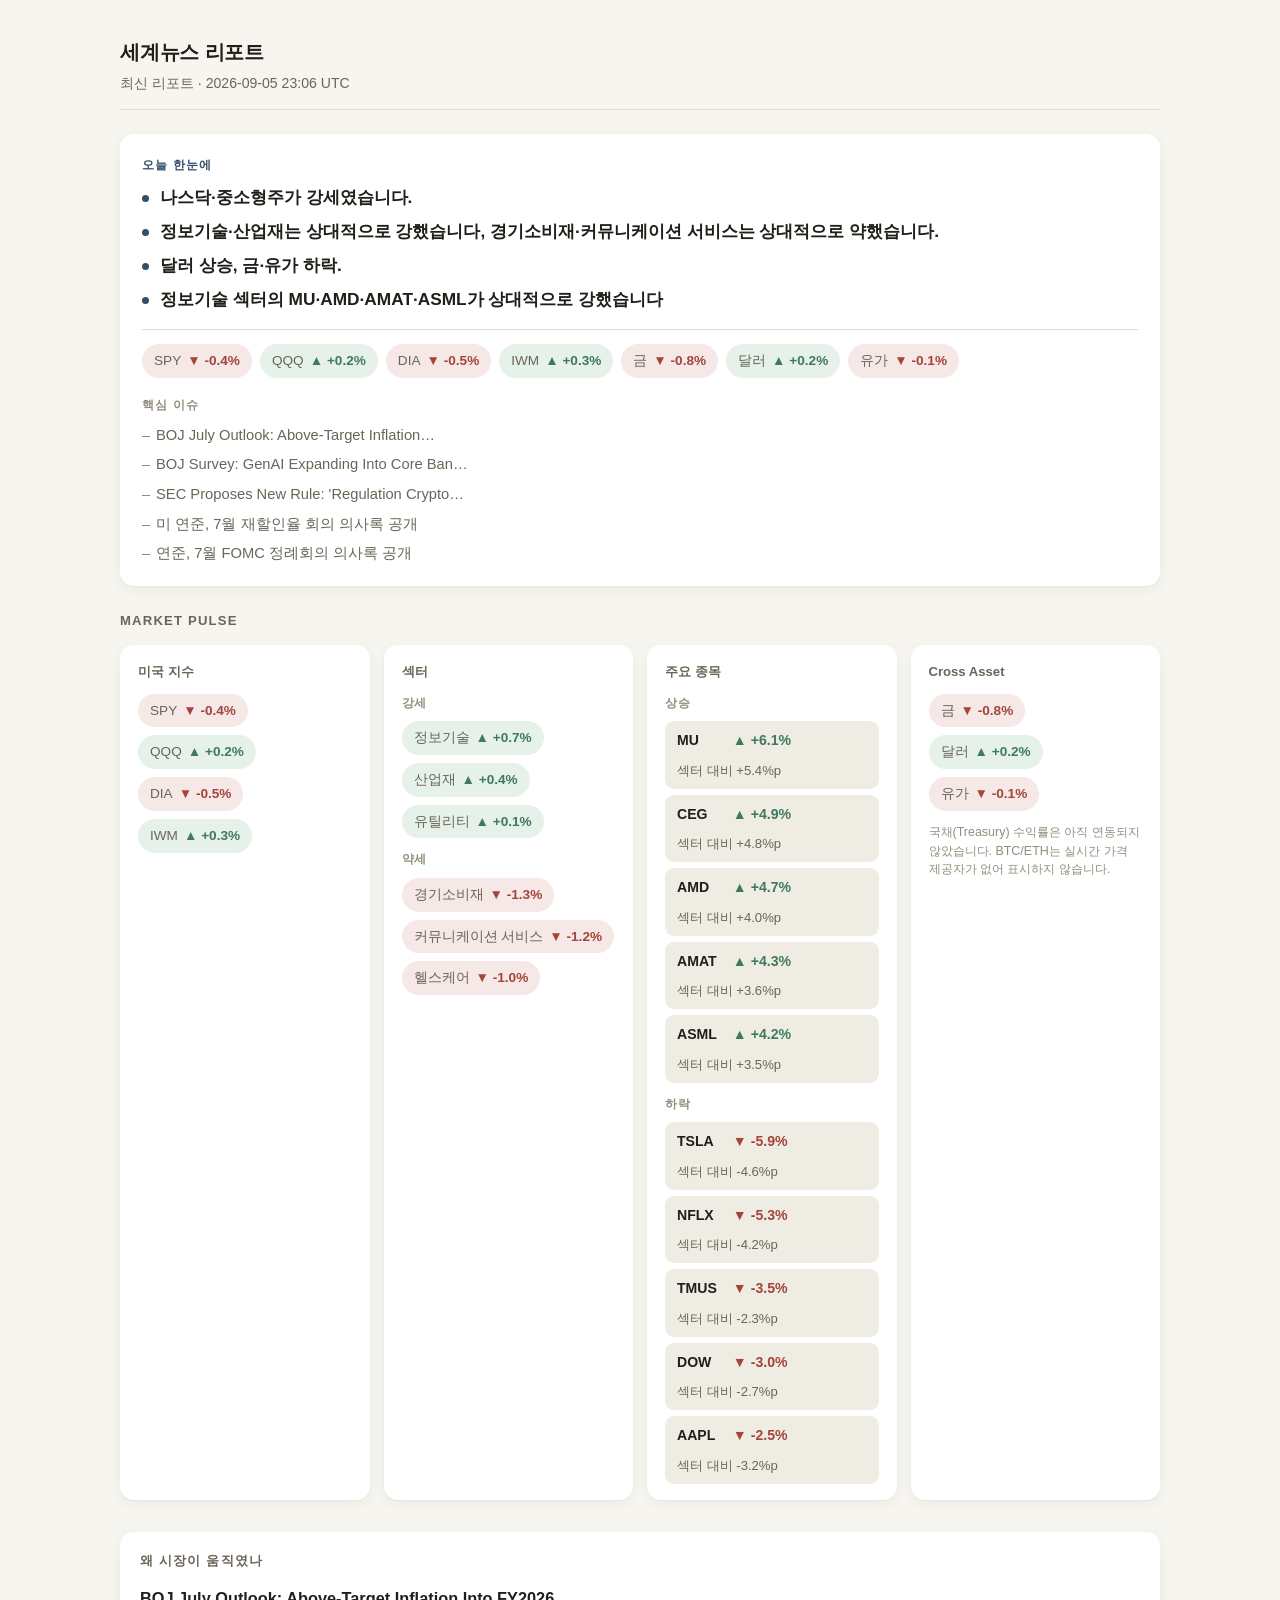
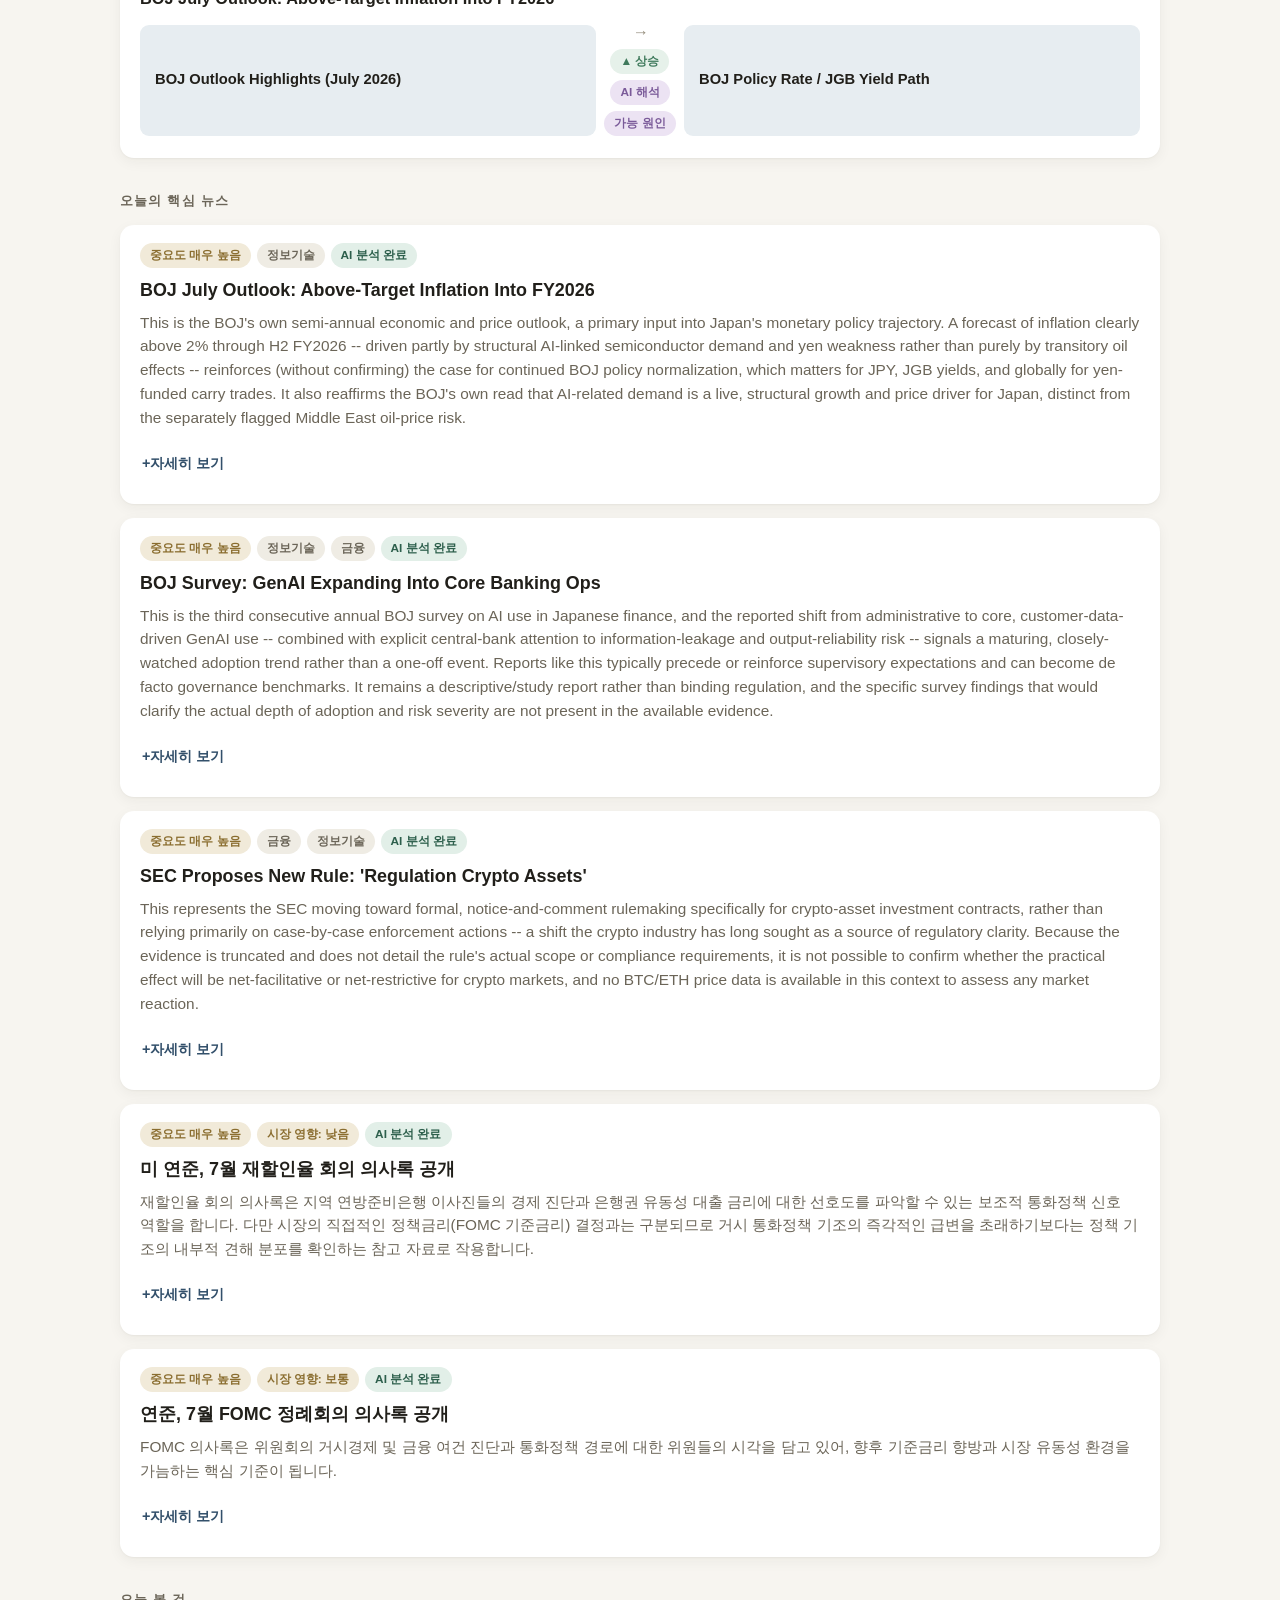
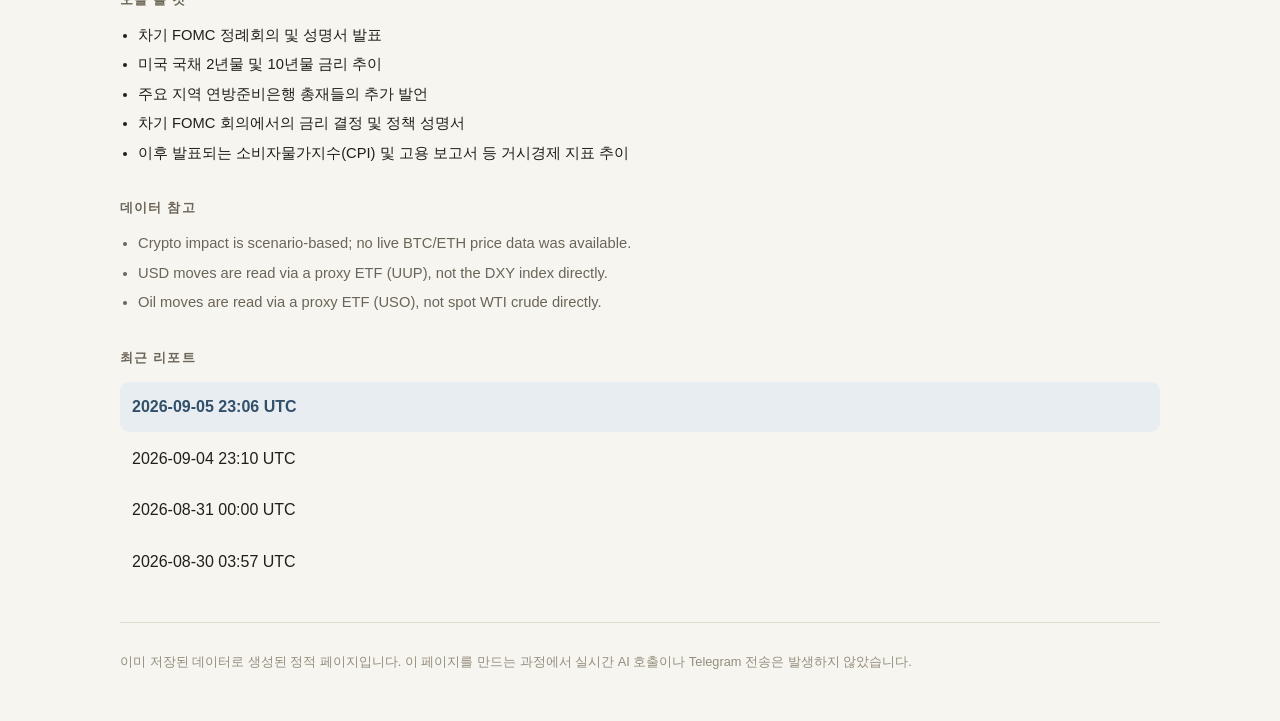
<file: index.html>
<!DOCTYPE html>
<html lang="ko">
<head>
<meta charset="utf-8">
<meta name="viewport" content="width=device-width, initial-scale=1">
<meta name="theme-color" content="#f7f5f0">
<title>세계뉴스 리포트 — 2026-09-05 23:06 UTC</title>
<link rel="stylesheet" href="assets/app.css">
<link rel="manifest" href="manifest.webmanifest">
</head>
<body>
<div class="page">
<header class="site-header">
<h1>세계뉴스 리포트</h1>
<p class="as-of">최신 리포트 · 2026-09-05 23:06 UTC</p>
</header>
<main>
<section class="hero" aria-labelledby="hero-h"><p class="hero-eyebrow" id="hero-h">오늘 한눈에</p><ul class="hero-glance"><li>나스닥·중소형주가 강세였습니다.</li><li>정보기술·산업재는 상대적으로 강했습니다, 경기소비재·커뮤니케이션 서비스는 상대적으로 약했습니다.</li><li>달러 상승, 금·유가 하락.</li><li>정보기술 섹터의 MU·AMD·AMAT·ASML가 상대적으로 강했습니다</li></ul><ul class="chip-row hero-chips"><li class="chip chip-down"><span class="chip-label">SPY</span><span class="chip-value">▼ -0.4%</span></li><li class="chip chip-up"><span class="chip-label">QQQ</span><span class="chip-value">▲ +0.2%</span></li><li class="chip chip-down"><span class="chip-label">DIA</span><span class="chip-value">▼ -0.5%</span></li><li class="chip chip-up"><span class="chip-label">IWM</span><span class="chip-value">▲ +0.3%</span></li><li class="chip chip-down"><span class="chip-label">금</span><span class="chip-value">▼ -0.8%</span></li><li class="chip chip-up"><span class="chip-label">달러</span><span class="chip-value">▲ +0.2%</span></li><li class="chip chip-down"><span class="chip-label">유가</span><span class="chip-value">▼ -0.1%</span></li></ul><p class="hero-issues-label">핵심 이슈</p><ul class="hero-issues"><li>BOJ July Outlook: Above-Target Inflation…</li><li>BOJ Survey: GenAI Expanding Into Core Ban…</li><li>SEC Proposes New Rule: &#x27;Regulation Crypto…</li><li>미 연준, 7월 재할인율 회의 의사록 공개</li><li>연준, 7월 FOMC 정례회의 의사록 공개</li></ul></section>
<section class="market-pulse" aria-labelledby="market-pulse-h"><h2 id="market-pulse-h">Market Pulse</h2><div class="pulse-grid"><div class="pulse-card"><h3 class="pulse-card-title">미국 지수</h3><ul class="chip-row"><li class="chip chip-down"><span class="chip-label">SPY</span><span class="chip-value">▼ -0.4%</span></li><li class="chip chip-up"><span class="chip-label">QQQ</span><span class="chip-value">▲ +0.2%</span></li><li class="chip chip-down"><span class="chip-label">DIA</span><span class="chip-value">▼ -0.5%</span></li><li class="chip chip-up"><span class="chip-label">IWM</span><span class="chip-value">▲ +0.3%</span></li></ul></div><div class="pulse-card"><h3 class="pulse-card-title">섹터</h3><p class="pulse-sub-label">강세</p><ul class="chip-row"><li class="chip chip-up"><span class="chip-label">정보기술</span><span class="chip-value">▲ +0.7%</span></li><li class="chip chip-up"><span class="chip-label">산업재</span><span class="chip-value">▲ +0.4%</span></li><li class="chip chip-up"><span class="chip-label">유틸리티</span><span class="chip-value">▲ +0.1%</span></li></ul><p class="pulse-sub-label">약세</p><ul class="chip-row"><li class="chip chip-down"><span class="chip-label">경기소비재</span><span class="chip-value">▼ -1.3%</span></li><li class="chip chip-down"><span class="chip-label">커뮤니케이션 서비스</span><span class="chip-value">▼ -1.2%</span></li><li class="chip chip-down"><span class="chip-label">헬스케어</span><span class="chip-value">▼ -1.0%</span></li></ul></div><div class="pulse-card"><h3 class="pulse-card-title">주요 종목</h3><p class="pulse-sub-label">상승</p><ul class="mover-list"><li class="mover-row"><span class="mover-symbol">MU</span><span class="mover-change mover-up">▲ +6.1%</span><span class="mover-relative">섹터 대비 +5.4%p</span></li><li class="mover-row"><span class="mover-symbol">CEG</span><span class="mover-change mover-up">▲ +4.9%</span><span class="mover-relative">섹터 대비 +4.8%p</span></li><li class="mover-row"><span class="mover-symbol">AMD</span><span class="mover-change mover-up">▲ +4.7%</span><span class="mover-relative">섹터 대비 +4.0%p</span></li><li class="mover-row"><span class="mover-symbol">AMAT</span><span class="mover-change mover-up">▲ +4.3%</span><span class="mover-relative">섹터 대비 +3.6%p</span></li><li class="mover-row"><span class="mover-symbol">ASML</span><span class="mover-change mover-up">▲ +4.2%</span><span class="mover-relative">섹터 대비 +3.5%p</span></li></ul><p class="pulse-sub-label">하락</p><ul class="mover-list"><li class="mover-row"><span class="mover-symbol">TSLA</span><span class="mover-change mover-down">▼ -5.9%</span><span class="mover-relative">섹터 대비 -4.6%p</span></li><li class="mover-row"><span class="mover-symbol">NFLX</span><span class="mover-change mover-down">▼ -5.3%</span><span class="mover-relative">섹터 대비 -4.2%p</span></li><li class="mover-row"><span class="mover-symbol">TMUS</span><span class="mover-change mover-down">▼ -3.5%</span><span class="mover-relative">섹터 대비 -2.3%p</span></li><li class="mover-row"><span class="mover-symbol">DOW</span><span class="mover-change mover-down">▼ -3.0%</span><span class="mover-relative">섹터 대비 -2.7%p</span></li><li class="mover-row"><span class="mover-symbol">AAPL</span><span class="mover-change mover-down">▼ -2.5%</span><span class="mover-relative">섹터 대비 -3.2%p</span></li></ul></div><div class="pulse-card"><h3 class="pulse-card-title">Cross Asset</h3><ul class="chip-row"><li class="chip chip-down"><span class="chip-label">금</span><span class="chip-value">▼ -0.8%</span></li><li class="chip chip-up"><span class="chip-label">달러</span><span class="chip-value">▲ +0.2%</span></li><li class="chip chip-down"><span class="chip-label">유가</span><span class="chip-value">▼ -0.1%</span></li></ul><p class="pulse-note">국채(Treasury) 수익률은 아직 연동되지 않았습니다. BTC/ETH는 실시간 가격 제공자가 없어 표시하지 않습니다.</p></div></div></section>
<section class="why-moved" aria-labelledby="why-moved-h"><h2 id="why-moved-h">왜 시장이 움직였나</h2><p class="why-moved-headline">BOJ July Outlook: Above-Target Inflation Into FY2026</p><div class="causal-chain"><div class="chain-node"><span>BOJ Outlook Highlights (July 2026)</span></div><div class="chain-arrow"><span class="chain-arrow-glyph" aria-hidden="true">↓</span><span class="chain-arrow-badges"><span class="badge badge-up">▲ 상승</span><span class="badge badge-inferred">AI 해석</span><span class="badge badge-inferred">가능 원인</span></span></div><div class="chain-node"><span>BOJ Policy Rate / JGB Yield Path</span></div></div></section>
<section class="key-stories" aria-labelledby="key-stories-h"><h2 id="key-stories-h">오늘의 핵심 뉴스</h2><div class="stories"><article class="story-card"><div class="story-badges"><span class="badge badge-neutral">중요도 매우 높음</span><span class="badge badge-muted">정보기술</span><span class="badge badge-grounded">AI 분석 완료</span></div><h3 class="story-headline">BOJ July Outlook: Above-Target Inflation Into FY2026</h3><p class="story-gist">This is the BOJ&#x27;s own semi-annual economic and price outlook, a primary input into Japan&#x27;s monetary policy trajectory. A forecast of inflation clearly above 2% through H2 FY2026 -- driven partly by structural AI-linked semiconductor demand and yen weakness rather than purely by transitory oil effects -- reinforces (without confirming) the case for continued BOJ policy normalization, which matters for JPY, JGB yields, and globally for yen-funded carry trades. It also reaffirms the BOJ&#x27;s own read that AI-related demand is a live, structural growth and price driver for Japan, distinct from the separately flagged Middle East oil-price risk.</p><details class="story-detail"><summary>자세히 보기</summary><div class="detail-block"><p class="detail-label">① 무슨 일이 있었나</p><p class="detail-text">The Bank of Japan released the &quot;Highlights of the Outlook for Economic Activity and Prices (July 2026)&quot; on August 17, 2026 (OFFICIAL/PRIMARY source). Per the report&#x27;s own stated text, Japan&#x27;s economy is projected to continue growing moderately but at a decelerating pace, supported by rising AI-related demand and government measures, while restrained by higher crude oil prices tied to the Middle East situation. Headline y/y CPI is projected to be clearly above 2% from the second half of FY2026, driven by higher semiconductor and other prices (reflecting AI-related demand), yen depreciation, and elevated crude oil prices; as the oil-price effect fades, inflation is expected to move toward around 2% through FY2028. Underlying (core) CPI inflation is expected to rise gradually toward a level generally consistent with the 2% price stability target. The report flags the Middle East situation, AI-related demand developments, and foreign-exchange developments as key risks, noting a risk that underlying CPI could deviate upward above the 2% target (the evidence excerpt is truncated beyond this point).</p></div><div class="detail-block"><p class="detail-label">② 왜 중요한가</p><p class="detail-text">This is the BOJ&#x27;s own semi-annual economic and price outlook, a primary input into Japan&#x27;s monetary policy trajectory. A forecast of inflation clearly above 2% through H2 FY2026 -- driven partly by structural AI-linked semiconductor demand and yen weakness rather than purely by transitory oil effects -- reinforces (without confirming) the case for continued BOJ policy normalization, which matters for JPY, JGB yields, and globally for yen-funded carry trades. It also reaffirms the BOJ&#x27;s own read that AI-related demand is a live, structural growth and price driver for Japan, distinct from the separately flagged Middle East oil-price risk.</p></div><div class="detail-block"><p class="detail-label">③ 원인 → 결과 → 영향</p><div class="causal-chain"><div class="chain-node"><span>BOJ Outlook Highlights (July 2026)</span></div><div class="chain-arrow"><span class="chain-arrow-glyph" aria-hidden="true">↓</span><span class="chain-arrow-badges"><span class="badge badge-up">▲ 상승</span><span class="badge badge-inferred">AI 해석</span><span class="badge badge-inferred">가능 원인</span></span></div><div class="chain-node"><span>BOJ Policy Rate / JGB Yield Path</span></div></div></div><div class="detail-block"><p class="detail-label">④ 수혜 가능</p><ul class="chip-row"><li class="chip chip-up">정보기술</li></ul></div><div class="detail-block"><p class="detail-label">⑦ 반대 시나리오</p><p class="detail-text">If crude oil prices ease as Middle East tensions de-escalate, the report&#x27;s above-2% CPI forecast for H2 FY2026 could prove too high, reducing near-term pressure on the BOJ to continue policy normalization.</p></div><div class="detail-block"><p class="detail-label">⑧ 이 분석이 틀릴 수 있는 조건</p><ul class="plain-list"><li>Actual Japan CPI prints for H2 FY2026 (from ~Oct 2026) coming in at or below 2%, contradicting the report&#x27;s central forecast.</li><li>A sustained drop in crude oil prices following de-escalation of the Middle East situation, removing one of the report&#x27;s stated inflation drivers.</li><li>The full BOJ Outlook Report (beyond this Highlights excerpt) revealing a materially different risk balance or board dissent.</li></ul></div><div class="detail-block"><p class="detail-label">⑩ 근거/출처</p><ul class="evidence-list"><li class="evidence-item"><span class="badge badge-grounded">보도</span><span class="evidence-statement">Highlights of the Outlook for Economic Activity and Prices (July 2026) (Mon, 17 Aug 2026 17:00:00 +0900)</span><a class="evidence-source" href="http://www.boj.or.jp/en/mopo/outlook/highlight/ten202607.htm">출처 보기</a></li><li class="evidence-item"><span class="badge badge-grounded">보도</span><span class="evidence-statement">Japan&#x27;s economy is likely to continue growing moderately, albeit at a decelerated rate, underpinned by factors such as an increase in AI-related demand and the government&#x27;s various measures, although it is expected to be pushed down by the rise in crude oil prices reflecting the impact of the situation in the Middle East. The year-on-year rate of increase in the CPI is likely to be clearly above 2 percent from the second half of fiscal 2026, affected by the rise in the prices of semiconductors and other items, reflecting the increase in AI-related demand, and the depreciation of the yen, in addition to the rise in crude oil prices. Thereafter, with the waning of the effects of high crude oil prices, the rate of increase is expected to move toward around 2 percent through fiscal 2028. Meanwhile, underlying CPI inflation, which excludes temporary fluctuations, is likely to increase gradually and then be at a level that is generally consistent with the price stability target of 2 percent. The impact of the situation in the Middle East, AI-related demand, and foreign exchange rate developments on economic activity and prices warrants attention. Regarding risks to the outlook for economic activity and prices, it is necessary to pay attention to the situation in the Middle East as well as developments in AI-related demand and foreign exchange rates, among other factors. There is a risk that underlying CPI inflation will deviate upward to a level above the 2 percent price stability...</span><a class="evidence-source" href="http://www.boj.or.jp/en/mopo/outlook/highlight/ten202607.htm">출처 보기</a></li></ul></div><p class="detail-confidence">신뢰도: 보통 · 55%</p></details></article><article class="story-card"><div class="story-badges"><span class="badge badge-neutral">중요도 매우 높음</span><span class="badge badge-muted">정보기술</span><span class="badge badge-muted">금융</span><span class="badge badge-grounded">AI 분석 완료</span></div><h3 class="story-headline">BOJ Survey: GenAI Expanding Into Core Banking Ops</h3><p class="story-gist">This is the third consecutive annual BOJ survey on AI use in Japanese finance, and the reported shift from administrative to core, customer-data-driven GenAI use -- combined with explicit central-bank attention to information-leakage and output-reliability risk -- signals a maturing, closely-watched adoption trend rather than a one-off event. Reports like this typically precede or reinforce supervisory expectations and can become de facto governance benchmarks. It remains a descriptive/study report rather than binding regulation, and the specific survey findings that would clarify the actual depth of adoption and risk severity are not present in the available evidence.</p><details class="story-detail"><summary>자세히 보기</summary><div class="detail-block"><p class="detail-label">① 무슨 일이 있었나</p><p class="detail-text">The Bank of Japan&#x27;s Financial System and Bank Examination Department published (Aug 24, 2026) an annex to the Financial System Report on the use and risk management of generative AI (GenAI) by Japanese financial institutions, based on its third AI-use survey since FY2024 (targeting 150 financial institutions) plus interviews with IT vendors and financial institutions. Per the report&#x27;s own text, GenAI use in Japanese financial institutions is expanding from general administrative tasks into core operations that leverage customer data, and is expected to expand and evolve further with technological advancement. The report states institutions need to understand GenAI-specific risks -- information leakage and the uncertainty of outputs and behaviors -- and enhance risk-management frameworks via a risk-based approach. The evidence excerpt is truncated exactly where the report&#x27;s specific survey findings begin, so the quantitative results (adoption rates, incident data, risk-management maturity levels) are not available in this context.</p></div><div class="detail-block"><p class="detail-label">② 왜 중요한가</p><p class="detail-text">This is the third consecutive annual BOJ survey on AI use in Japanese finance, and the reported shift from administrative to core, customer-data-driven GenAI use -- combined with explicit central-bank attention to information-leakage and output-reliability risk -- signals a maturing, closely-watched adoption trend rather than a one-off event. Reports like this typically precede or reinforce supervisory expectations and can become de facto governance benchmarks. It remains a descriptive/study report rather than binding regulation, and the specific survey findings that would clarify the actual depth of adoption and risk severity are not present in the available evidence.</p></div><div class="detail-block"><p class="detail-label">③ 원인 → 결과 → 영향</p><div class="causal-chain"><div class="chain-node"><span>BOJ Financial System Report Annex: GenAI Use and Risk Management</span></div><div class="chain-arrow"><span class="chain-arrow-glyph" aria-hidden="true">↓</span><span class="chain-arrow-badges"><span class="badge badge-neutral">혼조</span><span class="badge badge-inferred">AI 해석</span><span class="badge badge-inferred">가능 원인</span></span></div><div class="chain-node"><span>Financials (Japanese banking sector)</span></div></div></div><div class="detail-block"><p class="detail-label">④ 수혜 가능</p><ul class="chip-row"><li class="chip chip-up">정보기술</li></ul></div><div class="detail-block"><p class="detail-label">⑤ 부담 가능</p><ul class="chip-row"><li class="chip chip-down">금융</li></ul></div><div class="detail-block"><p class="detail-label">⑦ 반대 시나리오</p><p class="detail-text">If the (currently unseen) survey findings show GenAI adoption remains concentrated in low-risk administrative use cases rather than core operations, the report&#x27;s &#x27;expanding into core operations&#x27; framing would overstate the actual pace of change.</p></div><div class="detail-block"><p class="detail-label">⑧ 이 분석이 틀릴 수 있는 조건</p><ul class="plain-list"><li>Access to the full survey findings/statistics (currently truncated in available evidence) showing different adoption or risk levels than the introductory text describes.</li><li>Any subsequent BOJ supervisory guidance or binding requirement specifically tied to this report&#x27;s findings.</li><li>Data indicating GenAI adoption in Japanese financial institutions is not, in fact, shifting from administrative to core/customer-data operations.</li></ul></div><div class="detail-block"><p class="detail-label">⑩ 근거/출처</p><ul class="evidence-list"><li class="evidence-item"><span class="badge badge-grounded">보도</span><span class="evidence-statement">Financial System Report Annex &quot;Use and Risk Management of Generative AI by Japanese Financial Institutions&quot; (Mon, 24 Aug 2026 11:00:00 +0900)</span><a class="evidence-source" href="http://www.boj.or.jp/en/research/brp/fsr/fsrb260824.htm">출처 보기</a></li><li class="evidence-item"><span class="badge badge-grounded">보도</span><span class="evidence-statement">August 24, 2026 Financial System and Bank Examination Department, Bank of Japan Generative AI (GenAI) has been rapidly penetrating society, and its use in Japanese financial institutions is expanding from general administrative tasks to core operations leveraging customer data. The use of GenAI is expected to expand and evolve further with technological advancements. Financial institutions need to understand the specific risks of GenAI, such as information leakage and the uncertainty of outputs and behaviors, and to enhance risk management frameworks based on the risk-based approach. With these issues in mind, the Bank of Japan conducted a survey on the use of AI, etc., targeting 150 financial institutions. This is the third survey since fiscal year 2024. This Report, drawing on the views we exchanged in the interviews with some IT vendors and financial institutions, describes the current status and challenges in the use of GenAI and in risk management issues in the financial industry. The key findings from the survey and interviews are listed below:</span><a class="evidence-source" href="http://www.boj.or.jp/en/research/brp/fsr/fsrb260824.htm">출처 보기</a></li></ul></div><p class="detail-confidence">신뢰도: 보통 · 40%</p></details></article><article class="story-card"><div class="story-badges"><span class="badge badge-neutral">중요도 매우 높음</span><span class="badge badge-muted">금융</span><span class="badge badge-muted">정보기술</span><span class="badge badge-grounded">AI 분석 완료</span></div><h3 class="story-headline">SEC Proposes New Rule: &#x27;Regulation Crypto Assets&#x27;</h3><p class="story-gist">This represents the SEC moving toward formal, notice-and-comment rulemaking specifically for crypto-asset investment contracts, rather than relying primarily on case-by-case enforcement actions -- a shift the crypto industry has long sought as a source of regulatory clarity. Because the evidence is truncated and does not detail the rule&#x27;s actual scope or compliance requirements, it is not possible to confirm whether the practical effect will be net-facilitative or net-restrictive for crypto markets, and no BTC/ETH price data is available in this context to assess any market reaction.</p><details class="story-detail"><summary>자세히 보기</summary><div class="detail-block"><p class="detail-label">① 무슨 일이 있었나</p><p class="detail-text">The U.S. Securities and Exchange Commission announced on August 18, 2026 that it proposed new rules titled &#x27;Regulation Crypto Assets,&#x27; described by the SEC as intended to create a clear and fit-for-purpose framework for certain investment contracts involving crypto assets. The available evidence is a truncated summary that cuts off after stating &#x27;This proposal follows...&#x27;, so what prior action or context this proposal follows, and the specific provisions of the framework, are not available in this context.</p></div><div class="detail-block"><p class="detail-label">② 왜 중요한가</p><p class="detail-text">This represents the SEC moving toward formal, notice-and-comment rulemaking specifically for crypto-asset investment contracts, rather than relying primarily on case-by-case enforcement actions -- a shift the crypto industry has long sought as a source of regulatory clarity. Because the evidence is truncated and does not detail the rule&#x27;s actual scope or compliance requirements, it is not possible to confirm whether the practical effect will be net-facilitative or net-restrictive for crypto markets, and no BTC/ETH price data is available in this context to assess any market reaction.</p></div><div class="detail-block"><p class="detail-label">③ 원인 → 결과 → 영향</p><div class="causal-chain"><div class="chain-node"><span>SEC Proposes New &#x27;Regulation Crypto Assets&#x27;</span></div><div class="chain-arrow"><span class="chain-arrow-glyph" aria-hidden="true">↓</span><span class="chain-arrow-badges"><span class="badge badge-up">▲ 상승</span><span class="badge badge-inferred">AI 해석</span><span class="badge badge-inferred">가능 원인</span></span></div><div class="chain-node"><span>US Crypto Regulatory Clarity</span></div></div></div><div class="detail-block"><p class="detail-label">④ 수혜 가능</p><ul class="chip-row"><li class="chip chip-up">금융</li><li class="chip chip-up">정보기술</li></ul></div><div class="detail-block"><p class="detail-label">⑦ 반대 시나리오</p><p class="detail-text">If the proposed framework imposes stricter registration or compliance requirements than the current ad hoc enforcement approach, it could be read as a net-restrictive development for parts of the crypto industry despite the &#x27;clear and fit-for-purpose&#x27; framing.</p></div><div class="detail-block"><p class="detail-label">⑧ 이 분석이 틀릴 수 있는 조건</p><ul class="plain-list"><li>Full text of the proposed rule detailing specific compliance requirements, covered assets, and any registration or safe-harbor pathways.</li><li>Public comment period feedback and any modifications the SEC makes before final rule adoption.</li><li>Explicit clarification of whether and how Bitcoin and Ethereum specifically fall within this framework&#x27;s scope, given their differing treatment in prior SEC statements.</li></ul></div><div class="detail-block"><p class="detail-label">⑩ 근거/출처</p><ul class="evidence-list"><li class="evidence-item"><span class="badge badge-grounded">보도</span><span class="evidence-statement">The Securities and Exchange Commission today announced that it proposed new rules, titled “Regulation Crypto Assets,” that would create a clear and fit-for-purpose framework for certain investment contracts involving crypto assets. This proposal follows...</span><a class="evidence-source" href="https://www.sec.gov/newsroom/press-releases/2026-76-sec-proposes-new-regulation-crypto-assets">출처 보기</a></li></ul></div><p class="detail-confidence">신뢰도: 낮음 · 30%</p></details></article><article class="story-card"><div class="story-badges"><span class="badge badge-neutral">중요도 매우 높음</span><span class="badge badge-neutral">시장 영향: 낮음</span><span class="badge badge-grounded">AI 분석 완료</span></div><h3 class="story-headline">미 연준, 7월 재할인율 회의 의사록 공개</h3><p class="story-gist">재할인율 회의 의사록은 지역 연방준비은행 이사진들의 경제 진단과 은행권 유동성 대출 금리에 대한 선호도를 파악할 수 있는 보조적 통화정책 신호 역할을 합니다. 다만 시장의 직접적인 정책금리(FOMC 기준금리) 결정과는 구분되므로 거시 통화정책 기조의 즉각적인 급변을 초래하기보다는 정책 기조의 내부적 견해 분포를 확인하는 참고 자료로 작용합니다.</p><details class="story-detail"><summary>자세히 보기</summary><div class="detail-block"><p class="detail-label">① 무슨 일이 있었나</p><p class="detail-text">미국 연방준비제도(Fed) 이사회가 2026년 7월 20일 및 7월 29일에 개최된 재할인율(Discount Rate) 회의의 의사록을 공식 발표했습니다. 해당 의사록은 수신 금융기관에 제공되는 재할인창구 대출 금리 검토 및 결정 과정을 담고 있으며, FOMC의 연방기금금리 목표 범위 설정과는 별개의 절차로 진행됩니다.</p></div><div class="detail-block"><p class="detail-label">② 왜 중요한가</p><p class="detail-text">재할인율 회의 의사록은 지역 연방준비은행 이사진들의 경제 진단과 은행권 유동성 대출 금리에 대한 선호도를 파악할 수 있는 보조적 통화정책 신호 역할을 합니다. 다만 시장의 직접적인 정책금리(FOMC 기준금리) 결정과는 구분되므로 거시 통화정책 기조의 즉각적인 급변을 초래하기보다는 정책 기조의 내부적 견해 분포를 확인하는 참고 자료로 작용합니다.</p></div><div class="detail-block"><p class="detail-label">③ 원인 → 결과 → 영향</p><div class="causal-chain"><div class="chain-node"><span>연준 재할인율 회의 의사록 공개</span></div><div class="chain-arrow"><span class="chain-arrow-glyph" aria-hidden="true">↓</span><span class="chain-arrow-badges"><span class="badge badge-neutral">보합</span><span class="badge badge-grounded">보도</span><span class="badge badge-grounded">확정 원인</span></span></div><div class="chain-node"><span>연준 유동성 정책 기조 및 은행권 대출 환경</span></div><div class="chain-arrow"><span class="chain-arrow-glyph" aria-hidden="true">↓</span><span class="chain-arrow-badges"><span class="badge badge-neutral">보합</span><span class="badge badge-inferred">AI 해석</span><span class="badge badge-inferred">가능 원인</span></span></div><div class="chain-node"><span>미국 국채 금리</span></div></div></div><div class="detail-block"><p class="detail-label">⑦ 반대 시나리오</p><p class="detail-text">의사록 내 다수 지역 연은 총재들의 급격한 금리 변경 요구가 포함되어 있을 경우 차기 FOMC 회의에 대한 정책 불확실성이 커지며 시장 변동성이 확대될 수 있습니다.</p></div><div class="detail-block"><p class="detail-label">⑧ 이 분석이 틀릴 수 있는 조건</p><ul class="plain-list"><li>재할인율 회의 의사록 내용이 FOMC의 향후 통화정책 방향성에 대한 직접적 가이던스 변화로 시장에 해석되는 경우</li><li>재할인창구 대출 규정 및 금리 체계의 구조적 변경이 발표되는 경우</li></ul></div><div class="detail-block"><p class="detail-label">⑨ 다음에 볼 것</p><ul class="plain-list"><li>차기 FOMC 정례회의 및 성명서 발표</li><li>미국 국채 2년물 및 10년물 금리 추이</li><li>주요 지역 연방준비은행 총재들의 추가 발언</li></ul></div><div class="detail-block"><p class="detail-label">⑩ 근거/출처</p><ul class="evidence-list"><li class="evidence-item"><span class="badge badge-grounded">보도</span><span class="evidence-statement">Minutes of the Board&amp;#39;s discount rate meetings on July 20 and July 29, 2026</span><a class="evidence-source" href="https://www.federalreserve.gov/newsevents/pressreleases/monetary20260825a.htm">출처 보기</a></li><li class="evidence-item"><span class="badge badge-grounded">보도</span><span class="evidence-statement">For release at 2:00 p.m. EDT Share The Federal Reserve Board on Tuesday released the minutes from its recent meetings to review and determine the discount rates provided to depository institutions through the discount window. Today&#x27;s minutes cover the Board meetings that occurred on July 20 and July 29, 2026. The Board&#x27;s process for setting the discount rate is distinct from the process the Federal Open Market Committee follows in setting the target range for the federal funds rate.</span><a class="evidence-source" href="https://www.federalreserve.gov/newsevents/pressreleases/monetary20260825a.htm">출처 보기</a></li></ul></div><p class="detail-confidence">신뢰도: 높음 · 75%</p></details></article><article class="story-card"><div class="story-badges"><span class="badge badge-neutral">중요도 매우 높음</span><span class="badge badge-neutral">시장 영향: 보통</span><span class="badge badge-grounded">AI 분석 완료</span></div><h3 class="story-headline">연준, 7월 FOMC 정례회의 의사록 공개</h3><p class="story-gist">FOMC 의사록은 위원회의 거시경제 및 금융 여건 진단과 통화정책 경로에 대한 위원들의 시각을 담고 있어, 향후 기준금리 향방과 시장 유동성 환경을 가늠하는 핵심 기준이 됩니다.</p><details class="story-detail"><summary>자세히 보기</summary><div class="detail-block"><p class="detail-label">① 무슨 일이 있었나</p><p class="detail-text">미국 연방준비제도(Fed)가 2026년 7월 28~29일 개최된 연방공개시장위원회(FOMC) 정례회의 의사록을 8월 19일 공개했습니다.</p></div><div class="detail-block"><p class="detail-label">② 왜 중요한가</p><p class="detail-text">FOMC 의사록은 위원회의 거시경제 및 금융 여건 진단과 통화정책 경로에 대한 위원들의 시각을 담고 있어, 향후 기준금리 향방과 시장 유동성 환경을 가늠하는 핵심 기준이 됩니다.</p></div><div class="detail-block"><p class="detail-label">③ 원인 → 결과 → 영향</p><div class="causal-chain"><div class="chain-node"><span>7월 FOMC 의사록 공개</span></div><div class="chain-arrow"><span class="chain-arrow-glyph" aria-hidden="true">↓</span><span class="chain-arrow-badges"><span class="badge badge-neutral">보합</span><span class="badge badge-inferred">AI 해석</span><span class="badge badge-grounded">유력 원인</span></span></div><div class="chain-node"><span>통화정책 및 금리 전망</span></div><div class="chain-arrow"><span class="chain-arrow-glyph" aria-hidden="true">↓</span><span class="chain-arrow-badges"><span class="badge badge-neutral">불확실</span><span class="badge badge-inferred">가설</span><span class="badge badge-inferred">가능 원인</span></span></div><div class="chain-node"><span>U.S. 10-Year Treasury Yield</span></div></div></div><div class="detail-block"><p class="detail-label">⑦ 반대 시나리오</p><p class="detail-text">의사록 내용이 시장의 기존 예상과 완전히 일치하여 금리 및 자산 시장 전반에 실질적인 가격 변동을 유발하지 않는 시나리오</p></div><div class="detail-block"><p class="detail-label">⑧ 이 분석이 틀릴 수 있는 조건</p><ul class="plain-list"><li>의사록 발표 이후 발표되는 경제 지표가 급변하여 의사록에 담긴 위원회의 판단이 빠르게 실효성을 잃는 경우</li></ul></div><div class="detail-block"><p class="detail-label">⑨ 다음에 볼 것</p><ul class="plain-list"><li>차기 FOMC 회의에서의 금리 결정 및 정책 성명서</li><li>이후 발표되는 소비자물가지수(CPI) 및 고용 보고서 등 거시경제 지표 추이</li></ul></div><div class="detail-block"><p class="detail-label">⑩ 근거/출처</p><ul class="evidence-list"><li class="evidence-item"><span class="badge badge-grounded">보도</span><span class="evidence-statement">Minutes of the Federal Open Market Committee, July 28–29, 2026 (Wed, 19 Aug 2026 18:00:00 GMT)</span><a class="evidence-source" href="https://www.federalreserve.gov/newsevents/pressreleases/monetary20260819a.htm">출처 보기</a></li><li class="evidence-item"><span class="badge badge-grounded">보도</span><span class="evidence-statement">For release at 2:00 p.m. EDT Share The Federal Reserve on Wednesday released the minutes of the Federal Open Market Committee meeting that was held on July 28â29, 2026. The minutes for each regularly scheduled meeting of the Committee are generally published three weeks after the day of the policy decision. The descriptions of economic and financial conditions contained in these minutes are based solely on the information that was available to the Committee at the time of the meeting. Minutes of Federal Open Market Committee July 28â29, 2026: HTML | PDF</span><a class="evidence-source" href="https://www.federalreserve.gov/newsevents/pressreleases/monetary20260819a.htm">출처 보기</a></li></ul></div><p class="detail-confidence">신뢰도: 높음 · 70%</p></details></article></div></section>
<section class="watchlist" aria-labelledby="watchlist-h"><h2 id="watchlist-h">오늘 볼 것</h2><ul class="plain-list"><li>차기 FOMC 정례회의 및 성명서 발표</li><li>미국 국채 2년물 및 10년물 금리 추이</li><li>주요 지역 연방준비은행 총재들의 추가 발언</li><li>차기 FOMC 회의에서의 금리 결정 및 정책 성명서</li><li>이후 발표되는 소비자물가지수(CPI) 및 고용 보고서 등 거시경제 지표 추이</li></ul></section>
<section class="limitations-section" aria-labelledby="limitations-h"><h2 id="limitations-h">데이터 참고</h2><ul class="plain-list limitations"><li>Crypto impact is scenario-based; no live BTC/ETH price data was available.</li><li>USD moves are read via a proxy ETF (UUP), not the DXY index directly.</li><li>Oil moves are read via a proxy ETF (USO), not spot WTI crude directly.</li></ul></section>
</main>
<nav class="recent-reports" aria-label="최근 리포트">
<h2>최근 리포트</h2>
<ul>
<li><span class="current">2026-09-05 23:06 UTC</span></li>
<li><a href="briefs/21a7680169e1fb2f32da15c5db4c6b1a129742a62a7b8894603660bc79b18dda.html">2026-09-04 23:10 UTC</a></li>
<li><a href="briefs/0c5b43796677468f30ce314797f086822d254f47e03d64207e31169bab1d7242.html">2026-08-31 00:00 UTC</a></li>
<li><a href="briefs/43ecc068a095317ce61b20161bef1b26c5c4530ffd1cc330fe00c82a51268987.html">2026-08-30 03:57 UTC</a></li>
</ul>
</nav>
<footer class="site-footer">
<p>이미 저장된 데이터로 생성된 정적 페이지입니다. 이 페이지를 만드는 과정에서 실시간 AI 호출이나 Telegram 전송은 발생하지 않았습니다.</p>
</footer>
</div>
</body>
</html>
</file>
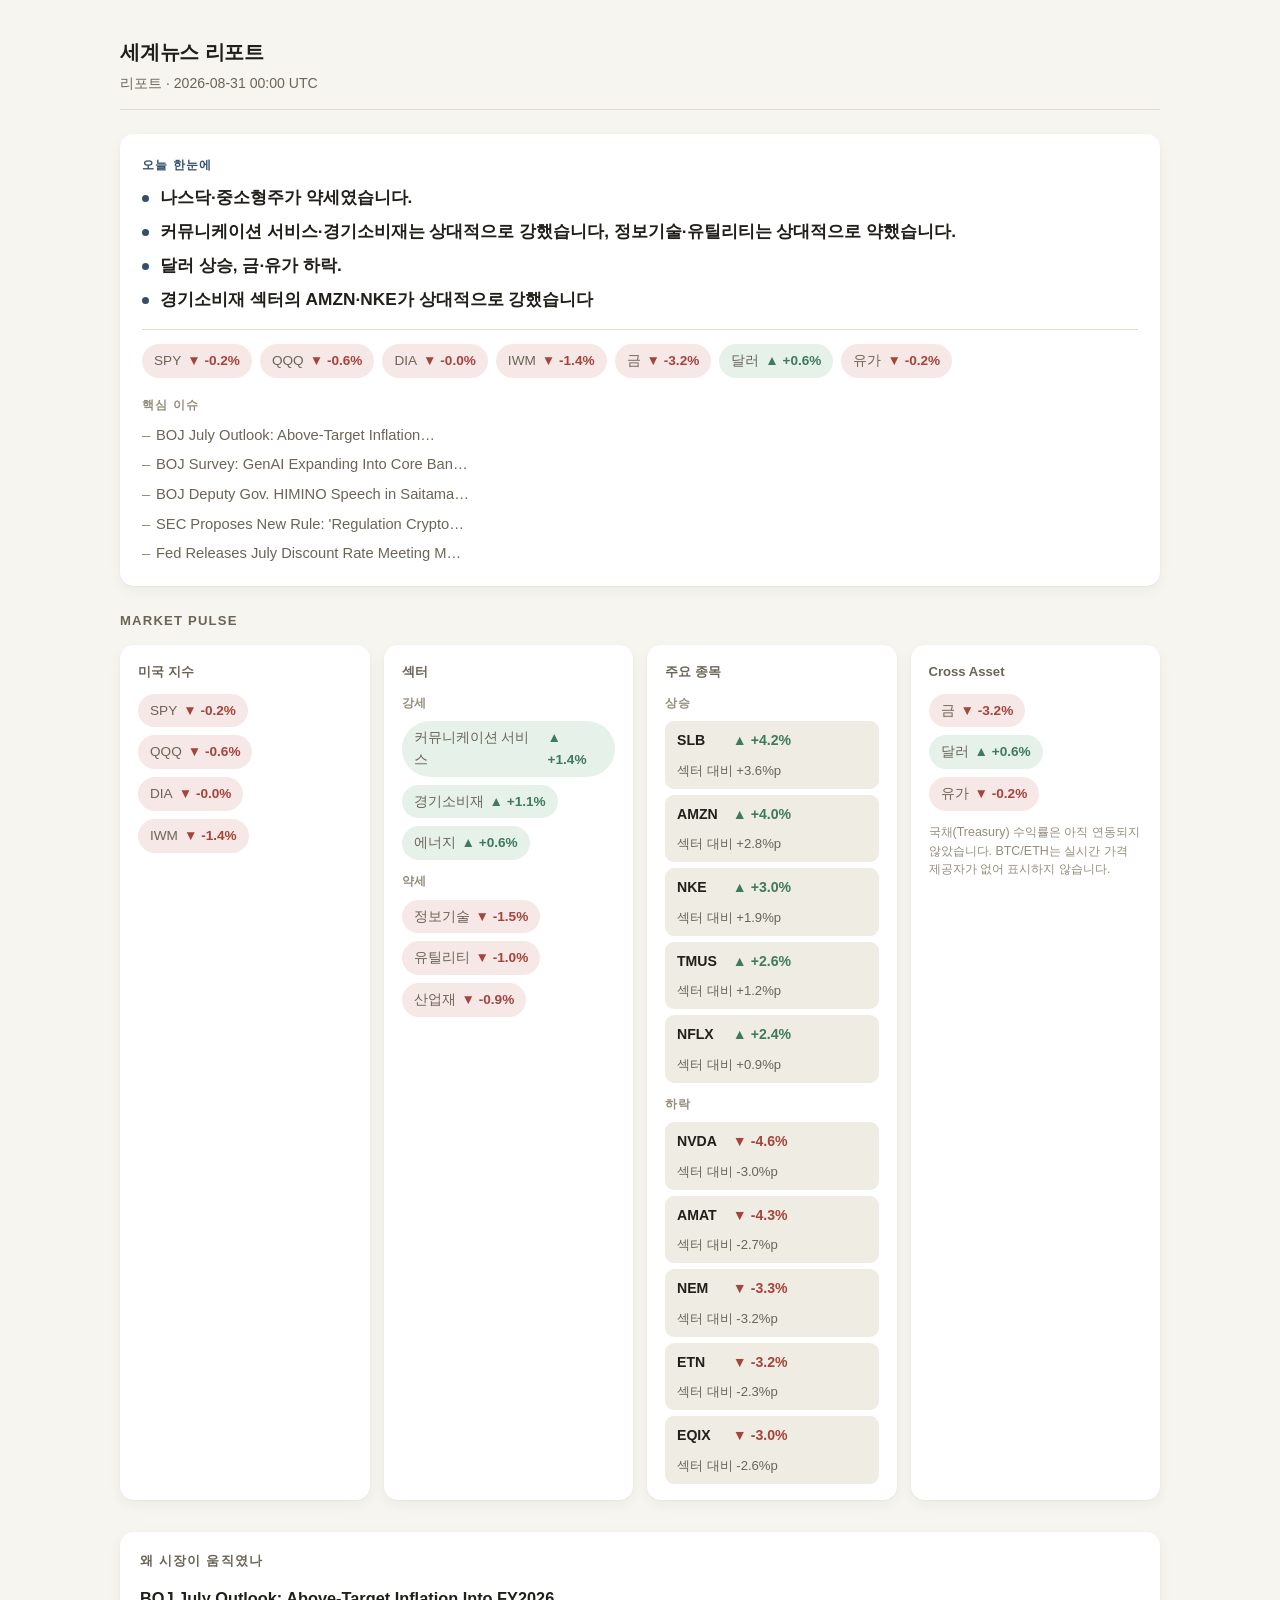
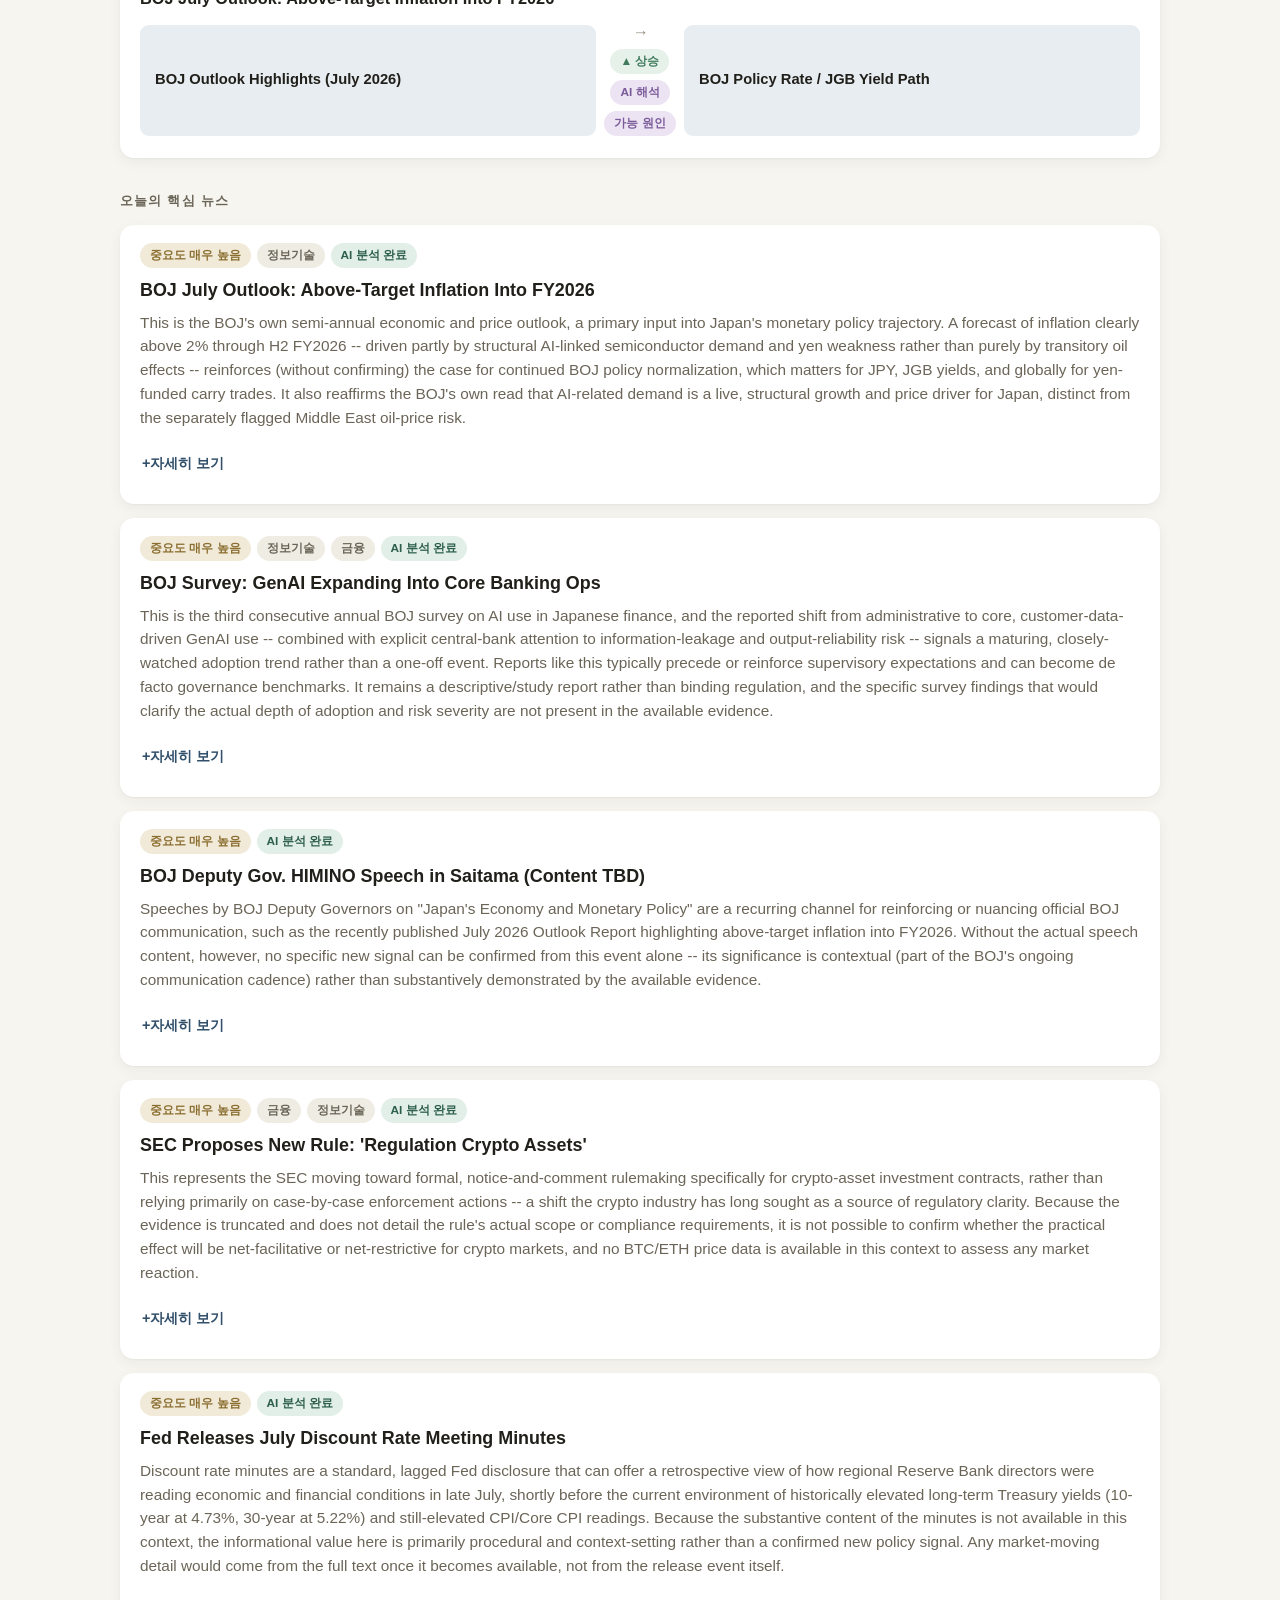
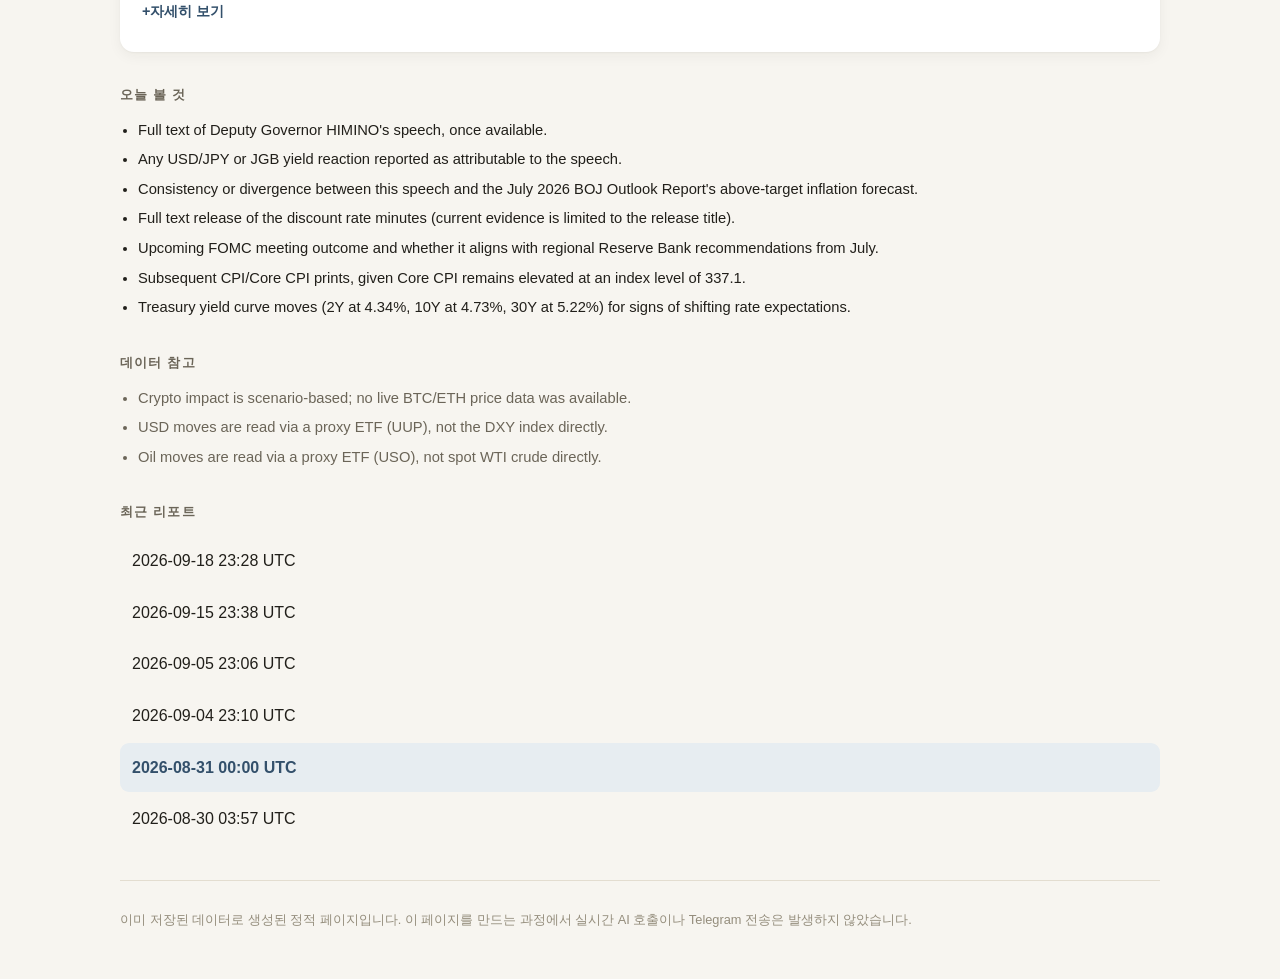
<file: briefs/0c5b43796677468f30ce314797f086822d254f47e03d64207e31169bab1d7242.html>
<!DOCTYPE html>
<html lang="ko">
<head>
<meta charset="utf-8">
<meta name="viewport" content="width=device-width, initial-scale=1">
<meta name="theme-color" content="#f7f5f0">
<title>세계뉴스 리포트 — 2026-08-31 00:00 UTC</title>
<link rel="stylesheet" href="../assets/app.css">
<link rel="manifest" href="../manifest.webmanifest">
</head>
<body>
<div class="page">
<header class="site-header">
<h1>세계뉴스 리포트</h1>
<p class="as-of">리포트 · 2026-08-31 00:00 UTC</p>
</header>
<main>
<section class="hero" aria-labelledby="hero-h"><p class="hero-eyebrow" id="hero-h">오늘 한눈에</p><ul class="hero-glance"><li>나스닥·중소형주가 약세였습니다.</li><li>커뮤니케이션 서비스·경기소비재는 상대적으로 강했습니다, 정보기술·유틸리티는 상대적으로 약했습니다.</li><li>달러 상승, 금·유가 하락.</li><li>경기소비재 섹터의 AMZN·NKE가 상대적으로 강했습니다</li></ul><ul class="chip-row hero-chips"><li class="chip chip-down"><span class="chip-label">SPY</span><span class="chip-value">▼ -0.2%</span></li><li class="chip chip-down"><span class="chip-label">QQQ</span><span class="chip-value">▼ -0.6%</span></li><li class="chip chip-down"><span class="chip-label">DIA</span><span class="chip-value">▼ -0.0%</span></li><li class="chip chip-down"><span class="chip-label">IWM</span><span class="chip-value">▼ -1.4%</span></li><li class="chip chip-down"><span class="chip-label">금</span><span class="chip-value">▼ -3.2%</span></li><li class="chip chip-up"><span class="chip-label">달러</span><span class="chip-value">▲ +0.6%</span></li><li class="chip chip-down"><span class="chip-label">유가</span><span class="chip-value">▼ -0.2%</span></li></ul><p class="hero-issues-label">핵심 이슈</p><ul class="hero-issues"><li>BOJ July Outlook: Above-Target Inflation…</li><li>BOJ Survey: GenAI Expanding Into Core Ban…</li><li>BOJ Deputy Gov. HIMINO Speech in Saitama…</li><li>SEC Proposes New Rule: &#x27;Regulation Crypto…</li><li>Fed Releases July Discount Rate Meeting M…</li></ul></section>
<section class="market-pulse" aria-labelledby="market-pulse-h"><h2 id="market-pulse-h">Market Pulse</h2><div class="pulse-grid"><div class="pulse-card"><h3 class="pulse-card-title">미국 지수</h3><ul class="chip-row"><li class="chip chip-down"><span class="chip-label">SPY</span><span class="chip-value">▼ -0.2%</span></li><li class="chip chip-down"><span class="chip-label">QQQ</span><span class="chip-value">▼ -0.6%</span></li><li class="chip chip-down"><span class="chip-label">DIA</span><span class="chip-value">▼ -0.0%</span></li><li class="chip chip-down"><span class="chip-label">IWM</span><span class="chip-value">▼ -1.4%</span></li></ul></div><div class="pulse-card"><h3 class="pulse-card-title">섹터</h3><p class="pulse-sub-label">강세</p><ul class="chip-row"><li class="chip chip-up"><span class="chip-label">커뮤니케이션 서비스</span><span class="chip-value">▲ +1.4%</span></li><li class="chip chip-up"><span class="chip-label">경기소비재</span><span class="chip-value">▲ +1.1%</span></li><li class="chip chip-up"><span class="chip-label">에너지</span><span class="chip-value">▲ +0.6%</span></li></ul><p class="pulse-sub-label">약세</p><ul class="chip-row"><li class="chip chip-down"><span class="chip-label">정보기술</span><span class="chip-value">▼ -1.5%</span></li><li class="chip chip-down"><span class="chip-label">유틸리티</span><span class="chip-value">▼ -1.0%</span></li><li class="chip chip-down"><span class="chip-label">산업재</span><span class="chip-value">▼ -0.9%</span></li></ul></div><div class="pulse-card"><h3 class="pulse-card-title">주요 종목</h3><p class="pulse-sub-label">상승</p><ul class="mover-list"><li class="mover-row"><span class="mover-symbol">SLB</span><span class="mover-change mover-up">▲ +4.2%</span><span class="mover-relative">섹터 대비 +3.6%p</span></li><li class="mover-row"><span class="mover-symbol">AMZN</span><span class="mover-change mover-up">▲ +4.0%</span><span class="mover-relative">섹터 대비 +2.8%p</span></li><li class="mover-row"><span class="mover-symbol">NKE</span><span class="mover-change mover-up">▲ +3.0%</span><span class="mover-relative">섹터 대비 +1.9%p</span></li><li class="mover-row"><span class="mover-symbol">TMUS</span><span class="mover-change mover-up">▲ +2.6%</span><span class="mover-relative">섹터 대비 +1.2%p</span></li><li class="mover-row"><span class="mover-symbol">NFLX</span><span class="mover-change mover-up">▲ +2.4%</span><span class="mover-relative">섹터 대비 +0.9%p</span></li></ul><p class="pulse-sub-label">하락</p><ul class="mover-list"><li class="mover-row"><span class="mover-symbol">NVDA</span><span class="mover-change mover-down">▼ -4.6%</span><span class="mover-relative">섹터 대비 -3.0%p</span></li><li class="mover-row"><span class="mover-symbol">AMAT</span><span class="mover-change mover-down">▼ -4.3%</span><span class="mover-relative">섹터 대비 -2.7%p</span></li><li class="mover-row"><span class="mover-symbol">NEM</span><span class="mover-change mover-down">▼ -3.3%</span><span class="mover-relative">섹터 대비 -3.2%p</span></li><li class="mover-row"><span class="mover-symbol">ETN</span><span class="mover-change mover-down">▼ -3.2%</span><span class="mover-relative">섹터 대비 -2.3%p</span></li><li class="mover-row"><span class="mover-symbol">EQIX</span><span class="mover-change mover-down">▼ -3.0%</span><span class="mover-relative">섹터 대비 -2.6%p</span></li></ul></div><div class="pulse-card"><h3 class="pulse-card-title">Cross Asset</h3><ul class="chip-row"><li class="chip chip-down"><span class="chip-label">금</span><span class="chip-value">▼ -3.2%</span></li><li class="chip chip-up"><span class="chip-label">달러</span><span class="chip-value">▲ +0.6%</span></li><li class="chip chip-down"><span class="chip-label">유가</span><span class="chip-value">▼ -0.2%</span></li></ul><p class="pulse-note">국채(Treasury) 수익률은 아직 연동되지 않았습니다. BTC/ETH는 실시간 가격 제공자가 없어 표시하지 않습니다.</p></div></div></section>
<section class="why-moved" aria-labelledby="why-moved-h"><h2 id="why-moved-h">왜 시장이 움직였나</h2><p class="why-moved-headline">BOJ July Outlook: Above-Target Inflation Into FY2026</p><div class="causal-chain"><div class="chain-node"><span>BOJ Outlook Highlights (July 2026)</span></div><div class="chain-arrow"><span class="chain-arrow-glyph" aria-hidden="true">↓</span><span class="chain-arrow-badges"><span class="badge badge-up">▲ 상승</span><span class="badge badge-inferred">AI 해석</span><span class="badge badge-inferred">가능 원인</span></span></div><div class="chain-node"><span>BOJ Policy Rate / JGB Yield Path</span></div></div></section>
<section class="key-stories" aria-labelledby="key-stories-h"><h2 id="key-stories-h">오늘의 핵심 뉴스</h2><div class="stories"><article class="story-card"><div class="story-badges"><span class="badge badge-neutral">중요도 매우 높음</span><span class="badge badge-muted">정보기술</span><span class="badge badge-grounded">AI 분석 완료</span></div><h3 class="story-headline">BOJ July Outlook: Above-Target Inflation Into FY2026</h3><p class="story-gist">This is the BOJ&#x27;s own semi-annual economic and price outlook, a primary input into Japan&#x27;s monetary policy trajectory. A forecast of inflation clearly above 2% through H2 FY2026 -- driven partly by structural AI-linked semiconductor demand and yen weakness rather than purely by transitory oil effects -- reinforces (without confirming) the case for continued BOJ policy normalization, which matters for JPY, JGB yields, and globally for yen-funded carry trades. It also reaffirms the BOJ&#x27;s own read that AI-related demand is a live, structural growth and price driver for Japan, distinct from the separately flagged Middle East oil-price risk.</p><details class="story-detail"><summary>자세히 보기</summary><div class="detail-block"><p class="detail-label">① 무슨 일이 있었나</p><p class="detail-text">The Bank of Japan released the &quot;Highlights of the Outlook for Economic Activity and Prices (July 2026)&quot; on August 17, 2026 (OFFICIAL/PRIMARY source). Per the report&#x27;s own stated text, Japan&#x27;s economy is projected to continue growing moderately but at a decelerating pace, supported by rising AI-related demand and government measures, while restrained by higher crude oil prices tied to the Middle East situation. Headline y/y CPI is projected to be clearly above 2% from the second half of FY2026, driven by higher semiconductor and other prices (reflecting AI-related demand), yen depreciation, and elevated crude oil prices; as the oil-price effect fades, inflation is expected to move toward around 2% through FY2028. Underlying (core) CPI inflation is expected to rise gradually toward a level generally consistent with the 2% price stability target. The report flags the Middle East situation, AI-related demand developments, and foreign-exchange developments as key risks, noting a risk that underlying CPI could deviate upward above the 2% target (the evidence excerpt is truncated beyond this point).</p></div><div class="detail-block"><p class="detail-label">② 왜 중요한가</p><p class="detail-text">This is the BOJ&#x27;s own semi-annual economic and price outlook, a primary input into Japan&#x27;s monetary policy trajectory. A forecast of inflation clearly above 2% through H2 FY2026 -- driven partly by structural AI-linked semiconductor demand and yen weakness rather than purely by transitory oil effects -- reinforces (without confirming) the case for continued BOJ policy normalization, which matters for JPY, JGB yields, and globally for yen-funded carry trades. It also reaffirms the BOJ&#x27;s own read that AI-related demand is a live, structural growth and price driver for Japan, distinct from the separately flagged Middle East oil-price risk.</p></div><div class="detail-block"><p class="detail-label">③ 원인 → 결과 → 영향</p><div class="causal-chain"><div class="chain-node"><span>BOJ Outlook Highlights (July 2026)</span></div><div class="chain-arrow"><span class="chain-arrow-glyph" aria-hidden="true">↓</span><span class="chain-arrow-badges"><span class="badge badge-up">▲ 상승</span><span class="badge badge-inferred">AI 해석</span><span class="badge badge-inferred">가능 원인</span></span></div><div class="chain-node"><span>BOJ Policy Rate / JGB Yield Path</span></div></div></div><div class="detail-block"><p class="detail-label">④ 수혜 가능</p><ul class="chip-row"><li class="chip chip-up">정보기술</li></ul></div><div class="detail-block"><p class="detail-label">⑦ 반대 시나리오</p><p class="detail-text">If crude oil prices ease as Middle East tensions de-escalate, the report&#x27;s above-2% CPI forecast for H2 FY2026 could prove too high, reducing near-term pressure on the BOJ to continue policy normalization.</p></div><div class="detail-block"><p class="detail-label">⑧ 이 분석이 틀릴 수 있는 조건</p><ul class="plain-list"><li>Actual Japan CPI prints for H2 FY2026 (from ~Oct 2026) coming in at or below 2%, contradicting the report&#x27;s central forecast.</li><li>A sustained drop in crude oil prices following de-escalation of the Middle East situation, removing one of the report&#x27;s stated inflation drivers.</li><li>The full BOJ Outlook Report (beyond this Highlights excerpt) revealing a materially different risk balance or board dissent.</li></ul></div><div class="detail-block"><p class="detail-label">⑩ 근거/출처</p><ul class="evidence-list"><li class="evidence-item"><span class="badge badge-grounded">보도</span><span class="evidence-statement">Highlights of the Outlook for Economic Activity and Prices (July 2026) (Mon, 17 Aug 2026 17:00:00 +0900)</span><a class="evidence-source" href="http://www.boj.or.jp/en/mopo/outlook/highlight/ten202607.htm">출처 보기</a></li><li class="evidence-item"><span class="badge badge-grounded">보도</span><span class="evidence-statement">Japan&#x27;s economy is likely to continue growing moderately, albeit at a decelerated rate, underpinned by factors such as an increase in AI-related demand and the government&#x27;s various measures, although it is expected to be pushed down by the rise in crude oil prices reflecting the impact of the situation in the Middle East. The year-on-year rate of increase in the CPI is likely to be clearly above 2 percent from the second half of fiscal 2026, affected by the rise in the prices of semiconductors and other items, reflecting the increase in AI-related demand, and the depreciation of the yen, in addition to the rise in crude oil prices. Thereafter, with the waning of the effects of high crude oil prices, the rate of increase is expected to move toward around 2 percent through fiscal 2028. Meanwhile, underlying CPI inflation, which excludes temporary fluctuations, is likely to increase gradually and then be at a level that is generally consistent with the price stability target of 2 percent. The impact of the situation in the Middle East, AI-related demand, and foreign exchange rate developments on economic activity and prices warrants attention. Regarding risks to the outlook for economic activity and prices, it is necessary to pay attention to the situation in the Middle East as well as developments in AI-related demand and foreign exchange rates, among other factors. There is a risk that underlying CPI inflation will deviate upward to a level above the 2 percent price stability...</span><a class="evidence-source" href="http://www.boj.or.jp/en/mopo/outlook/highlight/ten202607.htm">출처 보기</a></li></ul></div><p class="detail-confidence">신뢰도: 보통 · 55%</p></details></article><article class="story-card"><div class="story-badges"><span class="badge badge-neutral">중요도 매우 높음</span><span class="badge badge-muted">정보기술</span><span class="badge badge-muted">금융</span><span class="badge badge-grounded">AI 분석 완료</span></div><h3 class="story-headline">BOJ Survey: GenAI Expanding Into Core Banking Ops</h3><p class="story-gist">This is the third consecutive annual BOJ survey on AI use in Japanese finance, and the reported shift from administrative to core, customer-data-driven GenAI use -- combined with explicit central-bank attention to information-leakage and output-reliability risk -- signals a maturing, closely-watched adoption trend rather than a one-off event. Reports like this typically precede or reinforce supervisory expectations and can become de facto governance benchmarks. It remains a descriptive/study report rather than binding regulation, and the specific survey findings that would clarify the actual depth of adoption and risk severity are not present in the available evidence.</p><details class="story-detail"><summary>자세히 보기</summary><div class="detail-block"><p class="detail-label">① 무슨 일이 있었나</p><p class="detail-text">The Bank of Japan&#x27;s Financial System and Bank Examination Department published (Aug 24, 2026) an annex to the Financial System Report on the use and risk management of generative AI (GenAI) by Japanese financial institutions, based on its third AI-use survey since FY2024 (targeting 150 financial institutions) plus interviews with IT vendors and financial institutions. Per the report&#x27;s own text, GenAI use in Japanese financial institutions is expanding from general administrative tasks into core operations that leverage customer data, and is expected to expand and evolve further with technological advancement. The report states institutions need to understand GenAI-specific risks -- information leakage and the uncertainty of outputs and behaviors -- and enhance risk-management frameworks via a risk-based approach. The evidence excerpt is truncated exactly where the report&#x27;s specific survey findings begin, so the quantitative results (adoption rates, incident data, risk-management maturity levels) are not available in this context.</p></div><div class="detail-block"><p class="detail-label">② 왜 중요한가</p><p class="detail-text">This is the third consecutive annual BOJ survey on AI use in Japanese finance, and the reported shift from administrative to core, customer-data-driven GenAI use -- combined with explicit central-bank attention to information-leakage and output-reliability risk -- signals a maturing, closely-watched adoption trend rather than a one-off event. Reports like this typically precede or reinforce supervisory expectations and can become de facto governance benchmarks. It remains a descriptive/study report rather than binding regulation, and the specific survey findings that would clarify the actual depth of adoption and risk severity are not present in the available evidence.</p></div><div class="detail-block"><p class="detail-label">③ 원인 → 결과 → 영향</p><div class="causal-chain"><div class="chain-node"><span>BOJ Financial System Report Annex: GenAI Use and Risk Management</span></div><div class="chain-arrow"><span class="chain-arrow-glyph" aria-hidden="true">↓</span><span class="chain-arrow-badges"><span class="badge badge-neutral">혼조</span><span class="badge badge-inferred">AI 해석</span><span class="badge badge-inferred">가능 원인</span></span></div><div class="chain-node"><span>Financials (Japanese banking sector)</span></div></div></div><div class="detail-block"><p class="detail-label">④ 수혜 가능</p><ul class="chip-row"><li class="chip chip-up">정보기술</li></ul></div><div class="detail-block"><p class="detail-label">⑤ 부담 가능</p><ul class="chip-row"><li class="chip chip-down">금융</li></ul></div><div class="detail-block"><p class="detail-label">⑦ 반대 시나리오</p><p class="detail-text">If the (currently unseen) survey findings show GenAI adoption remains concentrated in low-risk administrative use cases rather than core operations, the report&#x27;s &#x27;expanding into core operations&#x27; framing would overstate the actual pace of change.</p></div><div class="detail-block"><p class="detail-label">⑧ 이 분석이 틀릴 수 있는 조건</p><ul class="plain-list"><li>Access to the full survey findings/statistics (currently truncated in available evidence) showing different adoption or risk levels than the introductory text describes.</li><li>Any subsequent BOJ supervisory guidance or binding requirement specifically tied to this report&#x27;s findings.</li><li>Data indicating GenAI adoption in Japanese financial institutions is not, in fact, shifting from administrative to core/customer-data operations.</li></ul></div><div class="detail-block"><p class="detail-label">⑩ 근거/출처</p><ul class="evidence-list"><li class="evidence-item"><span class="badge badge-grounded">보도</span><span class="evidence-statement">Financial System Report Annex &quot;Use and Risk Management of Generative AI by Japanese Financial Institutions&quot; (Mon, 24 Aug 2026 11:00:00 +0900)</span><a class="evidence-source" href="http://www.boj.or.jp/en/research/brp/fsr/fsrb260824.htm">출처 보기</a></li><li class="evidence-item"><span class="badge badge-grounded">보도</span><span class="evidence-statement">August 24, 2026 Financial System and Bank Examination Department, Bank of Japan Generative AI (GenAI) has been rapidly penetrating society, and its use in Japanese financial institutions is expanding from general administrative tasks to core operations leveraging customer data. The use of GenAI is expected to expand and evolve further with technological advancements. Financial institutions need to understand the specific risks of GenAI, such as information leakage and the uncertainty of outputs and behaviors, and to enhance risk management frameworks based on the risk-based approach. With these issues in mind, the Bank of Japan conducted a survey on the use of AI, etc., targeting 150 financial institutions. This is the third survey since fiscal year 2024. This Report, drawing on the views we exchanged in the interviews with some IT vendors and financial institutions, describes the current status and challenges in the use of GenAI and in risk management issues in the financial industry. The key findings from the survey and interviews are listed below:</span><a class="evidence-source" href="http://www.boj.or.jp/en/research/brp/fsr/fsrb260824.htm">출처 보기</a></li></ul></div><p class="detail-confidence">신뢰도: 보통 · 40%</p></details></article><article class="story-card"><div class="story-badges"><span class="badge badge-neutral">중요도 매우 높음</span><span class="badge badge-grounded">AI 분석 완료</span></div><h3 class="story-headline">BOJ Deputy Gov. HIMINO Speech in Saitama (Content TBD)</h3><p class="story-gist">Speeches by BOJ Deputy Governors on &quot;Japan&#x27;s Economy and Monetary Policy&quot; are a recurring channel for reinforcing or nuancing official BOJ communication, such as the recently published July 2026 Outlook Report highlighting above-target inflation into FY2026. Without the actual speech content, however, no specific new signal can be confirmed from this event alone -- its significance is contextual (part of the BOJ&#x27;s ongoing communication cadence) rather than substantively demonstrated by the available evidence.</p><details class="story-detail"><summary>자세히 보기</summary><div class="detail-block"><p class="detail-label">① 무슨 일이 있었나</p><p class="detail-text">Bank of Japan Deputy Governor HIMINO Ryozo delivered a speech titled &quot;Japan&#x27;s Economy and Monetary Policy&quot; in Saitama on August 27, 2026. The available evidence confirms only the speaker&#x27;s name and title, the speech&#x27;s title, venue, and date; the actual content of the remarks -- specific economic assessments, policy guidance, or forward-looking statements -- is not included in this context.</p></div><div class="detail-block"><p class="detail-label">② 왜 중요한가</p><p class="detail-text">Speeches by BOJ Deputy Governors on &quot;Japan&#x27;s Economy and Monetary Policy&quot; are a recurring channel for reinforcing or nuancing official BOJ communication, such as the recently published July 2026 Outlook Report highlighting above-target inflation into FY2026. Without the actual speech content, however, no specific new signal can be confirmed from this event alone -- its significance is contextual (part of the BOJ&#x27;s ongoing communication cadence) rather than substantively demonstrated by the available evidence.</p></div><div class="detail-block"><p class="detail-label">③ 원인 → 결과 → 영향</p><div class="causal-chain"><div class="chain-node"><span>Speech by Deputy Governor HIMINO in Saitama</span></div><div class="chain-arrow"><span class="chain-arrow-glyph" aria-hidden="true">↓</span><span class="chain-arrow-badges"><span class="badge badge-neutral">불확실</span><span class="badge badge-inferred">가설</span><span class="badge badge-muted">원인 불명</span></span></div><div class="chain-node"><span>BOJ Policy Communication / Signal</span></div></div></div><div class="detail-block"><p class="detail-label">⑦ 반대 시나리오</p><p class="detail-text">If the speech content, once available, reiterates or extends the above-target inflation signal from the July 2026 BOJ Outlook Report, it could reinforce expectations of continued policy normalization.</p></div><div class="detail-block"><p class="detail-label">⑧ 이 분석이 틀릴 수 있는 조건</p><ul class="plain-list"><li>Publication of the full speech text or an official transcript/summary detailing HIMINO&#x27;s specific remarks on monetary policy.</li><li>Press or market commentary characterizing the speech as hawkish, dovish, or neutral relative to prior BOJ communication (e.g., the July 2026 Outlook Report).</li></ul></div><div class="detail-block"><p class="detail-label">⑨ 다음에 볼 것</p><ul class="plain-list"><li>Full text of Deputy Governor HIMINO&#x27;s speech, once available.</li><li>Any USD/JPY or JGB yield reaction reported as attributable to the speech.</li><li>Consistency or divergence between this speech and the July 2026 BOJ Outlook Report&#x27;s above-target inflation forecast.</li></ul></div><div class="detail-block"><p class="detail-label">⑩ 근거/출처</p><ul class="evidence-list"><li class="evidence-item"><span class="badge badge-grounded">보도</span><span class="evidence-statement">Speech by Deputy Governor HIMINO in Saitama (Japan&#x27;s Economy and Monetary Policy) (Thu, 27 Aug 2026 10:35:00 +0900)</span><a class="evidence-source" href="http://www.boj.or.jp/en/about/press/koen_2026/ko260827a.htm">출처 보기</a></li><li class="evidence-item"><span class="badge badge-grounded">보도</span><span class="evidence-statement">HIMINO Ryozo Deputy Governor of the Bank of Japan August 27, 2026</span><a class="evidence-source" href="http://www.boj.or.jp/en/about/press/koen_2026/ko260827a.htm">출처 보기</a></li></ul></div><p class="detail-confidence">신뢰도: 낮음 · 15%</p></details></article><article class="story-card"><div class="story-badges"><span class="badge badge-neutral">중요도 매우 높음</span><span class="badge badge-muted">금융</span><span class="badge badge-muted">정보기술</span><span class="badge badge-grounded">AI 분석 완료</span></div><h3 class="story-headline">SEC Proposes New Rule: &#x27;Regulation Crypto Assets&#x27;</h3><p class="story-gist">This represents the SEC moving toward formal, notice-and-comment rulemaking specifically for crypto-asset investment contracts, rather than relying primarily on case-by-case enforcement actions -- a shift the crypto industry has long sought as a source of regulatory clarity. Because the evidence is truncated and does not detail the rule&#x27;s actual scope or compliance requirements, it is not possible to confirm whether the practical effect will be net-facilitative or net-restrictive for crypto markets, and no BTC/ETH price data is available in this context to assess any market reaction.</p><details class="story-detail"><summary>자세히 보기</summary><div class="detail-block"><p class="detail-label">① 무슨 일이 있었나</p><p class="detail-text">The U.S. Securities and Exchange Commission announced on August 18, 2026 that it proposed new rules titled &#x27;Regulation Crypto Assets,&#x27; described by the SEC as intended to create a clear and fit-for-purpose framework for certain investment contracts involving crypto assets. The available evidence is a truncated summary that cuts off after stating &#x27;This proposal follows...&#x27;, so what prior action or context this proposal follows, and the specific provisions of the framework, are not available in this context.</p></div><div class="detail-block"><p class="detail-label">② 왜 중요한가</p><p class="detail-text">This represents the SEC moving toward formal, notice-and-comment rulemaking specifically for crypto-asset investment contracts, rather than relying primarily on case-by-case enforcement actions -- a shift the crypto industry has long sought as a source of regulatory clarity. Because the evidence is truncated and does not detail the rule&#x27;s actual scope or compliance requirements, it is not possible to confirm whether the practical effect will be net-facilitative or net-restrictive for crypto markets, and no BTC/ETH price data is available in this context to assess any market reaction.</p></div><div class="detail-block"><p class="detail-label">③ 원인 → 결과 → 영향</p><div class="causal-chain"><div class="chain-node"><span>SEC Proposes New &#x27;Regulation Crypto Assets&#x27;</span></div><div class="chain-arrow"><span class="chain-arrow-glyph" aria-hidden="true">↓</span><span class="chain-arrow-badges"><span class="badge badge-up">▲ 상승</span><span class="badge badge-inferred">AI 해석</span><span class="badge badge-inferred">가능 원인</span></span></div><div class="chain-node"><span>US Crypto Regulatory Clarity</span></div></div></div><div class="detail-block"><p class="detail-label">④ 수혜 가능</p><ul class="chip-row"><li class="chip chip-up">금융</li><li class="chip chip-up">정보기술</li></ul></div><div class="detail-block"><p class="detail-label">⑦ 반대 시나리오</p><p class="detail-text">If the proposed framework imposes stricter registration or compliance requirements than the current ad hoc enforcement approach, it could be read as a net-restrictive development for parts of the crypto industry despite the &#x27;clear and fit-for-purpose&#x27; framing.</p></div><div class="detail-block"><p class="detail-label">⑧ 이 분석이 틀릴 수 있는 조건</p><ul class="plain-list"><li>Full text of the proposed rule detailing specific compliance requirements, covered assets, and any registration or safe-harbor pathways.</li><li>Public comment period feedback and any modifications the SEC makes before final rule adoption.</li><li>Explicit clarification of whether and how Bitcoin and Ethereum specifically fall within this framework&#x27;s scope, given their differing treatment in prior SEC statements.</li></ul></div><div class="detail-block"><p class="detail-label">⑩ 근거/출처</p><ul class="evidence-list"><li class="evidence-item"><span class="badge badge-grounded">보도</span><span class="evidence-statement">The Securities and Exchange Commission today announced that it proposed new rules, titled “Regulation Crypto Assets,” that would create a clear and fit-for-purpose framework for certain investment contracts involving crypto assets. This proposal follows...</span><a class="evidence-source" href="https://www.sec.gov/newsroom/press-releases/2026-76-sec-proposes-new-regulation-crypto-assets">출처 보기</a></li></ul></div><p class="detail-confidence">신뢰도: 낮음 · 30%</p></details></article><article class="story-card"><div class="story-badges"><span class="badge badge-neutral">중요도 매우 높음</span><span class="badge badge-grounded">AI 분석 완료</span></div><h3 class="story-headline">Fed Releases July Discount Rate Meeting Minutes</h3><p class="story-gist">Discount rate minutes are a standard, lagged Fed disclosure that can offer a retrospective view of how regional Reserve Bank directors were reading economic and financial conditions in late July, shortly before the current environment of historically elevated long-term Treasury yields (10-year at 4.73%, 30-year at 5.22%) and still-elevated CPI/Core CPI readings. Because the substantive content of the minutes is not available in this context, the informational value here is primarily procedural and context-setting rather than a confirmed new policy signal. Any market-moving detail would come from the full text once it becomes available, not from the release event itself.</p><details class="story-detail"><summary>자세히 보기</summary><div class="detail-block"><p class="detail-label">① 무슨 일이 있었나</p><p class="detail-text">The Federal Reserve published minutes from Reserve Bank board discount rate meetings held July 20 and July 29, 2026. These minutes document the periodic discussions and recommendations that regional Federal Reserve Bank boards of directors make regarding the discount rate, which are then reviewed by the Board of Governors. The available evidence for this event is limited to the release title itself; the substantive content of the discussions (which Reserve Banks recommended which rate levels, the stated rationale, and any dissent) is not included in the provided context.</p></div><div class="detail-block"><p class="detail-label">② 왜 중요한가</p><p class="detail-text">Discount rate minutes are a standard, lagged Fed disclosure that can offer a retrospective view of how regional Reserve Bank directors were reading economic and financial conditions in late July, shortly before the current environment of historically elevated long-term Treasury yields (10-year at 4.73%, 30-year at 5.22%) and still-elevated CPI/Core CPI readings. Because the substantive content of the minutes is not available in this context, the informational value here is primarily procedural and context-setting rather than a confirmed new policy signal. Any market-moving detail would come from the full text once it becomes available, not from the release event itself.</p></div><div class="detail-block"><p class="detail-label">③ 원인 → 결과 → 영향</p><div class="causal-chain"><div class="chain-node"><span>Fed Discount Rate Meeting Minutes (Jul 20 &amp; 29, 2026)</span></div><div class="chain-arrow"><span class="chain-arrow-glyph" aria-hidden="true">↓</span><span class="chain-arrow-badges"><span class="badge badge-neutral">불확실</span><span class="badge badge-inferred">가설</span></span></div><div class="chain-node"><span>U.S. Treasury 10-Year Yield</span></div></div></div><div class="detail-block"><p class="detail-label">⑦ 반대 시나리오</p><p class="detail-text">If the full minutes show Reserve Bank boards recommending a discount rate hold or cut amid signs of slowing growth, that would suggest more dovish internal Fed sentiment than current elevated Treasury yields imply.</p></div><div class="detail-block"><p class="detail-label">⑧ 이 분석이 틀릴 수 있는 조건</p><ul class="plain-list"><li>Publication of the full text of the discount rate minutes detailing which Reserve Banks recommended which rate levels and why.</li><li>Any subsequent FOMC statement or minutes that explicitly reference this discount rate discussion in the context of the federal funds rate decision.</li></ul></div><div class="detail-block"><p class="detail-label">⑨ 다음에 볼 것</p><ul class="plain-list"><li>Full text release of the discount rate minutes (current evidence is limited to the release title).</li><li>Upcoming FOMC meeting outcome and whether it aligns with regional Reserve Bank recommendations from July.</li><li>Subsequent CPI/Core CPI prints, given Core CPI remains elevated at an index level of 337.1.</li><li>Treasury yield curve moves (2Y at 4.34%, 10Y at 4.73%, 30Y at 5.22%) for signs of shifting rate expectations.</li></ul></div><div class="detail-block"><p class="detail-label">⑩ 근거/출처</p><ul class="evidence-list"><li class="evidence-item"><span class="badge badge-grounded">보도</span><span class="evidence-statement">Minutes of the Board&amp;#39;s discount rate meetings on July 20 and July 29, 2026</span><a class="evidence-source" href="https://www.federalreserve.gov/newsevents/pressreleases/monetary20260825a.htm">출처 보기</a></li></ul></div><p class="detail-confidence">신뢰도: 낮음 · 25%</p></details></article></div></section>
<section class="watchlist" aria-labelledby="watchlist-h"><h2 id="watchlist-h">오늘 볼 것</h2><ul class="plain-list"><li>Full text of Deputy Governor HIMINO&#x27;s speech, once available.</li><li>Any USD/JPY or JGB yield reaction reported as attributable to the speech.</li><li>Consistency or divergence between this speech and the July 2026 BOJ Outlook Report&#x27;s above-target inflation forecast.</li><li>Full text release of the discount rate minutes (current evidence is limited to the release title).</li><li>Upcoming FOMC meeting outcome and whether it aligns with regional Reserve Bank recommendations from July.</li><li>Subsequent CPI/Core CPI prints, given Core CPI remains elevated at an index level of 337.1.</li><li>Treasury yield curve moves (2Y at 4.34%, 10Y at 4.73%, 30Y at 5.22%) for signs of shifting rate expectations.</li></ul></section>
<section class="limitations-section" aria-labelledby="limitations-h"><h2 id="limitations-h">데이터 참고</h2><ul class="plain-list limitations"><li>Crypto impact is scenario-based; no live BTC/ETH price data was available.</li><li>USD moves are read via a proxy ETF (UUP), not the DXY index directly.</li><li>Oil moves are read via a proxy ETF (USO), not spot WTI crude directly.</li></ul></section>
</main>
<nav class="recent-reports" aria-label="최근 리포트">
<h2>최근 리포트</h2>
<ul>
<li><a href="5f2fe48cf968d8effa89d25bb153bdfe3fd2be78549684f2fb09f2fb1ba5bad6.html">2026-09-18 23:28 UTC</a></li>
<li><a href="e9ff88ee3cb00ac515018829ef6f41eacba2078862dc451faa679aaaed538097.html">2026-09-15 23:38 UTC</a></li>
<li><a href="90a79fc93f347bf0dffb410489d968dfa78d21fae5d1edd331afe55e0ab34810.html">2026-09-05 23:06 UTC</a></li>
<li><a href="21a7680169e1fb2f32da15c5db4c6b1a129742a62a7b8894603660bc79b18dda.html">2026-09-04 23:10 UTC</a></li>
<li><span class="current">2026-08-31 00:00 UTC</span></li>
<li><a href="43ecc068a095317ce61b20161bef1b26c5c4530ffd1cc330fe00c82a51268987.html">2026-08-30 03:57 UTC</a></li>
</ul>
</nav>
<footer class="site-footer">
<p>이미 저장된 데이터로 생성된 정적 페이지입니다. 이 페이지를 만드는 과정에서 실시간 AI 호출이나 Telegram 전송은 발생하지 않았습니다.</p>
</footer>
</div>
</body>
</html>
</file>
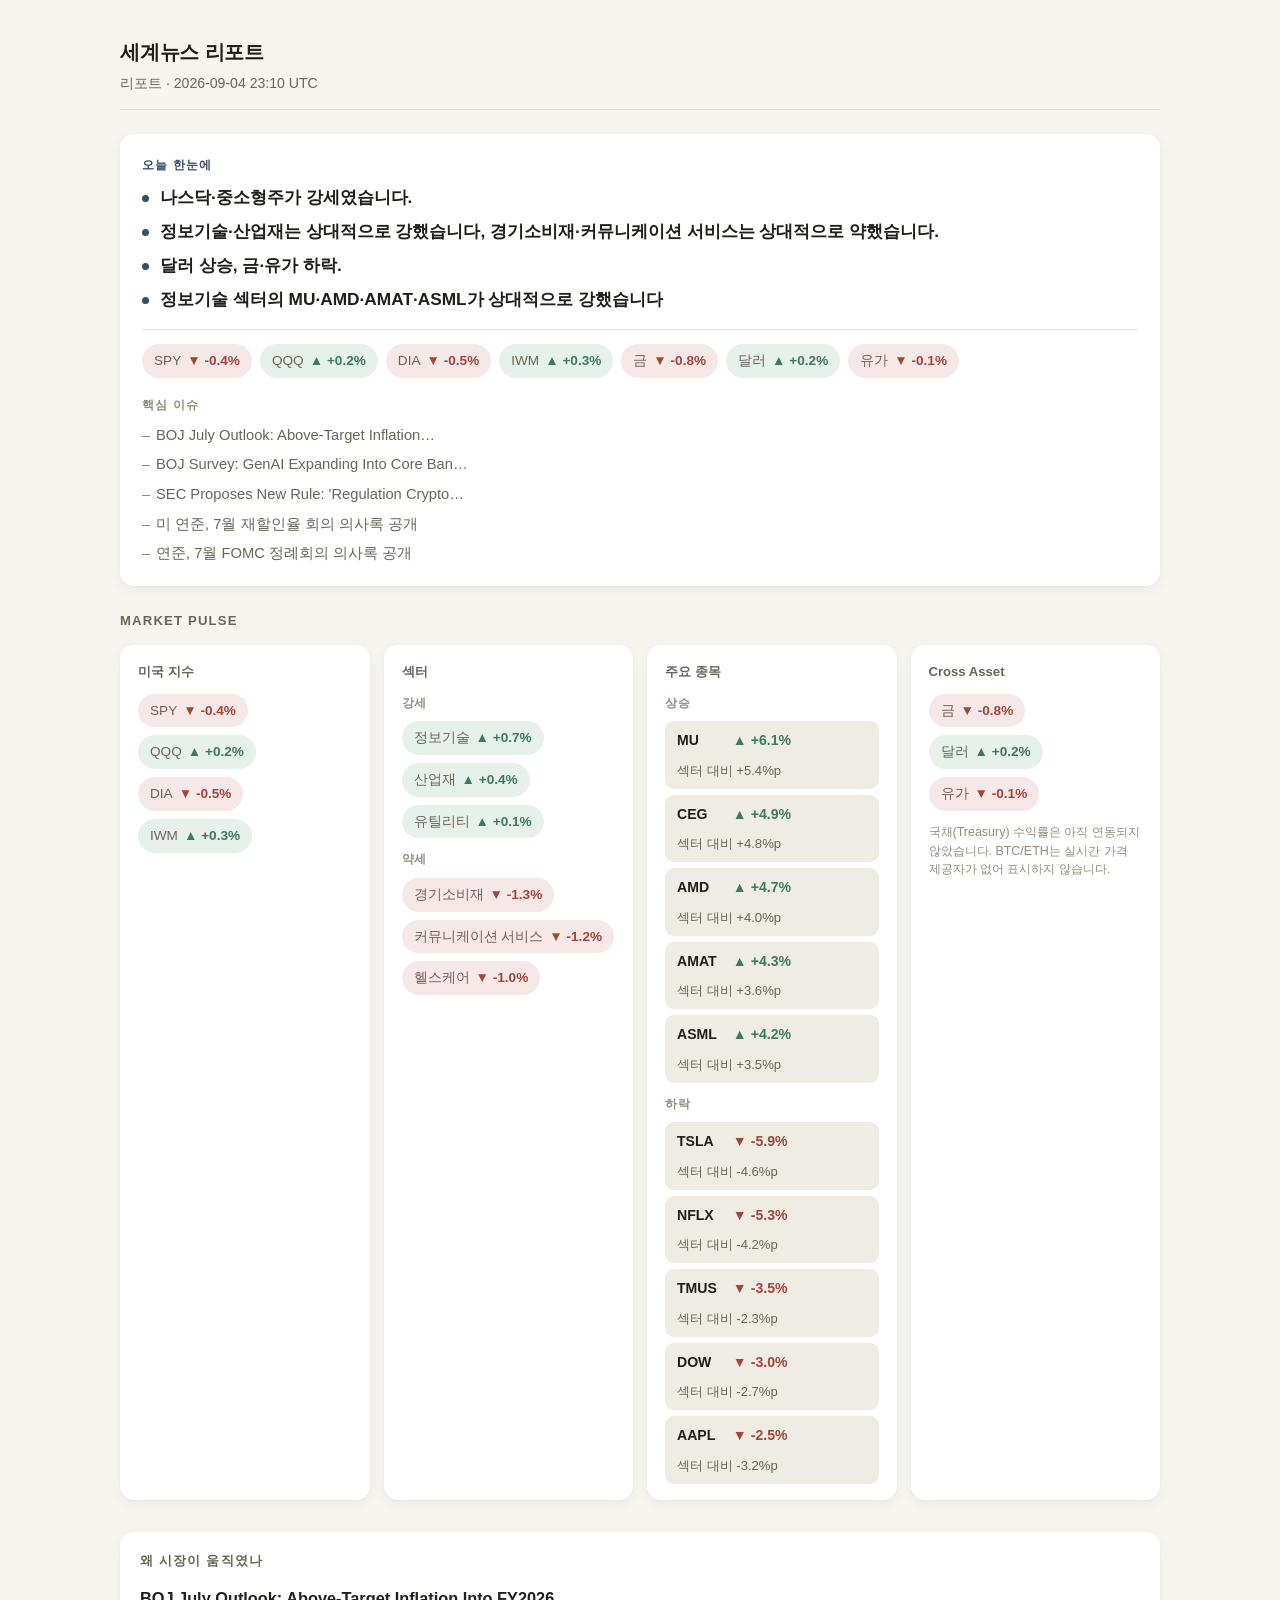
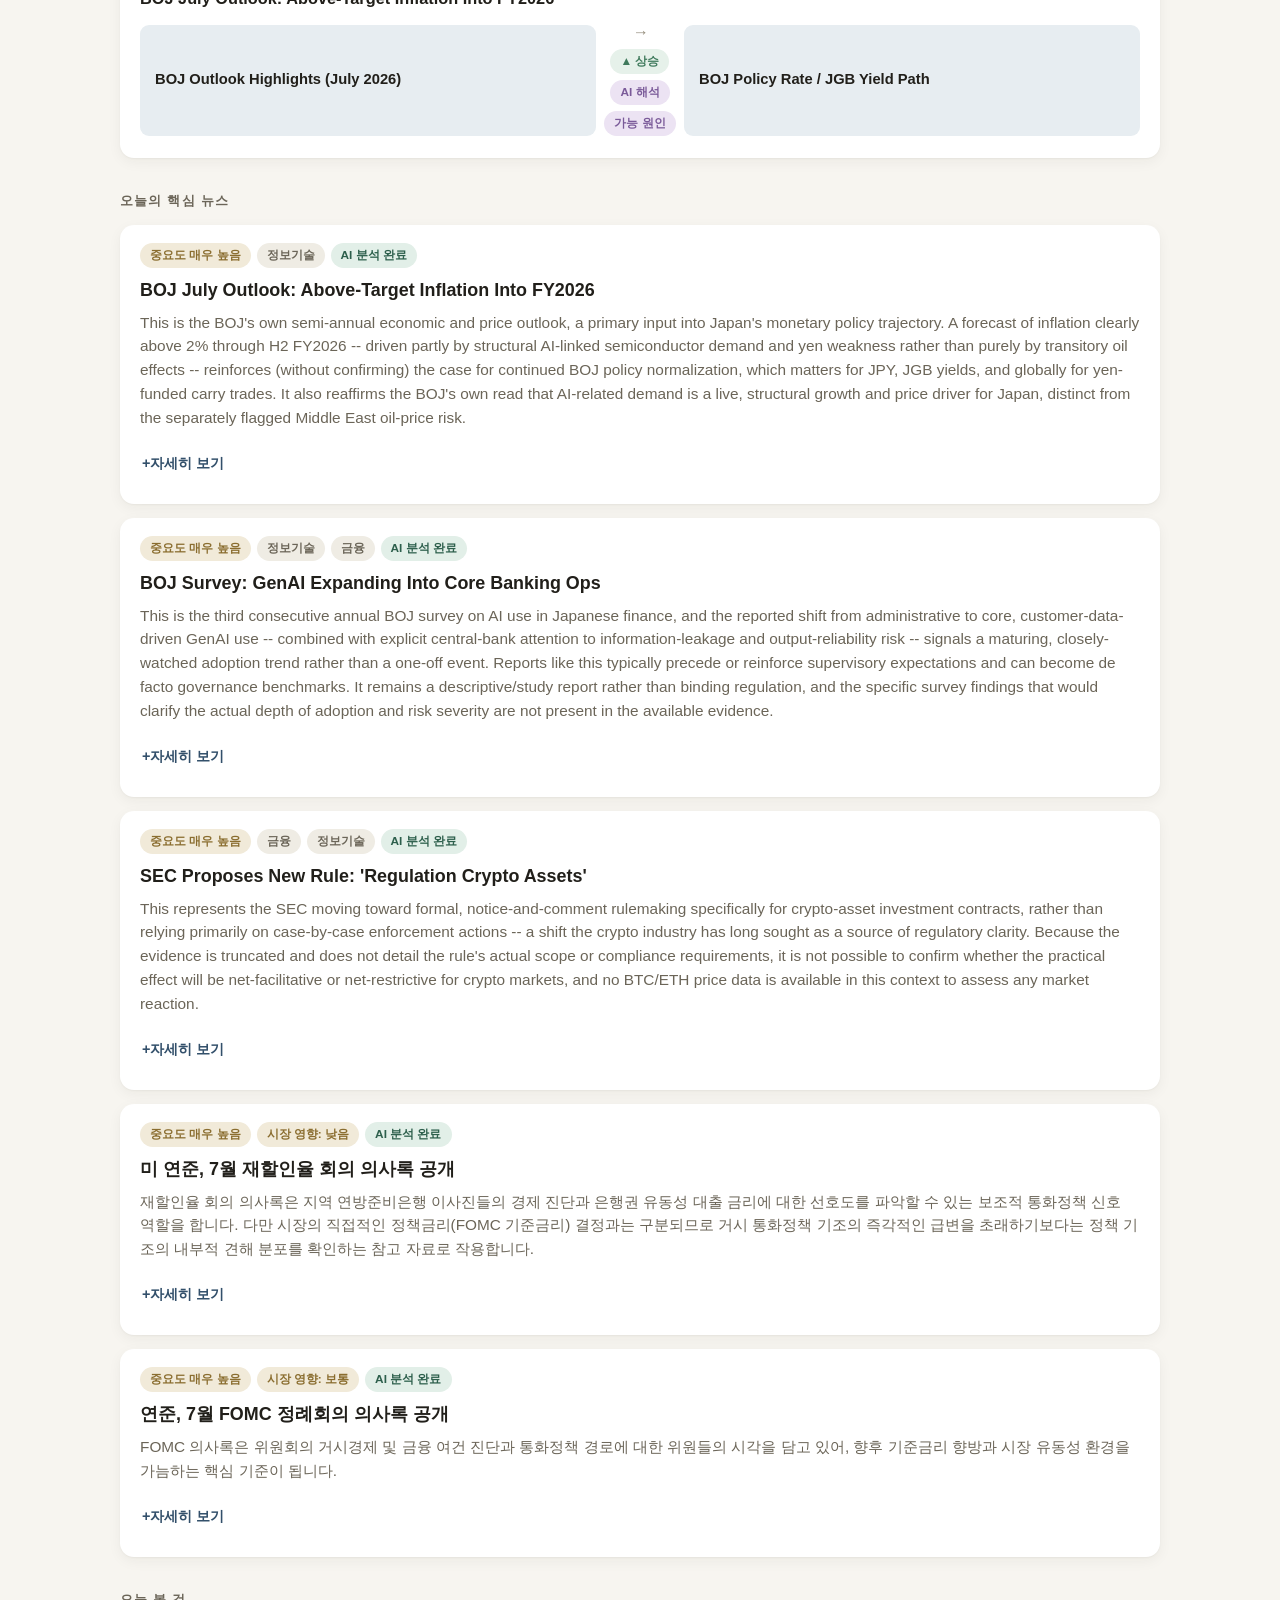
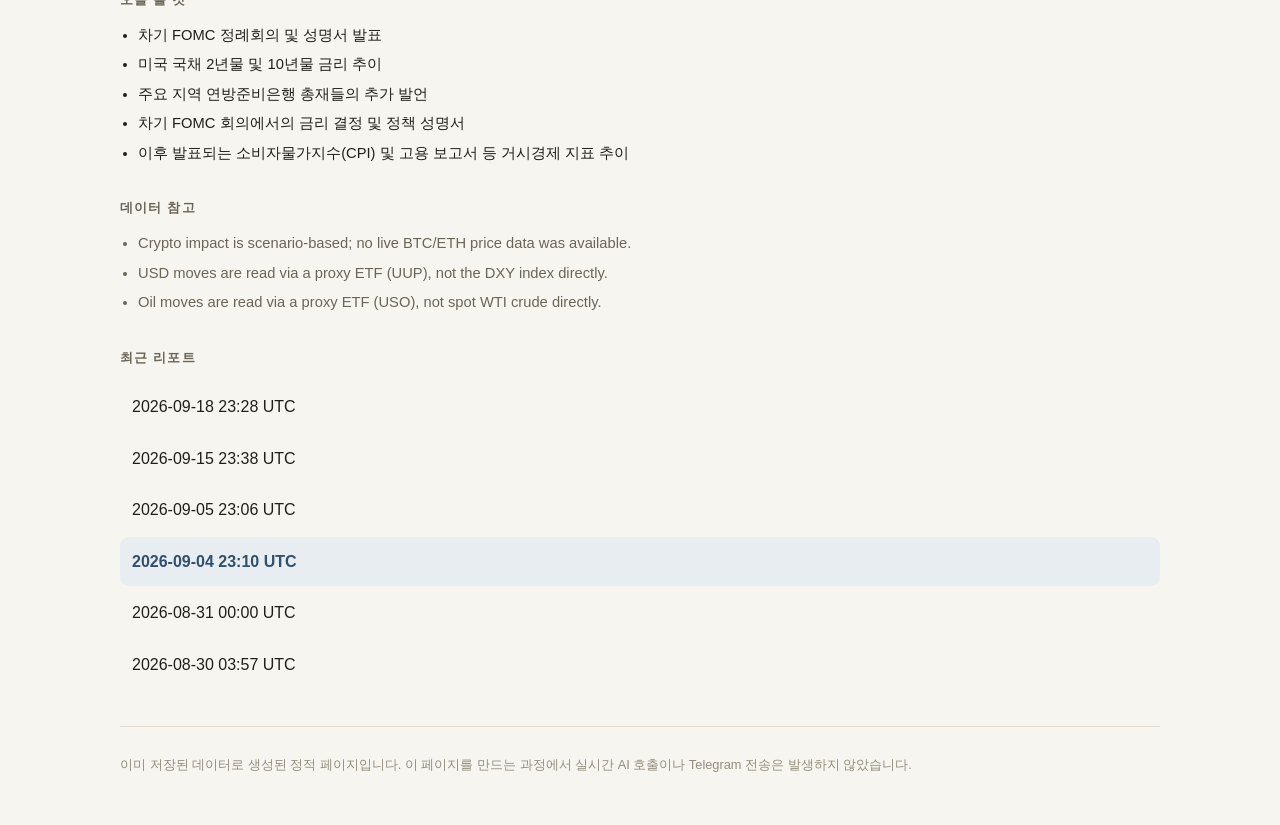
<file: briefs/21a7680169e1fb2f32da15c5db4c6b1a129742a62a7b8894603660bc79b18dda.html>
<!DOCTYPE html>
<html lang="ko">
<head>
<meta charset="utf-8">
<meta name="viewport" content="width=device-width, initial-scale=1">
<meta name="theme-color" content="#f7f5f0">
<title>세계뉴스 리포트 — 2026-09-04 23:10 UTC</title>
<link rel="stylesheet" href="../assets/app.css">
<link rel="manifest" href="../manifest.webmanifest">
</head>
<body>
<div class="page">
<header class="site-header">
<h1>세계뉴스 리포트</h1>
<p class="as-of">리포트 · 2026-09-04 23:10 UTC</p>
</header>
<main>
<section class="hero" aria-labelledby="hero-h"><p class="hero-eyebrow" id="hero-h">오늘 한눈에</p><ul class="hero-glance"><li>나스닥·중소형주가 강세였습니다.</li><li>정보기술·산업재는 상대적으로 강했습니다, 경기소비재·커뮤니케이션 서비스는 상대적으로 약했습니다.</li><li>달러 상승, 금·유가 하락.</li><li>정보기술 섹터의 MU·AMD·AMAT·ASML가 상대적으로 강했습니다</li></ul><ul class="chip-row hero-chips"><li class="chip chip-down"><span class="chip-label">SPY</span><span class="chip-value">▼ -0.4%</span></li><li class="chip chip-up"><span class="chip-label">QQQ</span><span class="chip-value">▲ +0.2%</span></li><li class="chip chip-down"><span class="chip-label">DIA</span><span class="chip-value">▼ -0.5%</span></li><li class="chip chip-up"><span class="chip-label">IWM</span><span class="chip-value">▲ +0.3%</span></li><li class="chip chip-down"><span class="chip-label">금</span><span class="chip-value">▼ -0.8%</span></li><li class="chip chip-up"><span class="chip-label">달러</span><span class="chip-value">▲ +0.2%</span></li><li class="chip chip-down"><span class="chip-label">유가</span><span class="chip-value">▼ -0.1%</span></li></ul><p class="hero-issues-label">핵심 이슈</p><ul class="hero-issues"><li>BOJ July Outlook: Above-Target Inflation…</li><li>BOJ Survey: GenAI Expanding Into Core Ban…</li><li>SEC Proposes New Rule: &#x27;Regulation Crypto…</li><li>미 연준, 7월 재할인율 회의 의사록 공개</li><li>연준, 7월 FOMC 정례회의 의사록 공개</li></ul></section>
<section class="market-pulse" aria-labelledby="market-pulse-h"><h2 id="market-pulse-h">Market Pulse</h2><div class="pulse-grid"><div class="pulse-card"><h3 class="pulse-card-title">미국 지수</h3><ul class="chip-row"><li class="chip chip-down"><span class="chip-label">SPY</span><span class="chip-value">▼ -0.4%</span></li><li class="chip chip-up"><span class="chip-label">QQQ</span><span class="chip-value">▲ +0.2%</span></li><li class="chip chip-down"><span class="chip-label">DIA</span><span class="chip-value">▼ -0.5%</span></li><li class="chip chip-up"><span class="chip-label">IWM</span><span class="chip-value">▲ +0.3%</span></li></ul></div><div class="pulse-card"><h3 class="pulse-card-title">섹터</h3><p class="pulse-sub-label">강세</p><ul class="chip-row"><li class="chip chip-up"><span class="chip-label">정보기술</span><span class="chip-value">▲ +0.7%</span></li><li class="chip chip-up"><span class="chip-label">산업재</span><span class="chip-value">▲ +0.4%</span></li><li class="chip chip-up"><span class="chip-label">유틸리티</span><span class="chip-value">▲ +0.1%</span></li></ul><p class="pulse-sub-label">약세</p><ul class="chip-row"><li class="chip chip-down"><span class="chip-label">경기소비재</span><span class="chip-value">▼ -1.3%</span></li><li class="chip chip-down"><span class="chip-label">커뮤니케이션 서비스</span><span class="chip-value">▼ -1.2%</span></li><li class="chip chip-down"><span class="chip-label">헬스케어</span><span class="chip-value">▼ -1.0%</span></li></ul></div><div class="pulse-card"><h3 class="pulse-card-title">주요 종목</h3><p class="pulse-sub-label">상승</p><ul class="mover-list"><li class="mover-row"><span class="mover-symbol">MU</span><span class="mover-change mover-up">▲ +6.1%</span><span class="mover-relative">섹터 대비 +5.4%p</span></li><li class="mover-row"><span class="mover-symbol">CEG</span><span class="mover-change mover-up">▲ +4.9%</span><span class="mover-relative">섹터 대비 +4.8%p</span></li><li class="mover-row"><span class="mover-symbol">AMD</span><span class="mover-change mover-up">▲ +4.7%</span><span class="mover-relative">섹터 대비 +4.0%p</span></li><li class="mover-row"><span class="mover-symbol">AMAT</span><span class="mover-change mover-up">▲ +4.3%</span><span class="mover-relative">섹터 대비 +3.6%p</span></li><li class="mover-row"><span class="mover-symbol">ASML</span><span class="mover-change mover-up">▲ +4.2%</span><span class="mover-relative">섹터 대비 +3.5%p</span></li></ul><p class="pulse-sub-label">하락</p><ul class="mover-list"><li class="mover-row"><span class="mover-symbol">TSLA</span><span class="mover-change mover-down">▼ -5.9%</span><span class="mover-relative">섹터 대비 -4.6%p</span></li><li class="mover-row"><span class="mover-symbol">NFLX</span><span class="mover-change mover-down">▼ -5.3%</span><span class="mover-relative">섹터 대비 -4.2%p</span></li><li class="mover-row"><span class="mover-symbol">TMUS</span><span class="mover-change mover-down">▼ -3.5%</span><span class="mover-relative">섹터 대비 -2.3%p</span></li><li class="mover-row"><span class="mover-symbol">DOW</span><span class="mover-change mover-down">▼ -3.0%</span><span class="mover-relative">섹터 대비 -2.7%p</span></li><li class="mover-row"><span class="mover-symbol">AAPL</span><span class="mover-change mover-down">▼ -2.5%</span><span class="mover-relative">섹터 대비 -3.2%p</span></li></ul></div><div class="pulse-card"><h3 class="pulse-card-title">Cross Asset</h3><ul class="chip-row"><li class="chip chip-down"><span class="chip-label">금</span><span class="chip-value">▼ -0.8%</span></li><li class="chip chip-up"><span class="chip-label">달러</span><span class="chip-value">▲ +0.2%</span></li><li class="chip chip-down"><span class="chip-label">유가</span><span class="chip-value">▼ -0.1%</span></li></ul><p class="pulse-note">국채(Treasury) 수익률은 아직 연동되지 않았습니다. BTC/ETH는 실시간 가격 제공자가 없어 표시하지 않습니다.</p></div></div></section>
<section class="why-moved" aria-labelledby="why-moved-h"><h2 id="why-moved-h">왜 시장이 움직였나</h2><p class="why-moved-headline">BOJ July Outlook: Above-Target Inflation Into FY2026</p><div class="causal-chain"><div class="chain-node"><span>BOJ Outlook Highlights (July 2026)</span></div><div class="chain-arrow"><span class="chain-arrow-glyph" aria-hidden="true">↓</span><span class="chain-arrow-badges"><span class="badge badge-up">▲ 상승</span><span class="badge badge-inferred">AI 해석</span><span class="badge badge-inferred">가능 원인</span></span></div><div class="chain-node"><span>BOJ Policy Rate / JGB Yield Path</span></div></div></section>
<section class="key-stories" aria-labelledby="key-stories-h"><h2 id="key-stories-h">오늘의 핵심 뉴스</h2><div class="stories"><article class="story-card"><div class="story-badges"><span class="badge badge-neutral">중요도 매우 높음</span><span class="badge badge-muted">정보기술</span><span class="badge badge-grounded">AI 분석 완료</span></div><h3 class="story-headline">BOJ July Outlook: Above-Target Inflation Into FY2026</h3><p class="story-gist">This is the BOJ&#x27;s own semi-annual economic and price outlook, a primary input into Japan&#x27;s monetary policy trajectory. A forecast of inflation clearly above 2% through H2 FY2026 -- driven partly by structural AI-linked semiconductor demand and yen weakness rather than purely by transitory oil effects -- reinforces (without confirming) the case for continued BOJ policy normalization, which matters for JPY, JGB yields, and globally for yen-funded carry trades. It also reaffirms the BOJ&#x27;s own read that AI-related demand is a live, structural growth and price driver for Japan, distinct from the separately flagged Middle East oil-price risk.</p><details class="story-detail"><summary>자세히 보기</summary><div class="detail-block"><p class="detail-label">① 무슨 일이 있었나</p><p class="detail-text">The Bank of Japan released the &quot;Highlights of the Outlook for Economic Activity and Prices (July 2026)&quot; on August 17, 2026 (OFFICIAL/PRIMARY source). Per the report&#x27;s own stated text, Japan&#x27;s economy is projected to continue growing moderately but at a decelerating pace, supported by rising AI-related demand and government measures, while restrained by higher crude oil prices tied to the Middle East situation. Headline y/y CPI is projected to be clearly above 2% from the second half of FY2026, driven by higher semiconductor and other prices (reflecting AI-related demand), yen depreciation, and elevated crude oil prices; as the oil-price effect fades, inflation is expected to move toward around 2% through FY2028. Underlying (core) CPI inflation is expected to rise gradually toward a level generally consistent with the 2% price stability target. The report flags the Middle East situation, AI-related demand developments, and foreign-exchange developments as key risks, noting a risk that underlying CPI could deviate upward above the 2% target (the evidence excerpt is truncated beyond this point).</p></div><div class="detail-block"><p class="detail-label">② 왜 중요한가</p><p class="detail-text">This is the BOJ&#x27;s own semi-annual economic and price outlook, a primary input into Japan&#x27;s monetary policy trajectory. A forecast of inflation clearly above 2% through H2 FY2026 -- driven partly by structural AI-linked semiconductor demand and yen weakness rather than purely by transitory oil effects -- reinforces (without confirming) the case for continued BOJ policy normalization, which matters for JPY, JGB yields, and globally for yen-funded carry trades. It also reaffirms the BOJ&#x27;s own read that AI-related demand is a live, structural growth and price driver for Japan, distinct from the separately flagged Middle East oil-price risk.</p></div><div class="detail-block"><p class="detail-label">③ 원인 → 결과 → 영향</p><div class="causal-chain"><div class="chain-node"><span>BOJ Outlook Highlights (July 2026)</span></div><div class="chain-arrow"><span class="chain-arrow-glyph" aria-hidden="true">↓</span><span class="chain-arrow-badges"><span class="badge badge-up">▲ 상승</span><span class="badge badge-inferred">AI 해석</span><span class="badge badge-inferred">가능 원인</span></span></div><div class="chain-node"><span>BOJ Policy Rate / JGB Yield Path</span></div></div></div><div class="detail-block"><p class="detail-label">④ 수혜 가능</p><ul class="chip-row"><li class="chip chip-up">정보기술</li></ul></div><div class="detail-block"><p class="detail-label">⑦ 반대 시나리오</p><p class="detail-text">If crude oil prices ease as Middle East tensions de-escalate, the report&#x27;s above-2% CPI forecast for H2 FY2026 could prove too high, reducing near-term pressure on the BOJ to continue policy normalization.</p></div><div class="detail-block"><p class="detail-label">⑧ 이 분석이 틀릴 수 있는 조건</p><ul class="plain-list"><li>Actual Japan CPI prints for H2 FY2026 (from ~Oct 2026) coming in at or below 2%, contradicting the report&#x27;s central forecast.</li><li>A sustained drop in crude oil prices following de-escalation of the Middle East situation, removing one of the report&#x27;s stated inflation drivers.</li><li>The full BOJ Outlook Report (beyond this Highlights excerpt) revealing a materially different risk balance or board dissent.</li></ul></div><div class="detail-block"><p class="detail-label">⑩ 근거/출처</p><ul class="evidence-list"><li class="evidence-item"><span class="badge badge-grounded">보도</span><span class="evidence-statement">Highlights of the Outlook for Economic Activity and Prices (July 2026) (Mon, 17 Aug 2026 17:00:00 +0900)</span><a class="evidence-source" href="http://www.boj.or.jp/en/mopo/outlook/highlight/ten202607.htm">출처 보기</a></li><li class="evidence-item"><span class="badge badge-grounded">보도</span><span class="evidence-statement">Japan&#x27;s economy is likely to continue growing moderately, albeit at a decelerated rate, underpinned by factors such as an increase in AI-related demand and the government&#x27;s various measures, although it is expected to be pushed down by the rise in crude oil prices reflecting the impact of the situation in the Middle East. The year-on-year rate of increase in the CPI is likely to be clearly above 2 percent from the second half of fiscal 2026, affected by the rise in the prices of semiconductors and other items, reflecting the increase in AI-related demand, and the depreciation of the yen, in addition to the rise in crude oil prices. Thereafter, with the waning of the effects of high crude oil prices, the rate of increase is expected to move toward around 2 percent through fiscal 2028. Meanwhile, underlying CPI inflation, which excludes temporary fluctuations, is likely to increase gradually and then be at a level that is generally consistent with the price stability target of 2 percent. The impact of the situation in the Middle East, AI-related demand, and foreign exchange rate developments on economic activity and prices warrants attention. Regarding risks to the outlook for economic activity and prices, it is necessary to pay attention to the situation in the Middle East as well as developments in AI-related demand and foreign exchange rates, among other factors. There is a risk that underlying CPI inflation will deviate upward to a level above the 2 percent price stability...</span><a class="evidence-source" href="http://www.boj.or.jp/en/mopo/outlook/highlight/ten202607.htm">출처 보기</a></li></ul></div><p class="detail-confidence">신뢰도: 보통 · 55%</p></details></article><article class="story-card"><div class="story-badges"><span class="badge badge-neutral">중요도 매우 높음</span><span class="badge badge-muted">정보기술</span><span class="badge badge-muted">금융</span><span class="badge badge-grounded">AI 분석 완료</span></div><h3 class="story-headline">BOJ Survey: GenAI Expanding Into Core Banking Ops</h3><p class="story-gist">This is the third consecutive annual BOJ survey on AI use in Japanese finance, and the reported shift from administrative to core, customer-data-driven GenAI use -- combined with explicit central-bank attention to information-leakage and output-reliability risk -- signals a maturing, closely-watched adoption trend rather than a one-off event. Reports like this typically precede or reinforce supervisory expectations and can become de facto governance benchmarks. It remains a descriptive/study report rather than binding regulation, and the specific survey findings that would clarify the actual depth of adoption and risk severity are not present in the available evidence.</p><details class="story-detail"><summary>자세히 보기</summary><div class="detail-block"><p class="detail-label">① 무슨 일이 있었나</p><p class="detail-text">The Bank of Japan&#x27;s Financial System and Bank Examination Department published (Aug 24, 2026) an annex to the Financial System Report on the use and risk management of generative AI (GenAI) by Japanese financial institutions, based on its third AI-use survey since FY2024 (targeting 150 financial institutions) plus interviews with IT vendors and financial institutions. Per the report&#x27;s own text, GenAI use in Japanese financial institutions is expanding from general administrative tasks into core operations that leverage customer data, and is expected to expand and evolve further with technological advancement. The report states institutions need to understand GenAI-specific risks -- information leakage and the uncertainty of outputs and behaviors -- and enhance risk-management frameworks via a risk-based approach. The evidence excerpt is truncated exactly where the report&#x27;s specific survey findings begin, so the quantitative results (adoption rates, incident data, risk-management maturity levels) are not available in this context.</p></div><div class="detail-block"><p class="detail-label">② 왜 중요한가</p><p class="detail-text">This is the third consecutive annual BOJ survey on AI use in Japanese finance, and the reported shift from administrative to core, customer-data-driven GenAI use -- combined with explicit central-bank attention to information-leakage and output-reliability risk -- signals a maturing, closely-watched adoption trend rather than a one-off event. Reports like this typically precede or reinforce supervisory expectations and can become de facto governance benchmarks. It remains a descriptive/study report rather than binding regulation, and the specific survey findings that would clarify the actual depth of adoption and risk severity are not present in the available evidence.</p></div><div class="detail-block"><p class="detail-label">③ 원인 → 결과 → 영향</p><div class="causal-chain"><div class="chain-node"><span>BOJ Financial System Report Annex: GenAI Use and Risk Management</span></div><div class="chain-arrow"><span class="chain-arrow-glyph" aria-hidden="true">↓</span><span class="chain-arrow-badges"><span class="badge badge-neutral">혼조</span><span class="badge badge-inferred">AI 해석</span><span class="badge badge-inferred">가능 원인</span></span></div><div class="chain-node"><span>Financials (Japanese banking sector)</span></div></div></div><div class="detail-block"><p class="detail-label">④ 수혜 가능</p><ul class="chip-row"><li class="chip chip-up">정보기술</li></ul></div><div class="detail-block"><p class="detail-label">⑤ 부담 가능</p><ul class="chip-row"><li class="chip chip-down">금융</li></ul></div><div class="detail-block"><p class="detail-label">⑦ 반대 시나리오</p><p class="detail-text">If the (currently unseen) survey findings show GenAI adoption remains concentrated in low-risk administrative use cases rather than core operations, the report&#x27;s &#x27;expanding into core operations&#x27; framing would overstate the actual pace of change.</p></div><div class="detail-block"><p class="detail-label">⑧ 이 분석이 틀릴 수 있는 조건</p><ul class="plain-list"><li>Access to the full survey findings/statistics (currently truncated in available evidence) showing different adoption or risk levels than the introductory text describes.</li><li>Any subsequent BOJ supervisory guidance or binding requirement specifically tied to this report&#x27;s findings.</li><li>Data indicating GenAI adoption in Japanese financial institutions is not, in fact, shifting from administrative to core/customer-data operations.</li></ul></div><div class="detail-block"><p class="detail-label">⑩ 근거/출처</p><ul class="evidence-list"><li class="evidence-item"><span class="badge badge-grounded">보도</span><span class="evidence-statement">Financial System Report Annex &quot;Use and Risk Management of Generative AI by Japanese Financial Institutions&quot; (Mon, 24 Aug 2026 11:00:00 +0900)</span><a class="evidence-source" href="http://www.boj.or.jp/en/research/brp/fsr/fsrb260824.htm">출처 보기</a></li><li class="evidence-item"><span class="badge badge-grounded">보도</span><span class="evidence-statement">August 24, 2026 Financial System and Bank Examination Department, Bank of Japan Generative AI (GenAI) has been rapidly penetrating society, and its use in Japanese financial institutions is expanding from general administrative tasks to core operations leveraging customer data. The use of GenAI is expected to expand and evolve further with technological advancements. Financial institutions need to understand the specific risks of GenAI, such as information leakage and the uncertainty of outputs and behaviors, and to enhance risk management frameworks based on the risk-based approach. With these issues in mind, the Bank of Japan conducted a survey on the use of AI, etc., targeting 150 financial institutions. This is the third survey since fiscal year 2024. This Report, drawing on the views we exchanged in the interviews with some IT vendors and financial institutions, describes the current status and challenges in the use of GenAI and in risk management issues in the financial industry. The key findings from the survey and interviews are listed below:</span><a class="evidence-source" href="http://www.boj.or.jp/en/research/brp/fsr/fsrb260824.htm">출처 보기</a></li></ul></div><p class="detail-confidence">신뢰도: 보통 · 40%</p></details></article><article class="story-card"><div class="story-badges"><span class="badge badge-neutral">중요도 매우 높음</span><span class="badge badge-muted">금융</span><span class="badge badge-muted">정보기술</span><span class="badge badge-grounded">AI 분석 완료</span></div><h3 class="story-headline">SEC Proposes New Rule: &#x27;Regulation Crypto Assets&#x27;</h3><p class="story-gist">This represents the SEC moving toward formal, notice-and-comment rulemaking specifically for crypto-asset investment contracts, rather than relying primarily on case-by-case enforcement actions -- a shift the crypto industry has long sought as a source of regulatory clarity. Because the evidence is truncated and does not detail the rule&#x27;s actual scope or compliance requirements, it is not possible to confirm whether the practical effect will be net-facilitative or net-restrictive for crypto markets, and no BTC/ETH price data is available in this context to assess any market reaction.</p><details class="story-detail"><summary>자세히 보기</summary><div class="detail-block"><p class="detail-label">① 무슨 일이 있었나</p><p class="detail-text">The U.S. Securities and Exchange Commission announced on August 18, 2026 that it proposed new rules titled &#x27;Regulation Crypto Assets,&#x27; described by the SEC as intended to create a clear and fit-for-purpose framework for certain investment contracts involving crypto assets. The available evidence is a truncated summary that cuts off after stating &#x27;This proposal follows...&#x27;, so what prior action or context this proposal follows, and the specific provisions of the framework, are not available in this context.</p></div><div class="detail-block"><p class="detail-label">② 왜 중요한가</p><p class="detail-text">This represents the SEC moving toward formal, notice-and-comment rulemaking specifically for crypto-asset investment contracts, rather than relying primarily on case-by-case enforcement actions -- a shift the crypto industry has long sought as a source of regulatory clarity. Because the evidence is truncated and does not detail the rule&#x27;s actual scope or compliance requirements, it is not possible to confirm whether the practical effect will be net-facilitative or net-restrictive for crypto markets, and no BTC/ETH price data is available in this context to assess any market reaction.</p></div><div class="detail-block"><p class="detail-label">③ 원인 → 결과 → 영향</p><div class="causal-chain"><div class="chain-node"><span>SEC Proposes New &#x27;Regulation Crypto Assets&#x27;</span></div><div class="chain-arrow"><span class="chain-arrow-glyph" aria-hidden="true">↓</span><span class="chain-arrow-badges"><span class="badge badge-up">▲ 상승</span><span class="badge badge-inferred">AI 해석</span><span class="badge badge-inferred">가능 원인</span></span></div><div class="chain-node"><span>US Crypto Regulatory Clarity</span></div></div></div><div class="detail-block"><p class="detail-label">④ 수혜 가능</p><ul class="chip-row"><li class="chip chip-up">금융</li><li class="chip chip-up">정보기술</li></ul></div><div class="detail-block"><p class="detail-label">⑦ 반대 시나리오</p><p class="detail-text">If the proposed framework imposes stricter registration or compliance requirements than the current ad hoc enforcement approach, it could be read as a net-restrictive development for parts of the crypto industry despite the &#x27;clear and fit-for-purpose&#x27; framing.</p></div><div class="detail-block"><p class="detail-label">⑧ 이 분석이 틀릴 수 있는 조건</p><ul class="plain-list"><li>Full text of the proposed rule detailing specific compliance requirements, covered assets, and any registration or safe-harbor pathways.</li><li>Public comment period feedback and any modifications the SEC makes before final rule adoption.</li><li>Explicit clarification of whether and how Bitcoin and Ethereum specifically fall within this framework&#x27;s scope, given their differing treatment in prior SEC statements.</li></ul></div><div class="detail-block"><p class="detail-label">⑩ 근거/출처</p><ul class="evidence-list"><li class="evidence-item"><span class="badge badge-grounded">보도</span><span class="evidence-statement">The Securities and Exchange Commission today announced that it proposed new rules, titled “Regulation Crypto Assets,” that would create a clear and fit-for-purpose framework for certain investment contracts involving crypto assets. This proposal follows...</span><a class="evidence-source" href="https://www.sec.gov/newsroom/press-releases/2026-76-sec-proposes-new-regulation-crypto-assets">출처 보기</a></li></ul></div><p class="detail-confidence">신뢰도: 낮음 · 30%</p></details></article><article class="story-card"><div class="story-badges"><span class="badge badge-neutral">중요도 매우 높음</span><span class="badge badge-neutral">시장 영향: 낮음</span><span class="badge badge-grounded">AI 분석 완료</span></div><h3 class="story-headline">미 연준, 7월 재할인율 회의 의사록 공개</h3><p class="story-gist">재할인율 회의 의사록은 지역 연방준비은행 이사진들의 경제 진단과 은행권 유동성 대출 금리에 대한 선호도를 파악할 수 있는 보조적 통화정책 신호 역할을 합니다. 다만 시장의 직접적인 정책금리(FOMC 기준금리) 결정과는 구분되므로 거시 통화정책 기조의 즉각적인 급변을 초래하기보다는 정책 기조의 내부적 견해 분포를 확인하는 참고 자료로 작용합니다.</p><details class="story-detail"><summary>자세히 보기</summary><div class="detail-block"><p class="detail-label">① 무슨 일이 있었나</p><p class="detail-text">미국 연방준비제도(Fed) 이사회가 2026년 7월 20일 및 7월 29일에 개최된 재할인율(Discount Rate) 회의의 의사록을 공식 발표했습니다. 해당 의사록은 수신 금융기관에 제공되는 재할인창구 대출 금리 검토 및 결정 과정을 담고 있으며, FOMC의 연방기금금리 목표 범위 설정과는 별개의 절차로 진행됩니다.</p></div><div class="detail-block"><p class="detail-label">② 왜 중요한가</p><p class="detail-text">재할인율 회의 의사록은 지역 연방준비은행 이사진들의 경제 진단과 은행권 유동성 대출 금리에 대한 선호도를 파악할 수 있는 보조적 통화정책 신호 역할을 합니다. 다만 시장의 직접적인 정책금리(FOMC 기준금리) 결정과는 구분되므로 거시 통화정책 기조의 즉각적인 급변을 초래하기보다는 정책 기조의 내부적 견해 분포를 확인하는 참고 자료로 작용합니다.</p></div><div class="detail-block"><p class="detail-label">③ 원인 → 결과 → 영향</p><div class="causal-chain"><div class="chain-node"><span>연준 재할인율 회의 의사록 공개</span></div><div class="chain-arrow"><span class="chain-arrow-glyph" aria-hidden="true">↓</span><span class="chain-arrow-badges"><span class="badge badge-neutral">보합</span><span class="badge badge-grounded">보도</span><span class="badge badge-grounded">확정 원인</span></span></div><div class="chain-node"><span>연준 유동성 정책 기조 및 은행권 대출 환경</span></div><div class="chain-arrow"><span class="chain-arrow-glyph" aria-hidden="true">↓</span><span class="chain-arrow-badges"><span class="badge badge-neutral">보합</span><span class="badge badge-inferred">AI 해석</span><span class="badge badge-inferred">가능 원인</span></span></div><div class="chain-node"><span>미국 국채 금리</span></div></div></div><div class="detail-block"><p class="detail-label">⑦ 반대 시나리오</p><p class="detail-text">의사록 내 다수 지역 연은 총재들의 급격한 금리 변경 요구가 포함되어 있을 경우 차기 FOMC 회의에 대한 정책 불확실성이 커지며 시장 변동성이 확대될 수 있습니다.</p></div><div class="detail-block"><p class="detail-label">⑧ 이 분석이 틀릴 수 있는 조건</p><ul class="plain-list"><li>재할인율 회의 의사록 내용이 FOMC의 향후 통화정책 방향성에 대한 직접적 가이던스 변화로 시장에 해석되는 경우</li><li>재할인창구 대출 규정 및 금리 체계의 구조적 변경이 발표되는 경우</li></ul></div><div class="detail-block"><p class="detail-label">⑨ 다음에 볼 것</p><ul class="plain-list"><li>차기 FOMC 정례회의 및 성명서 발표</li><li>미국 국채 2년물 및 10년물 금리 추이</li><li>주요 지역 연방준비은행 총재들의 추가 발언</li></ul></div><div class="detail-block"><p class="detail-label">⑩ 근거/출처</p><ul class="evidence-list"><li class="evidence-item"><span class="badge badge-grounded">보도</span><span class="evidence-statement">Minutes of the Board&amp;#39;s discount rate meetings on July 20 and July 29, 2026</span><a class="evidence-source" href="https://www.federalreserve.gov/newsevents/pressreleases/monetary20260825a.htm">출처 보기</a></li><li class="evidence-item"><span class="badge badge-grounded">보도</span><span class="evidence-statement">For release at 2:00 p.m. EDT Share The Federal Reserve Board on Tuesday released the minutes from its recent meetings to review and determine the discount rates provided to depository institutions through the discount window. Today&#x27;s minutes cover the Board meetings that occurred on July 20 and July 29, 2026. The Board&#x27;s process for setting the discount rate is distinct from the process the Federal Open Market Committee follows in setting the target range for the federal funds rate.</span><a class="evidence-source" href="https://www.federalreserve.gov/newsevents/pressreleases/monetary20260825a.htm">출처 보기</a></li></ul></div><p class="detail-confidence">신뢰도: 높음 · 75%</p></details></article><article class="story-card"><div class="story-badges"><span class="badge badge-neutral">중요도 매우 높음</span><span class="badge badge-neutral">시장 영향: 보통</span><span class="badge badge-grounded">AI 분석 완료</span></div><h3 class="story-headline">연준, 7월 FOMC 정례회의 의사록 공개</h3><p class="story-gist">FOMC 의사록은 위원회의 거시경제 및 금융 여건 진단과 통화정책 경로에 대한 위원들의 시각을 담고 있어, 향후 기준금리 향방과 시장 유동성 환경을 가늠하는 핵심 기준이 됩니다.</p><details class="story-detail"><summary>자세히 보기</summary><div class="detail-block"><p class="detail-label">① 무슨 일이 있었나</p><p class="detail-text">미국 연방준비제도(Fed)가 2026년 7월 28~29일 개최된 연방공개시장위원회(FOMC) 정례회의 의사록을 8월 19일 공개했습니다.</p></div><div class="detail-block"><p class="detail-label">② 왜 중요한가</p><p class="detail-text">FOMC 의사록은 위원회의 거시경제 및 금융 여건 진단과 통화정책 경로에 대한 위원들의 시각을 담고 있어, 향후 기준금리 향방과 시장 유동성 환경을 가늠하는 핵심 기준이 됩니다.</p></div><div class="detail-block"><p class="detail-label">③ 원인 → 결과 → 영향</p><div class="causal-chain"><div class="chain-node"><span>7월 FOMC 의사록 공개</span></div><div class="chain-arrow"><span class="chain-arrow-glyph" aria-hidden="true">↓</span><span class="chain-arrow-badges"><span class="badge badge-neutral">보합</span><span class="badge badge-inferred">AI 해석</span><span class="badge badge-grounded">유력 원인</span></span></div><div class="chain-node"><span>통화정책 및 금리 전망</span></div><div class="chain-arrow"><span class="chain-arrow-glyph" aria-hidden="true">↓</span><span class="chain-arrow-badges"><span class="badge badge-neutral">불확실</span><span class="badge badge-inferred">가설</span><span class="badge badge-inferred">가능 원인</span></span></div><div class="chain-node"><span>U.S. 10-Year Treasury Yield</span></div></div></div><div class="detail-block"><p class="detail-label">⑦ 반대 시나리오</p><p class="detail-text">의사록 내용이 시장의 기존 예상과 완전히 일치하여 금리 및 자산 시장 전반에 실질적인 가격 변동을 유발하지 않는 시나리오</p></div><div class="detail-block"><p class="detail-label">⑧ 이 분석이 틀릴 수 있는 조건</p><ul class="plain-list"><li>의사록 발표 이후 발표되는 경제 지표가 급변하여 의사록에 담긴 위원회의 판단이 빠르게 실효성을 잃는 경우</li></ul></div><div class="detail-block"><p class="detail-label">⑨ 다음에 볼 것</p><ul class="plain-list"><li>차기 FOMC 회의에서의 금리 결정 및 정책 성명서</li><li>이후 발표되는 소비자물가지수(CPI) 및 고용 보고서 등 거시경제 지표 추이</li></ul></div><div class="detail-block"><p class="detail-label">⑩ 근거/출처</p><ul class="evidence-list"><li class="evidence-item"><span class="badge badge-grounded">보도</span><span class="evidence-statement">Minutes of the Federal Open Market Committee, July 28–29, 2026 (Wed, 19 Aug 2026 18:00:00 GMT)</span><a class="evidence-source" href="https://www.federalreserve.gov/newsevents/pressreleases/monetary20260819a.htm">출처 보기</a></li><li class="evidence-item"><span class="badge badge-grounded">보도</span><span class="evidence-statement">For release at 2:00 p.m. EDT Share The Federal Reserve on Wednesday released the minutes of the Federal Open Market Committee meeting that was held on July 28â29, 2026. The minutes for each regularly scheduled meeting of the Committee are generally published three weeks after the day of the policy decision. The descriptions of economic and financial conditions contained in these minutes are based solely on the information that was available to the Committee at the time of the meeting. Minutes of Federal Open Market Committee July 28â29, 2026: HTML | PDF</span><a class="evidence-source" href="https://www.federalreserve.gov/newsevents/pressreleases/monetary20260819a.htm">출처 보기</a></li></ul></div><p class="detail-confidence">신뢰도: 높음 · 70%</p></details></article></div></section>
<section class="watchlist" aria-labelledby="watchlist-h"><h2 id="watchlist-h">오늘 볼 것</h2><ul class="plain-list"><li>차기 FOMC 정례회의 및 성명서 발표</li><li>미국 국채 2년물 및 10년물 금리 추이</li><li>주요 지역 연방준비은행 총재들의 추가 발언</li><li>차기 FOMC 회의에서의 금리 결정 및 정책 성명서</li><li>이후 발표되는 소비자물가지수(CPI) 및 고용 보고서 등 거시경제 지표 추이</li></ul></section>
<section class="limitations-section" aria-labelledby="limitations-h"><h2 id="limitations-h">데이터 참고</h2><ul class="plain-list limitations"><li>Crypto impact is scenario-based; no live BTC/ETH price data was available.</li><li>USD moves are read via a proxy ETF (UUP), not the DXY index directly.</li><li>Oil moves are read via a proxy ETF (USO), not spot WTI crude directly.</li></ul></section>
</main>
<nav class="recent-reports" aria-label="최근 리포트">
<h2>최근 리포트</h2>
<ul>
<li><a href="5f2fe48cf968d8effa89d25bb153bdfe3fd2be78549684f2fb09f2fb1ba5bad6.html">2026-09-18 23:28 UTC</a></li>
<li><a href="e9ff88ee3cb00ac515018829ef6f41eacba2078862dc451faa679aaaed538097.html">2026-09-15 23:38 UTC</a></li>
<li><a href="90a79fc93f347bf0dffb410489d968dfa78d21fae5d1edd331afe55e0ab34810.html">2026-09-05 23:06 UTC</a></li>
<li><span class="current">2026-09-04 23:10 UTC</span></li>
<li><a href="0c5b43796677468f30ce314797f086822d254f47e03d64207e31169bab1d7242.html">2026-08-31 00:00 UTC</a></li>
<li><a href="43ecc068a095317ce61b20161bef1b26c5c4530ffd1cc330fe00c82a51268987.html">2026-08-30 03:57 UTC</a></li>
</ul>
</nav>
<footer class="site-footer">
<p>이미 저장된 데이터로 생성된 정적 페이지입니다. 이 페이지를 만드는 과정에서 실시간 AI 호출이나 Telegram 전송은 발생하지 않았습니다.</p>
</footer>
</div>
</body>
</html>
</file>
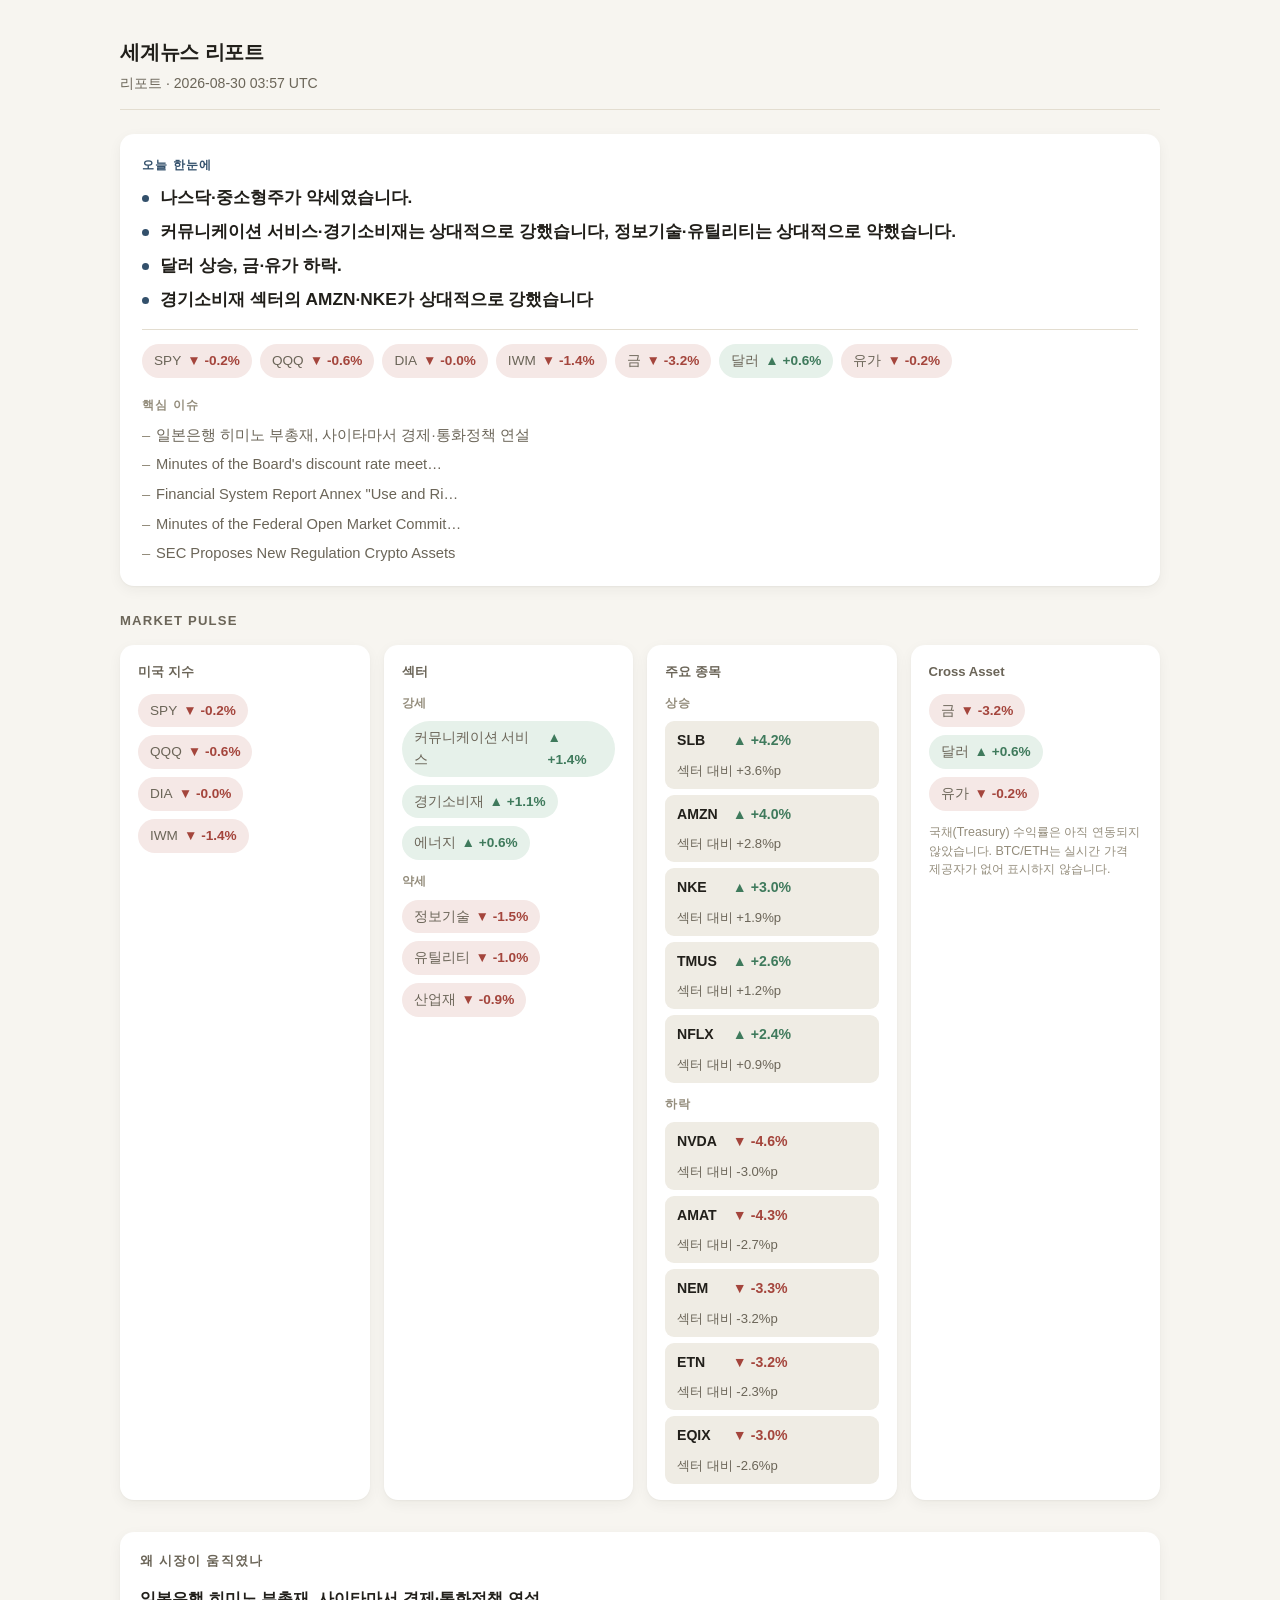
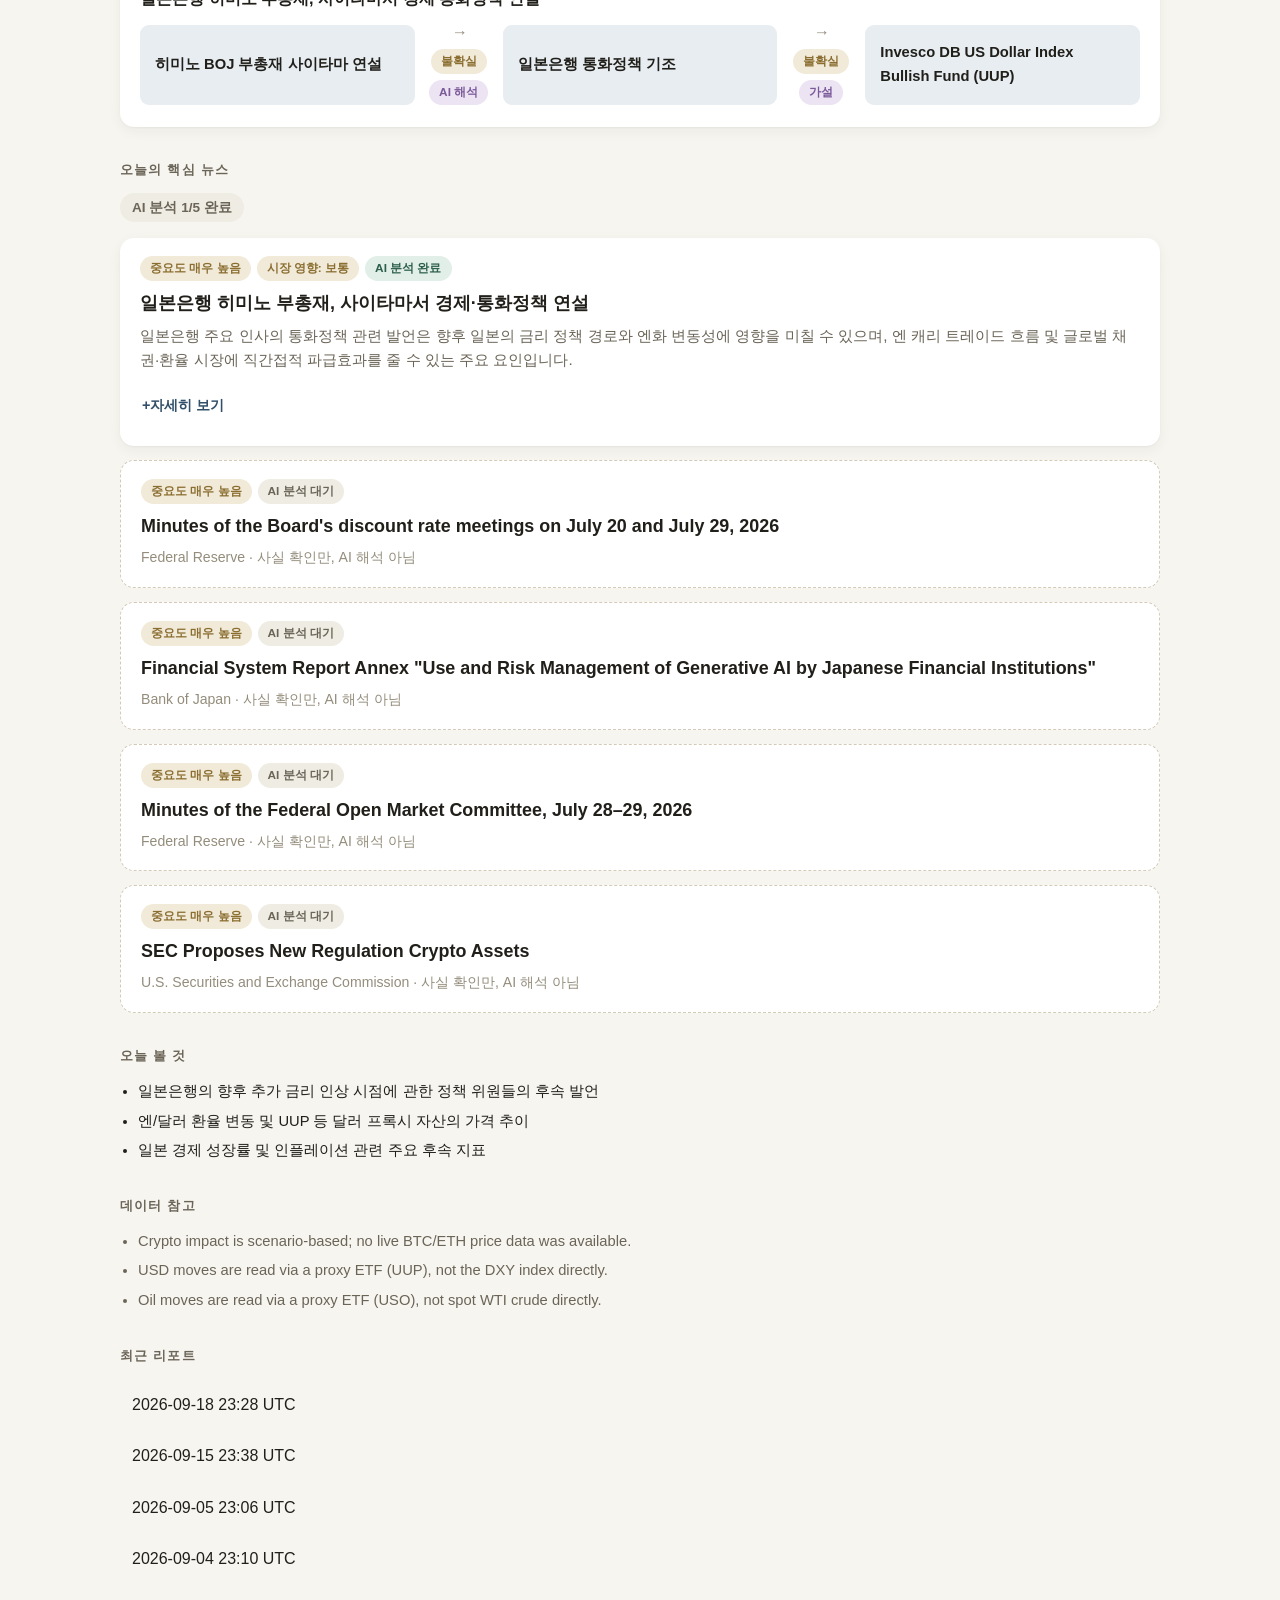
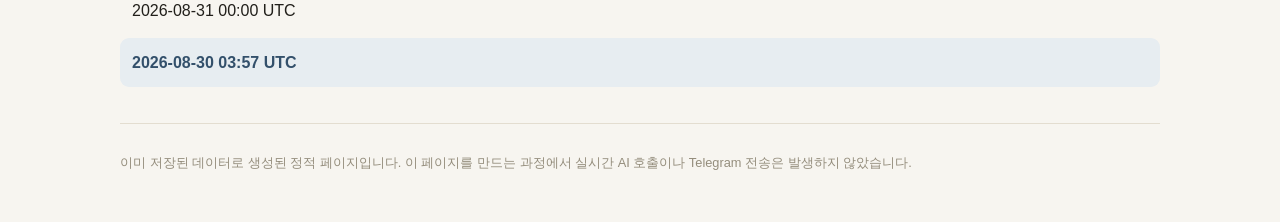
<file: briefs/43ecc068a095317ce61b20161bef1b26c5c4530ffd1cc330fe00c82a51268987.html>
<!DOCTYPE html>
<html lang="ko">
<head>
<meta charset="utf-8">
<meta name="viewport" content="width=device-width, initial-scale=1">
<meta name="theme-color" content="#f7f5f0">
<title>세계뉴스 리포트 — 2026-08-30 03:57 UTC</title>
<link rel="stylesheet" href="../assets/app.css">
<link rel="manifest" href="../manifest.webmanifest">
</head>
<body>
<div class="page">
<header class="site-header">
<h1>세계뉴스 리포트</h1>
<p class="as-of">리포트 · 2026-08-30 03:57 UTC</p>
</header>
<main>
<section class="hero" aria-labelledby="hero-h"><p class="hero-eyebrow" id="hero-h">오늘 한눈에</p><ul class="hero-glance"><li>나스닥·중소형주가 약세였습니다.</li><li>커뮤니케이션 서비스·경기소비재는 상대적으로 강했습니다, 정보기술·유틸리티는 상대적으로 약했습니다.</li><li>달러 상승, 금·유가 하락.</li><li>경기소비재 섹터의 AMZN·NKE가 상대적으로 강했습니다</li></ul><ul class="chip-row hero-chips"><li class="chip chip-down"><span class="chip-label">SPY</span><span class="chip-value">▼ -0.2%</span></li><li class="chip chip-down"><span class="chip-label">QQQ</span><span class="chip-value">▼ -0.6%</span></li><li class="chip chip-down"><span class="chip-label">DIA</span><span class="chip-value">▼ -0.0%</span></li><li class="chip chip-down"><span class="chip-label">IWM</span><span class="chip-value">▼ -1.4%</span></li><li class="chip chip-down"><span class="chip-label">금</span><span class="chip-value">▼ -3.2%</span></li><li class="chip chip-up"><span class="chip-label">달러</span><span class="chip-value">▲ +0.6%</span></li><li class="chip chip-down"><span class="chip-label">유가</span><span class="chip-value">▼ -0.2%</span></li></ul><p class="hero-issues-label">핵심 이슈</p><ul class="hero-issues"><li>일본은행 히미노 부총재, 사이타마서 경제·통화정책 연설</li><li>Minutes of the Board&#x27;s discount rate meet…</li><li>Financial System Report Annex &quot;Use and Ri…</li><li>Minutes of the Federal Open Market Commit…</li><li>SEC Proposes New Regulation Crypto Assets</li></ul></section>
<section class="market-pulse" aria-labelledby="market-pulse-h"><h2 id="market-pulse-h">Market Pulse</h2><div class="pulse-grid"><div class="pulse-card"><h3 class="pulse-card-title">미국 지수</h3><ul class="chip-row"><li class="chip chip-down"><span class="chip-label">SPY</span><span class="chip-value">▼ -0.2%</span></li><li class="chip chip-down"><span class="chip-label">QQQ</span><span class="chip-value">▼ -0.6%</span></li><li class="chip chip-down"><span class="chip-label">DIA</span><span class="chip-value">▼ -0.0%</span></li><li class="chip chip-down"><span class="chip-label">IWM</span><span class="chip-value">▼ -1.4%</span></li></ul></div><div class="pulse-card"><h3 class="pulse-card-title">섹터</h3><p class="pulse-sub-label">강세</p><ul class="chip-row"><li class="chip chip-up"><span class="chip-label">커뮤니케이션 서비스</span><span class="chip-value">▲ +1.4%</span></li><li class="chip chip-up"><span class="chip-label">경기소비재</span><span class="chip-value">▲ +1.1%</span></li><li class="chip chip-up"><span class="chip-label">에너지</span><span class="chip-value">▲ +0.6%</span></li></ul><p class="pulse-sub-label">약세</p><ul class="chip-row"><li class="chip chip-down"><span class="chip-label">정보기술</span><span class="chip-value">▼ -1.5%</span></li><li class="chip chip-down"><span class="chip-label">유틸리티</span><span class="chip-value">▼ -1.0%</span></li><li class="chip chip-down"><span class="chip-label">산업재</span><span class="chip-value">▼ -0.9%</span></li></ul></div><div class="pulse-card"><h3 class="pulse-card-title">주요 종목</h3><p class="pulse-sub-label">상승</p><ul class="mover-list"><li class="mover-row"><span class="mover-symbol">SLB</span><span class="mover-change mover-up">▲ +4.2%</span><span class="mover-relative">섹터 대비 +3.6%p</span></li><li class="mover-row"><span class="mover-symbol">AMZN</span><span class="mover-change mover-up">▲ +4.0%</span><span class="mover-relative">섹터 대비 +2.8%p</span></li><li class="mover-row"><span class="mover-symbol">NKE</span><span class="mover-change mover-up">▲ +3.0%</span><span class="mover-relative">섹터 대비 +1.9%p</span></li><li class="mover-row"><span class="mover-symbol">TMUS</span><span class="mover-change mover-up">▲ +2.6%</span><span class="mover-relative">섹터 대비 +1.2%p</span></li><li class="mover-row"><span class="mover-symbol">NFLX</span><span class="mover-change mover-up">▲ +2.4%</span><span class="mover-relative">섹터 대비 +0.9%p</span></li></ul><p class="pulse-sub-label">하락</p><ul class="mover-list"><li class="mover-row"><span class="mover-symbol">NVDA</span><span class="mover-change mover-down">▼ -4.6%</span><span class="mover-relative">섹터 대비 -3.0%p</span></li><li class="mover-row"><span class="mover-symbol">AMAT</span><span class="mover-change mover-down">▼ -4.3%</span><span class="mover-relative">섹터 대비 -2.7%p</span></li><li class="mover-row"><span class="mover-symbol">NEM</span><span class="mover-change mover-down">▼ -3.3%</span><span class="mover-relative">섹터 대비 -3.2%p</span></li><li class="mover-row"><span class="mover-symbol">ETN</span><span class="mover-change mover-down">▼ -3.2%</span><span class="mover-relative">섹터 대비 -2.3%p</span></li><li class="mover-row"><span class="mover-symbol">EQIX</span><span class="mover-change mover-down">▼ -3.0%</span><span class="mover-relative">섹터 대비 -2.6%p</span></li></ul></div><div class="pulse-card"><h3 class="pulse-card-title">Cross Asset</h3><ul class="chip-row"><li class="chip chip-down"><span class="chip-label">금</span><span class="chip-value">▼ -3.2%</span></li><li class="chip chip-up"><span class="chip-label">달러</span><span class="chip-value">▲ +0.6%</span></li><li class="chip chip-down"><span class="chip-label">유가</span><span class="chip-value">▼ -0.2%</span></li></ul><p class="pulse-note">국채(Treasury) 수익률은 아직 연동되지 않았습니다. BTC/ETH는 실시간 가격 제공자가 없어 표시하지 않습니다.</p></div></div></section>
<section class="why-moved" aria-labelledby="why-moved-h"><h2 id="why-moved-h">왜 시장이 움직였나</h2><p class="why-moved-headline">일본은행 히미노 부총재, 사이타마서 경제·통화정책 연설</p><div class="causal-chain"><div class="chain-node"><span>히미노 BOJ 부총재 사이타마 연설</span></div><div class="chain-arrow"><span class="chain-arrow-glyph" aria-hidden="true">↓</span><span class="chain-arrow-badges"><span class="badge badge-neutral">불확실</span><span class="badge badge-inferred">AI 해석</span></span></div><div class="chain-node"><span>일본은행 통화정책 기조</span></div><div class="chain-arrow"><span class="chain-arrow-glyph" aria-hidden="true">↓</span><span class="chain-arrow-badges"><span class="badge badge-neutral">불확실</span><span class="badge badge-inferred">가설</span></span></div><div class="chain-node"><span>Invesco DB US Dollar Index Bullish Fund (UUP)</span></div></div></section>
<section class="key-stories" aria-labelledby="key-stories-h"><h2 id="key-stories-h">오늘의 핵심 뉴스</h2><p class="stories-status">AI 분석 1/5 완료</p><div class="stories"><article class="story-card"><div class="story-badges"><span class="badge badge-neutral">중요도 매우 높음</span><span class="badge badge-neutral">시장 영향: 보통</span><span class="badge badge-grounded">AI 분석 완료</span></div><h3 class="story-headline">일본은행 히미노 부총재, 사이타마서 경제·통화정책 연설</h3><p class="story-gist">일본은행 주요 인사의 통화정책 관련 발언은 향후 일본의 금리 정책 경로와 엔화 변동성에 영향을 미칠 수 있으며, 엔 캐리 트레이드 흐름 및 글로벌 채권·환율 시장에 직간접적 파급효과를 줄 수 있는 주요 요인입니다.</p><details class="story-detail"><summary>자세히 보기</summary><div class="detail-block"><p class="detail-label">① 무슨 일이 있었나</p><p class="detail-text">일본은행(BOJ)의 히미노 료조 부총재가 사이타마에서 일본의 경제 상황 및 통화정책 운영 방향을 주제로 연설을 진행했습니다.</p></div><div class="detail-block"><p class="detail-label">② 왜 중요한가</p><p class="detail-text">일본은행 주요 인사의 통화정책 관련 발언은 향후 일본의 금리 정책 경로와 엔화 변동성에 영향을 미칠 수 있으며, 엔 캐리 트레이드 흐름 및 글로벌 채권·환율 시장에 직간접적 파급효과를 줄 수 있는 주요 요인입니다.</p></div><div class="detail-block"><p class="detail-label">③ 원인 → 결과 → 영향</p><div class="causal-chain"><div class="chain-node"><span>히미노 BOJ 부총재 사이타마 연설</span></div><div class="chain-arrow"><span class="chain-arrow-glyph" aria-hidden="true">↓</span><span class="chain-arrow-badges"><span class="badge badge-neutral">불확실</span><span class="badge badge-inferred">AI 해석</span></span></div><div class="chain-node"><span>일본은행 통화정책 기조</span></div><div class="chain-arrow"><span class="chain-arrow-glyph" aria-hidden="true">↓</span><span class="chain-arrow-badges"><span class="badge badge-neutral">불확실</span><span class="badge badge-inferred">가설</span></span></div><div class="chain-node"><span>Invesco DB US Dollar Index Bullish Fund (UUP)</span></div></div></div><div class="detail-block"><p class="detail-label">⑦ 반대 시나리오</p><p class="detail-text">연설 내용이 기존 통화정책 기조를 재확인하는 원론적 수준에 그칠 경우 외환 및 글로벌 자산 시장에 미치는 실질적 영향은 극히 제한적일 수 있습니다.</p></div><div class="detail-block"><p class="detail-label">⑧ 이 분석이 틀릴 수 있는 조건</p><ul class="plain-list"><li>연설 이후 외환 및 금리 시장에서 유의미한 변동성이나 정책 전망 재조정이 전혀 관찰되지 않는 경우</li></ul></div><div class="detail-block"><p class="detail-label">⑨ 다음에 볼 것</p><ul class="plain-list"><li>일본은행의 향후 추가 금리 인상 시점에 관한 정책 위원들의 후속 발언</li><li>엔/달러 환율 변동 및 UUP 등 달러 프록시 자산의 가격 추이</li><li>일본 경제 성장률 및 인플레이션 관련 주요 후속 지표</li></ul></div><div class="detail-block"><p class="detail-label">⑩ 근거/출처</p><ul class="evidence-list"><li class="evidence-item"><span class="badge badge-grounded">보도</span><span class="evidence-statement">Speech by Deputy Governor HIMINO in Saitama (Japan&#x27;s Economy and Monetary Policy) (Thu, 27 Aug 2026 10:35:00 +0900)</span><a class="evidence-source" href="http://www.boj.or.jp/en/about/press/koen_2026/ko260827a.htm">출처 보기</a></li></ul></div><p class="detail-confidence">신뢰도: 보통 · 65%</p></details></article><article class="story-card story-card-unanalyzed"><div class="story-badges"><span class="badge badge-neutral">중요도 매우 높음</span><span class="badge badge-muted">AI 분석 대기</span></div><h3 class="story-headline">Minutes of the Board&#x27;s discount rate meetings on July 20 and July 29, 2026</h3><p class="story-gist story-gist-muted">Federal Reserve · 사실 확인만, AI 해석 아님</p></article><article class="story-card story-card-unanalyzed"><div class="story-badges"><span class="badge badge-neutral">중요도 매우 높음</span><span class="badge badge-muted">AI 분석 대기</span></div><h3 class="story-headline">Financial System Report Annex &quot;Use and Risk Management of Generative AI by Japanese Financial Institutions&quot;</h3><p class="story-gist story-gist-muted">Bank of Japan · 사실 확인만, AI 해석 아님</p></article><article class="story-card story-card-unanalyzed"><div class="story-badges"><span class="badge badge-neutral">중요도 매우 높음</span><span class="badge badge-muted">AI 분석 대기</span></div><h3 class="story-headline">Minutes of the Federal Open Market Committee, July 28–29, 2026</h3><p class="story-gist story-gist-muted">Federal Reserve · 사실 확인만, AI 해석 아님</p></article><article class="story-card story-card-unanalyzed"><div class="story-badges"><span class="badge badge-neutral">중요도 매우 높음</span><span class="badge badge-muted">AI 분석 대기</span></div><h3 class="story-headline">SEC Proposes New Regulation Crypto Assets</h3><p class="story-gist story-gist-muted">U.S. Securities and Exchange Commission · 사실 확인만, AI 해석 아님</p></article></div></section>
<section class="watchlist" aria-labelledby="watchlist-h"><h2 id="watchlist-h">오늘 볼 것</h2><ul class="plain-list"><li>일본은행의 향후 추가 금리 인상 시점에 관한 정책 위원들의 후속 발언</li><li>엔/달러 환율 변동 및 UUP 등 달러 프록시 자산의 가격 추이</li><li>일본 경제 성장률 및 인플레이션 관련 주요 후속 지표</li></ul></section>
<section class="limitations-section" aria-labelledby="limitations-h"><h2 id="limitations-h">데이터 참고</h2><ul class="plain-list limitations"><li>Crypto impact is scenario-based; no live BTC/ETH price data was available.</li><li>USD moves are read via a proxy ETF (UUP), not the DXY index directly.</li><li>Oil moves are read via a proxy ETF (USO), not spot WTI crude directly.</li></ul></section>
</main>
<nav class="recent-reports" aria-label="최근 리포트">
<h2>최근 리포트</h2>
<ul>
<li><a href="5f2fe48cf968d8effa89d25bb153bdfe3fd2be78549684f2fb09f2fb1ba5bad6.html">2026-09-18 23:28 UTC</a></li>
<li><a href="e9ff88ee3cb00ac515018829ef6f41eacba2078862dc451faa679aaaed538097.html">2026-09-15 23:38 UTC</a></li>
<li><a href="90a79fc93f347bf0dffb410489d968dfa78d21fae5d1edd331afe55e0ab34810.html">2026-09-05 23:06 UTC</a></li>
<li><a href="21a7680169e1fb2f32da15c5db4c6b1a129742a62a7b8894603660bc79b18dda.html">2026-09-04 23:10 UTC</a></li>
<li><a href="0c5b43796677468f30ce314797f086822d254f47e03d64207e31169bab1d7242.html">2026-08-31 00:00 UTC</a></li>
<li><span class="current">2026-08-30 03:57 UTC</span></li>
</ul>
</nav>
<footer class="site-footer">
<p>이미 저장된 데이터로 생성된 정적 페이지입니다. 이 페이지를 만드는 과정에서 실시간 AI 호출이나 Telegram 전송은 발생하지 않았습니다.</p>
</footer>
</div>
</body>
</html>
</file>
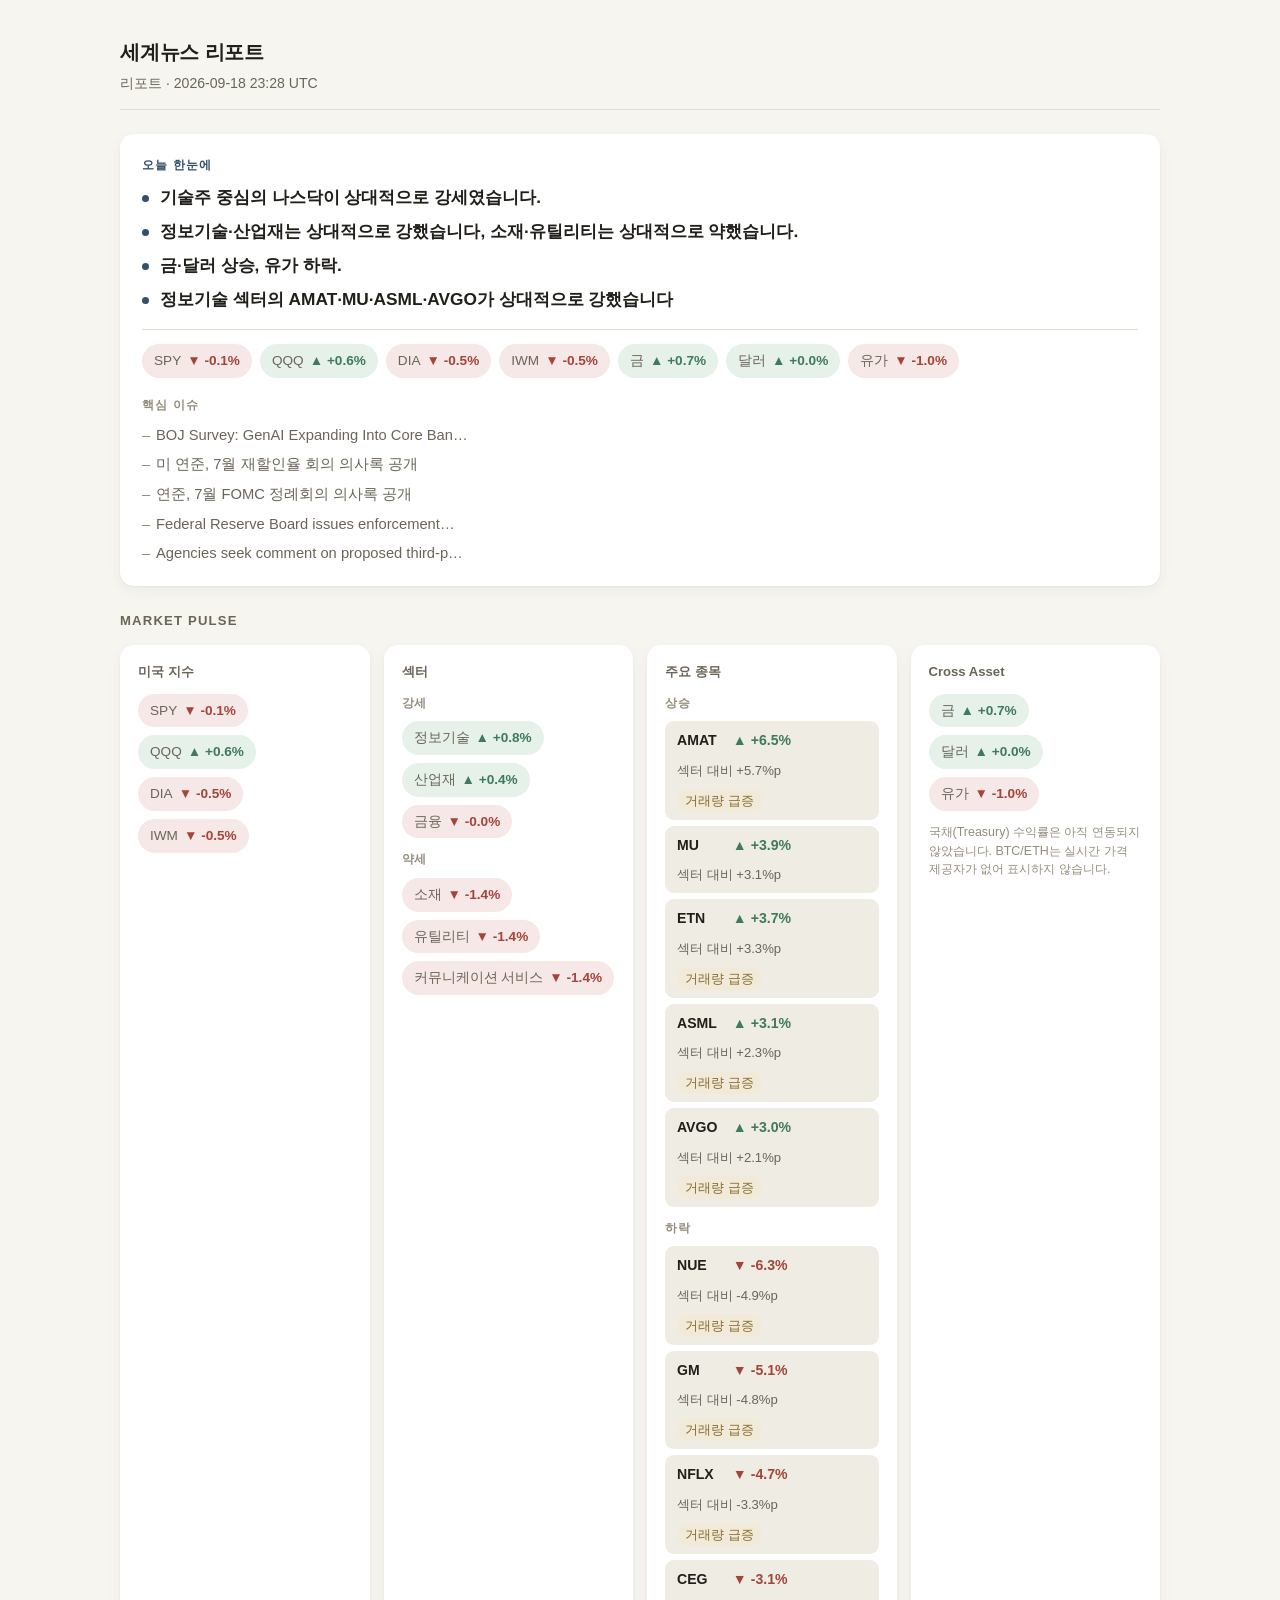
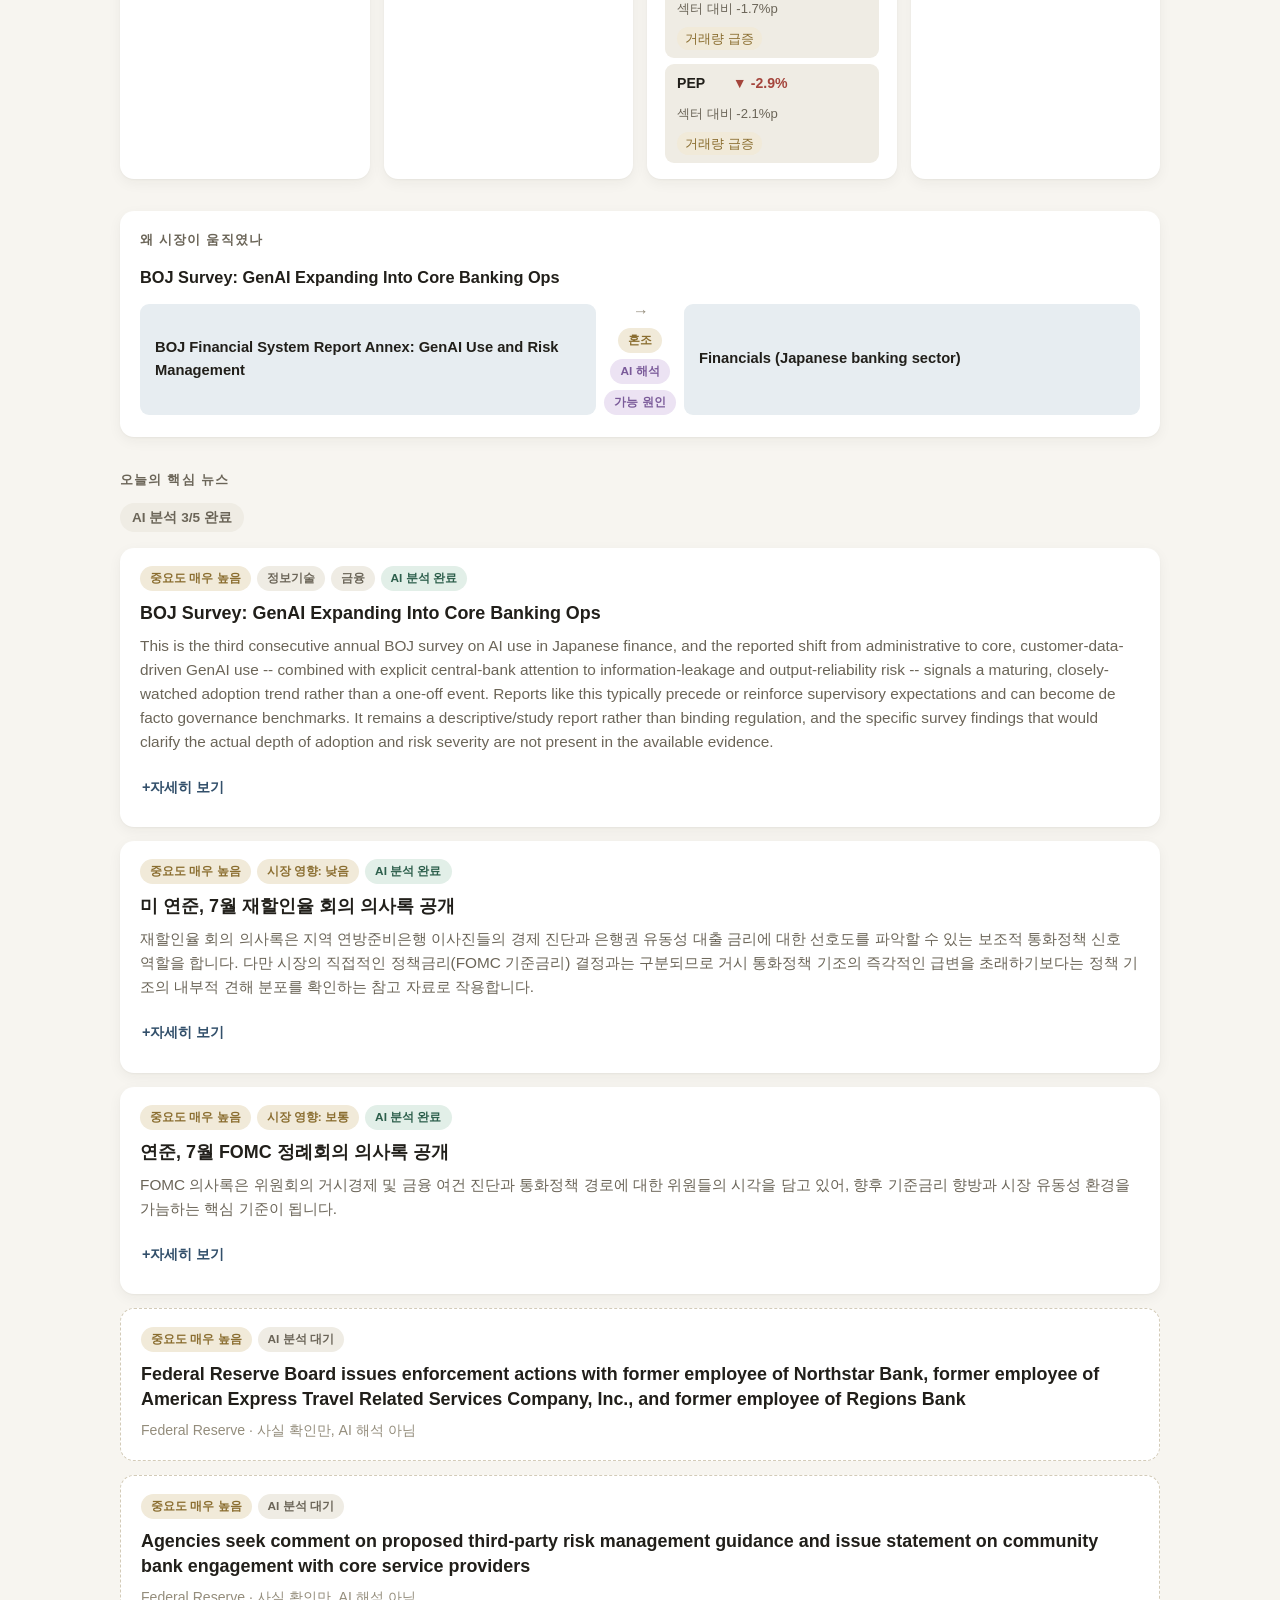
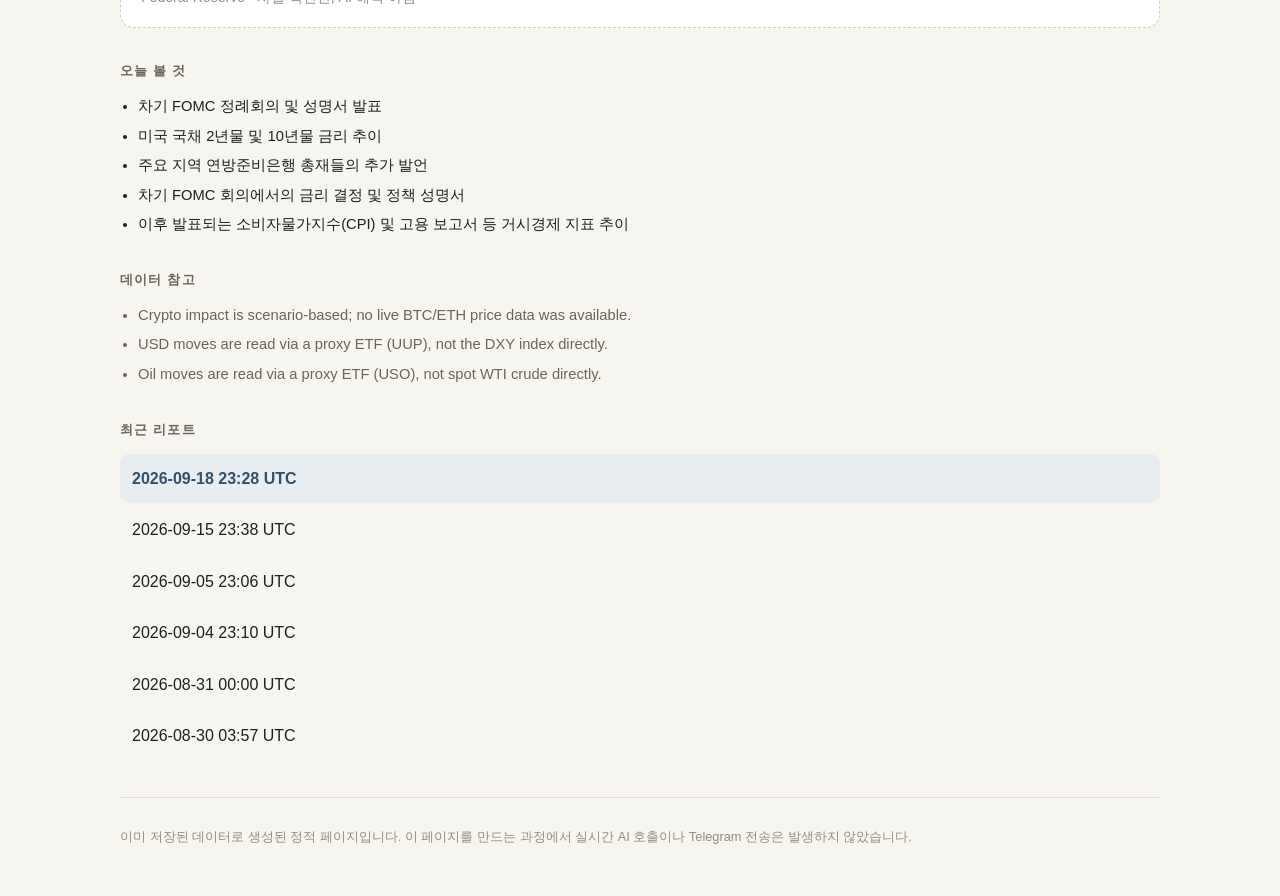
<file: briefs/5f2fe48cf968d8effa89d25bb153bdfe3fd2be78549684f2fb09f2fb1ba5bad6.html>
<!DOCTYPE html>
<html lang="ko">
<head>
<meta charset="utf-8">
<meta name="viewport" content="width=device-width, initial-scale=1">
<meta name="theme-color" content="#f7f5f0">
<title>세계뉴스 리포트 — 2026-09-18 23:28 UTC</title>
<link rel="stylesheet" href="../assets/app.css">
<link rel="manifest" href="../manifest.webmanifest">
</head>
<body>
<div class="page">
<header class="site-header">
<h1>세계뉴스 리포트</h1>
<p class="as-of">리포트 · 2026-09-18 23:28 UTC</p>
</header>
<main>
<section class="hero" aria-labelledby="hero-h"><p class="hero-eyebrow" id="hero-h">오늘 한눈에</p><ul class="hero-glance"><li>기술주 중심의 나스닥이 상대적으로 강세였습니다.</li><li>정보기술·산업재는 상대적으로 강했습니다, 소재·유틸리티는 상대적으로 약했습니다.</li><li>금·달러 상승, 유가 하락.</li><li>정보기술 섹터의 AMAT·MU·ASML·AVGO가 상대적으로 강했습니다</li></ul><ul class="chip-row hero-chips"><li class="chip chip-down"><span class="chip-label">SPY</span><span class="chip-value">▼ -0.1%</span></li><li class="chip chip-up"><span class="chip-label">QQQ</span><span class="chip-value">▲ +0.6%</span></li><li class="chip chip-down"><span class="chip-label">DIA</span><span class="chip-value">▼ -0.5%</span></li><li class="chip chip-down"><span class="chip-label">IWM</span><span class="chip-value">▼ -0.5%</span></li><li class="chip chip-up"><span class="chip-label">금</span><span class="chip-value">▲ +0.7%</span></li><li class="chip chip-up"><span class="chip-label">달러</span><span class="chip-value">▲ +0.0%</span></li><li class="chip chip-down"><span class="chip-label">유가</span><span class="chip-value">▼ -1.0%</span></li></ul><p class="hero-issues-label">핵심 이슈</p><ul class="hero-issues"><li>BOJ Survey: GenAI Expanding Into Core Ban…</li><li>미 연준, 7월 재할인율 회의 의사록 공개</li><li>연준, 7월 FOMC 정례회의 의사록 공개</li><li>Federal Reserve Board issues enforcement…</li><li>Agencies seek comment on proposed third-p…</li></ul></section>
<section class="market-pulse" aria-labelledby="market-pulse-h"><h2 id="market-pulse-h">Market Pulse</h2><div class="pulse-grid"><div class="pulse-card"><h3 class="pulse-card-title">미국 지수</h3><ul class="chip-row"><li class="chip chip-down"><span class="chip-label">SPY</span><span class="chip-value">▼ -0.1%</span></li><li class="chip chip-up"><span class="chip-label">QQQ</span><span class="chip-value">▲ +0.6%</span></li><li class="chip chip-down"><span class="chip-label">DIA</span><span class="chip-value">▼ -0.5%</span></li><li class="chip chip-down"><span class="chip-label">IWM</span><span class="chip-value">▼ -0.5%</span></li></ul></div><div class="pulse-card"><h3 class="pulse-card-title">섹터</h3><p class="pulse-sub-label">강세</p><ul class="chip-row"><li class="chip chip-up"><span class="chip-label">정보기술</span><span class="chip-value">▲ +0.8%</span></li><li class="chip chip-up"><span class="chip-label">산업재</span><span class="chip-value">▲ +0.4%</span></li><li class="chip chip-down"><span class="chip-label">금융</span><span class="chip-value">▼ -0.0%</span></li></ul><p class="pulse-sub-label">약세</p><ul class="chip-row"><li class="chip chip-down"><span class="chip-label">소재</span><span class="chip-value">▼ -1.4%</span></li><li class="chip chip-down"><span class="chip-label">유틸리티</span><span class="chip-value">▼ -1.4%</span></li><li class="chip chip-down"><span class="chip-label">커뮤니케이션 서비스</span><span class="chip-value">▼ -1.4%</span></li></ul></div><div class="pulse-card"><h3 class="pulse-card-title">주요 종목</h3><p class="pulse-sub-label">상승</p><ul class="mover-list"><li class="mover-row"><span class="mover-symbol">AMAT</span><span class="mover-change mover-up">▲ +6.5%</span><span class="mover-relative">섹터 대비 +5.7%p</span><span class="mover-flag">거래량 급증</span></li><li class="mover-row"><span class="mover-symbol">MU</span><span class="mover-change mover-up">▲ +3.9%</span><span class="mover-relative">섹터 대비 +3.1%p</span></li><li class="mover-row"><span class="mover-symbol">ETN</span><span class="mover-change mover-up">▲ +3.7%</span><span class="mover-relative">섹터 대비 +3.3%p</span><span class="mover-flag">거래량 급증</span></li><li class="mover-row"><span class="mover-symbol">ASML</span><span class="mover-change mover-up">▲ +3.1%</span><span class="mover-relative">섹터 대비 +2.3%p</span><span class="mover-flag">거래량 급증</span></li><li class="mover-row"><span class="mover-symbol">AVGO</span><span class="mover-change mover-up">▲ +3.0%</span><span class="mover-relative">섹터 대비 +2.1%p</span><span class="mover-flag">거래량 급증</span></li></ul><p class="pulse-sub-label">하락</p><ul class="mover-list"><li class="mover-row"><span class="mover-symbol">NUE</span><span class="mover-change mover-down">▼ -6.3%</span><span class="mover-relative">섹터 대비 -4.9%p</span><span class="mover-flag">거래량 급증</span></li><li class="mover-row"><span class="mover-symbol">GM</span><span class="mover-change mover-down">▼ -5.1%</span><span class="mover-relative">섹터 대비 -4.8%p</span><span class="mover-flag">거래량 급증</span></li><li class="mover-row"><span class="mover-symbol">NFLX</span><span class="mover-change mover-down">▼ -4.7%</span><span class="mover-relative">섹터 대비 -3.3%p</span><span class="mover-flag">거래량 급증</span></li><li class="mover-row"><span class="mover-symbol">CEG</span><span class="mover-change mover-down">▼ -3.1%</span><span class="mover-relative">섹터 대비 -1.7%p</span><span class="mover-flag">거래량 급증</span></li><li class="mover-row"><span class="mover-symbol">PEP</span><span class="mover-change mover-down">▼ -2.9%</span><span class="mover-relative">섹터 대비 -2.1%p</span><span class="mover-flag">거래량 급증</span></li></ul></div><div class="pulse-card"><h3 class="pulse-card-title">Cross Asset</h3><ul class="chip-row"><li class="chip chip-up"><span class="chip-label">금</span><span class="chip-value">▲ +0.7%</span></li><li class="chip chip-up"><span class="chip-label">달러</span><span class="chip-value">▲ +0.0%</span></li><li class="chip chip-down"><span class="chip-label">유가</span><span class="chip-value">▼ -1.0%</span></li></ul><p class="pulse-note">국채(Treasury) 수익률은 아직 연동되지 않았습니다. BTC/ETH는 실시간 가격 제공자가 없어 표시하지 않습니다.</p></div></div></section>
<section class="why-moved" aria-labelledby="why-moved-h"><h2 id="why-moved-h">왜 시장이 움직였나</h2><p class="why-moved-headline">BOJ Survey: GenAI Expanding Into Core Banking Ops</p><div class="causal-chain"><div class="chain-node"><span>BOJ Financial System Report Annex: GenAI Use and Risk Management</span></div><div class="chain-arrow"><span class="chain-arrow-glyph" aria-hidden="true">↓</span><span class="chain-arrow-badges"><span class="badge badge-neutral">혼조</span><span class="badge badge-inferred">AI 해석</span><span class="badge badge-inferred">가능 원인</span></span></div><div class="chain-node"><span>Financials (Japanese banking sector)</span></div></div></section>
<section class="key-stories" aria-labelledby="key-stories-h"><h2 id="key-stories-h">오늘의 핵심 뉴스</h2><p class="stories-status">AI 분석 3/5 완료</p><div class="stories"><article class="story-card"><div class="story-badges"><span class="badge badge-neutral">중요도 매우 높음</span><span class="badge badge-muted">정보기술</span><span class="badge badge-muted">금융</span><span class="badge badge-grounded">AI 분석 완료</span></div><h3 class="story-headline">BOJ Survey: GenAI Expanding Into Core Banking Ops</h3><p class="story-gist">This is the third consecutive annual BOJ survey on AI use in Japanese finance, and the reported shift from administrative to core, customer-data-driven GenAI use -- combined with explicit central-bank attention to information-leakage and output-reliability risk -- signals a maturing, closely-watched adoption trend rather than a one-off event. Reports like this typically precede or reinforce supervisory expectations and can become de facto governance benchmarks. It remains a descriptive/study report rather than binding regulation, and the specific survey findings that would clarify the actual depth of adoption and risk severity are not present in the available evidence.</p><details class="story-detail"><summary>자세히 보기</summary><div class="detail-block"><p class="detail-label">① 무슨 일이 있었나</p><p class="detail-text">The Bank of Japan&#x27;s Financial System and Bank Examination Department published (Aug 24, 2026) an annex to the Financial System Report on the use and risk management of generative AI (GenAI) by Japanese financial institutions, based on its third AI-use survey since FY2024 (targeting 150 financial institutions) plus interviews with IT vendors and financial institutions. Per the report&#x27;s own text, GenAI use in Japanese financial institutions is expanding from general administrative tasks into core operations that leverage customer data, and is expected to expand and evolve further with technological advancement. The report states institutions need to understand GenAI-specific risks -- information leakage and the uncertainty of outputs and behaviors -- and enhance risk-management frameworks via a risk-based approach. The evidence excerpt is truncated exactly where the report&#x27;s specific survey findings begin, so the quantitative results (adoption rates, incident data, risk-management maturity levels) are not available in this context.</p></div><div class="detail-block"><p class="detail-label">② 왜 중요한가</p><p class="detail-text">This is the third consecutive annual BOJ survey on AI use in Japanese finance, and the reported shift from administrative to core, customer-data-driven GenAI use -- combined with explicit central-bank attention to information-leakage and output-reliability risk -- signals a maturing, closely-watched adoption trend rather than a one-off event. Reports like this typically precede or reinforce supervisory expectations and can become de facto governance benchmarks. It remains a descriptive/study report rather than binding regulation, and the specific survey findings that would clarify the actual depth of adoption and risk severity are not present in the available evidence.</p></div><div class="detail-block"><p class="detail-label">③ 원인 → 결과 → 영향</p><div class="causal-chain"><div class="chain-node"><span>BOJ Financial System Report Annex: GenAI Use and Risk Management</span></div><div class="chain-arrow"><span class="chain-arrow-glyph" aria-hidden="true">↓</span><span class="chain-arrow-badges"><span class="badge badge-neutral">혼조</span><span class="badge badge-inferred">AI 해석</span><span class="badge badge-inferred">가능 원인</span></span></div><div class="chain-node"><span>Financials (Japanese banking sector)</span></div></div></div><div class="detail-block"><p class="detail-label">④ 수혜 가능</p><ul class="chip-row"><li class="chip chip-up">정보기술</li></ul></div><div class="detail-block"><p class="detail-label">⑤ 부담 가능</p><ul class="chip-row"><li class="chip chip-down">금융</li></ul></div><div class="detail-block"><p class="detail-label">⑦ 반대 시나리오</p><p class="detail-text">If the (currently unseen) survey findings show GenAI adoption remains concentrated in low-risk administrative use cases rather than core operations, the report&#x27;s &#x27;expanding into core operations&#x27; framing would overstate the actual pace of change.</p></div><div class="detail-block"><p class="detail-label">⑧ 이 분석이 틀릴 수 있는 조건</p><ul class="plain-list"><li>Access to the full survey findings/statistics (currently truncated in available evidence) showing different adoption or risk levels than the introductory text describes.</li><li>Any subsequent BOJ supervisory guidance or binding requirement specifically tied to this report&#x27;s findings.</li><li>Data indicating GenAI adoption in Japanese financial institutions is not, in fact, shifting from administrative to core/customer-data operations.</li></ul></div><div class="detail-block"><p class="detail-label">⑩ 근거/출처</p><ul class="evidence-list"><li class="evidence-item"><span class="badge badge-grounded">보도</span><span class="evidence-statement">Financial System Report Annex &quot;Use and Risk Management of Generative AI by Japanese Financial Institutions&quot; (Mon, 24 Aug 2026 11:00:00 +0900)</span><a class="evidence-source" href="http://www.boj.or.jp/en/research/brp/fsr/fsrb260824.htm">출처 보기</a></li><li class="evidence-item"><span class="badge badge-grounded">보도</span><span class="evidence-statement">August 24, 2026 Financial System and Bank Examination Department, Bank of Japan Generative AI (GenAI) has been rapidly penetrating society, and its use in Japanese financial institutions is expanding from general administrative tasks to core operations leveraging customer data. The use of GenAI is expected to expand and evolve further with technological advancements. Financial institutions need to understand the specific risks of GenAI, such as information leakage and the uncertainty of outputs and behaviors, and to enhance risk management frameworks based on the risk-based approach. With these issues in mind, the Bank of Japan conducted a survey on the use of AI, etc., targeting 150 financial institutions. This is the third survey since fiscal year 2024. This Report, drawing on the views we exchanged in the interviews with some IT vendors and financial institutions, describes the current status and challenges in the use of GenAI and in risk management issues in the financial industry. The key findings from the survey and interviews are listed below:</span><a class="evidence-source" href="http://www.boj.or.jp/en/research/brp/fsr/fsrb260824.htm">출처 보기</a></li></ul></div><p class="detail-confidence">신뢰도: 보통 · 40%</p></details></article><article class="story-card"><div class="story-badges"><span class="badge badge-neutral">중요도 매우 높음</span><span class="badge badge-neutral">시장 영향: 낮음</span><span class="badge badge-grounded">AI 분석 완료</span></div><h3 class="story-headline">미 연준, 7월 재할인율 회의 의사록 공개</h3><p class="story-gist">재할인율 회의 의사록은 지역 연방준비은행 이사진들의 경제 진단과 은행권 유동성 대출 금리에 대한 선호도를 파악할 수 있는 보조적 통화정책 신호 역할을 합니다. 다만 시장의 직접적인 정책금리(FOMC 기준금리) 결정과는 구분되므로 거시 통화정책 기조의 즉각적인 급변을 초래하기보다는 정책 기조의 내부적 견해 분포를 확인하는 참고 자료로 작용합니다.</p><details class="story-detail"><summary>자세히 보기</summary><div class="detail-block"><p class="detail-label">① 무슨 일이 있었나</p><p class="detail-text">미국 연방준비제도(Fed) 이사회가 2026년 7월 20일 및 7월 29일에 개최된 재할인율(Discount Rate) 회의의 의사록을 공식 발표했습니다. 해당 의사록은 수신 금융기관에 제공되는 재할인창구 대출 금리 검토 및 결정 과정을 담고 있으며, FOMC의 연방기금금리 목표 범위 설정과는 별개의 절차로 진행됩니다.</p></div><div class="detail-block"><p class="detail-label">② 왜 중요한가</p><p class="detail-text">재할인율 회의 의사록은 지역 연방준비은행 이사진들의 경제 진단과 은행권 유동성 대출 금리에 대한 선호도를 파악할 수 있는 보조적 통화정책 신호 역할을 합니다. 다만 시장의 직접적인 정책금리(FOMC 기준금리) 결정과는 구분되므로 거시 통화정책 기조의 즉각적인 급변을 초래하기보다는 정책 기조의 내부적 견해 분포를 확인하는 참고 자료로 작용합니다.</p></div><div class="detail-block"><p class="detail-label">③ 원인 → 결과 → 영향</p><div class="causal-chain"><div class="chain-node"><span>연준 재할인율 회의 의사록 공개</span></div><div class="chain-arrow"><span class="chain-arrow-glyph" aria-hidden="true">↓</span><span class="chain-arrow-badges"><span class="badge badge-neutral">보합</span><span class="badge badge-grounded">보도</span><span class="badge badge-grounded">확정 원인</span></span></div><div class="chain-node"><span>연준 유동성 정책 기조 및 은행권 대출 환경</span></div><div class="chain-arrow"><span class="chain-arrow-glyph" aria-hidden="true">↓</span><span class="chain-arrow-badges"><span class="badge badge-neutral">보합</span><span class="badge badge-inferred">AI 해석</span><span class="badge badge-inferred">가능 원인</span></span></div><div class="chain-node"><span>미국 국채 금리</span></div></div></div><div class="detail-block"><p class="detail-label">⑦ 반대 시나리오</p><p class="detail-text">의사록 내 다수 지역 연은 총재들의 급격한 금리 변경 요구가 포함되어 있을 경우 차기 FOMC 회의에 대한 정책 불확실성이 커지며 시장 변동성이 확대될 수 있습니다.</p></div><div class="detail-block"><p class="detail-label">⑧ 이 분석이 틀릴 수 있는 조건</p><ul class="plain-list"><li>재할인율 회의 의사록 내용이 FOMC의 향후 통화정책 방향성에 대한 직접적 가이던스 변화로 시장에 해석되는 경우</li><li>재할인창구 대출 규정 및 금리 체계의 구조적 변경이 발표되는 경우</li></ul></div><div class="detail-block"><p class="detail-label">⑨ 다음에 볼 것</p><ul class="plain-list"><li>차기 FOMC 정례회의 및 성명서 발표</li><li>미국 국채 2년물 및 10년물 금리 추이</li><li>주요 지역 연방준비은행 총재들의 추가 발언</li></ul></div><div class="detail-block"><p class="detail-label">⑩ 근거/출처</p><ul class="evidence-list"><li class="evidence-item"><span class="badge badge-grounded">보도</span><span class="evidence-statement">Minutes of the Board&amp;#39;s discount rate meetings on July 20 and July 29, 2026</span><a class="evidence-source" href="https://www.federalreserve.gov/newsevents/pressreleases/monetary20260825a.htm">출처 보기</a></li><li class="evidence-item"><span class="badge badge-grounded">보도</span><span class="evidence-statement">For release at 2:00 p.m. EDT Share The Federal Reserve Board on Tuesday released the minutes from its recent meetings to review and determine the discount rates provided to depository institutions through the discount window. Today&#x27;s minutes cover the Board meetings that occurred on July 20 and July 29, 2026. The Board&#x27;s process for setting the discount rate is distinct from the process the Federal Open Market Committee follows in setting the target range for the federal funds rate.</span><a class="evidence-source" href="https://www.federalreserve.gov/newsevents/pressreleases/monetary20260825a.htm">출처 보기</a></li></ul></div><p class="detail-confidence">신뢰도: 높음 · 75%</p></details></article><article class="story-card"><div class="story-badges"><span class="badge badge-neutral">중요도 매우 높음</span><span class="badge badge-neutral">시장 영향: 보통</span><span class="badge badge-grounded">AI 분석 완료</span></div><h3 class="story-headline">연준, 7월 FOMC 정례회의 의사록 공개</h3><p class="story-gist">FOMC 의사록은 위원회의 거시경제 및 금융 여건 진단과 통화정책 경로에 대한 위원들의 시각을 담고 있어, 향후 기준금리 향방과 시장 유동성 환경을 가늠하는 핵심 기준이 됩니다.</p><details class="story-detail"><summary>자세히 보기</summary><div class="detail-block"><p class="detail-label">① 무슨 일이 있었나</p><p class="detail-text">미국 연방준비제도(Fed)가 2026년 7월 28~29일 개최된 연방공개시장위원회(FOMC) 정례회의 의사록을 8월 19일 공개했습니다.</p></div><div class="detail-block"><p class="detail-label">② 왜 중요한가</p><p class="detail-text">FOMC 의사록은 위원회의 거시경제 및 금융 여건 진단과 통화정책 경로에 대한 위원들의 시각을 담고 있어, 향후 기준금리 향방과 시장 유동성 환경을 가늠하는 핵심 기준이 됩니다.</p></div><div class="detail-block"><p class="detail-label">③ 원인 → 결과 → 영향</p><div class="causal-chain"><div class="chain-node"><span>7월 FOMC 의사록 공개</span></div><div class="chain-arrow"><span class="chain-arrow-glyph" aria-hidden="true">↓</span><span class="chain-arrow-badges"><span class="badge badge-neutral">보합</span><span class="badge badge-inferred">AI 해석</span><span class="badge badge-grounded">유력 원인</span></span></div><div class="chain-node"><span>통화정책 및 금리 전망</span></div><div class="chain-arrow"><span class="chain-arrow-glyph" aria-hidden="true">↓</span><span class="chain-arrow-badges"><span class="badge badge-neutral">불확실</span><span class="badge badge-inferred">가설</span><span class="badge badge-inferred">가능 원인</span></span></div><div class="chain-node"><span>U.S. 10-Year Treasury Yield</span></div></div></div><div class="detail-block"><p class="detail-label">⑦ 반대 시나리오</p><p class="detail-text">의사록 내용이 시장의 기존 예상과 완전히 일치하여 금리 및 자산 시장 전반에 실질적인 가격 변동을 유발하지 않는 시나리오</p></div><div class="detail-block"><p class="detail-label">⑧ 이 분석이 틀릴 수 있는 조건</p><ul class="plain-list"><li>의사록 발표 이후 발표되는 경제 지표가 급변하여 의사록에 담긴 위원회의 판단이 빠르게 실효성을 잃는 경우</li></ul></div><div class="detail-block"><p class="detail-label">⑨ 다음에 볼 것</p><ul class="plain-list"><li>차기 FOMC 회의에서의 금리 결정 및 정책 성명서</li><li>이후 발표되는 소비자물가지수(CPI) 및 고용 보고서 등 거시경제 지표 추이</li></ul></div><div class="detail-block"><p class="detail-label">⑩ 근거/출처</p><ul class="evidence-list"><li class="evidence-item"><span class="badge badge-grounded">보도</span><span class="evidence-statement">Minutes of the Federal Open Market Committee, July 28–29, 2026 (Wed, 19 Aug 2026 18:00:00 GMT)</span><a class="evidence-source" href="https://www.federalreserve.gov/newsevents/pressreleases/monetary20260819a.htm">출처 보기</a></li><li class="evidence-item"><span class="badge badge-grounded">보도</span><span class="evidence-statement">For release at 2:00 p.m. EDT Share The Federal Reserve on Wednesday released the minutes of the Federal Open Market Committee meeting that was held on July 28â29, 2026. The minutes for each regularly scheduled meeting of the Committee are generally published three weeks after the day of the policy decision. The descriptions of economic and financial conditions contained in these minutes are based solely on the information that was available to the Committee at the time of the meeting. Minutes of Federal Open Market Committee July 28â29, 2026: HTML | PDF</span><a class="evidence-source" href="https://www.federalreserve.gov/newsevents/pressreleases/monetary20260819a.htm">출처 보기</a></li></ul></div><p class="detail-confidence">신뢰도: 높음 · 70%</p></details></article><article class="story-card story-card-unanalyzed"><div class="story-badges"><span class="badge badge-neutral">중요도 매우 높음</span><span class="badge badge-muted">AI 분석 대기</span></div><h3 class="story-headline">Federal Reserve Board issues enforcement actions with former employee of Northstar Bank, former employee of American Express Travel Related Services Company, Inc., and former employee of Regions Bank</h3><p class="story-gist story-gist-muted">Federal Reserve · 사실 확인만, AI 해석 아님</p></article><article class="story-card story-card-unanalyzed"><div class="story-badges"><span class="badge badge-neutral">중요도 매우 높음</span><span class="badge badge-muted">AI 분석 대기</span></div><h3 class="story-headline">Agencies seek comment on proposed third-party risk management guidance and issue statement on community bank engagement with core service providers</h3><p class="story-gist story-gist-muted">Federal Reserve · 사실 확인만, AI 해석 아님</p></article></div></section>
<section class="watchlist" aria-labelledby="watchlist-h"><h2 id="watchlist-h">오늘 볼 것</h2><ul class="plain-list"><li>차기 FOMC 정례회의 및 성명서 발표</li><li>미국 국채 2년물 및 10년물 금리 추이</li><li>주요 지역 연방준비은행 총재들의 추가 발언</li><li>차기 FOMC 회의에서의 금리 결정 및 정책 성명서</li><li>이후 발표되는 소비자물가지수(CPI) 및 고용 보고서 등 거시경제 지표 추이</li></ul></section>
<section class="limitations-section" aria-labelledby="limitations-h"><h2 id="limitations-h">데이터 참고</h2><ul class="plain-list limitations"><li>Crypto impact is scenario-based; no live BTC/ETH price data was available.</li><li>USD moves are read via a proxy ETF (UUP), not the DXY index directly.</li><li>Oil moves are read via a proxy ETF (USO), not spot WTI crude directly.</li></ul></section>
</main>
<nav class="recent-reports" aria-label="최근 리포트">
<h2>최근 리포트</h2>
<ul>
<li><span class="current">2026-09-18 23:28 UTC</span></li>
<li><a href="e9ff88ee3cb00ac515018829ef6f41eacba2078862dc451faa679aaaed538097.html">2026-09-15 23:38 UTC</a></li>
<li><a href="90a79fc93f347bf0dffb410489d968dfa78d21fae5d1edd331afe55e0ab34810.html">2026-09-05 23:06 UTC</a></li>
<li><a href="21a7680169e1fb2f32da15c5db4c6b1a129742a62a7b8894603660bc79b18dda.html">2026-09-04 23:10 UTC</a></li>
<li><a href="0c5b43796677468f30ce314797f086822d254f47e03d64207e31169bab1d7242.html">2026-08-31 00:00 UTC</a></li>
<li><a href="43ecc068a095317ce61b20161bef1b26c5c4530ffd1cc330fe00c82a51268987.html">2026-08-30 03:57 UTC</a></li>
</ul>
</nav>
<footer class="site-footer">
<p>이미 저장된 데이터로 생성된 정적 페이지입니다. 이 페이지를 만드는 과정에서 실시간 AI 호출이나 Telegram 전송은 발생하지 않았습니다.</p>
</footer>
</div>
</body>
</html>
</file>
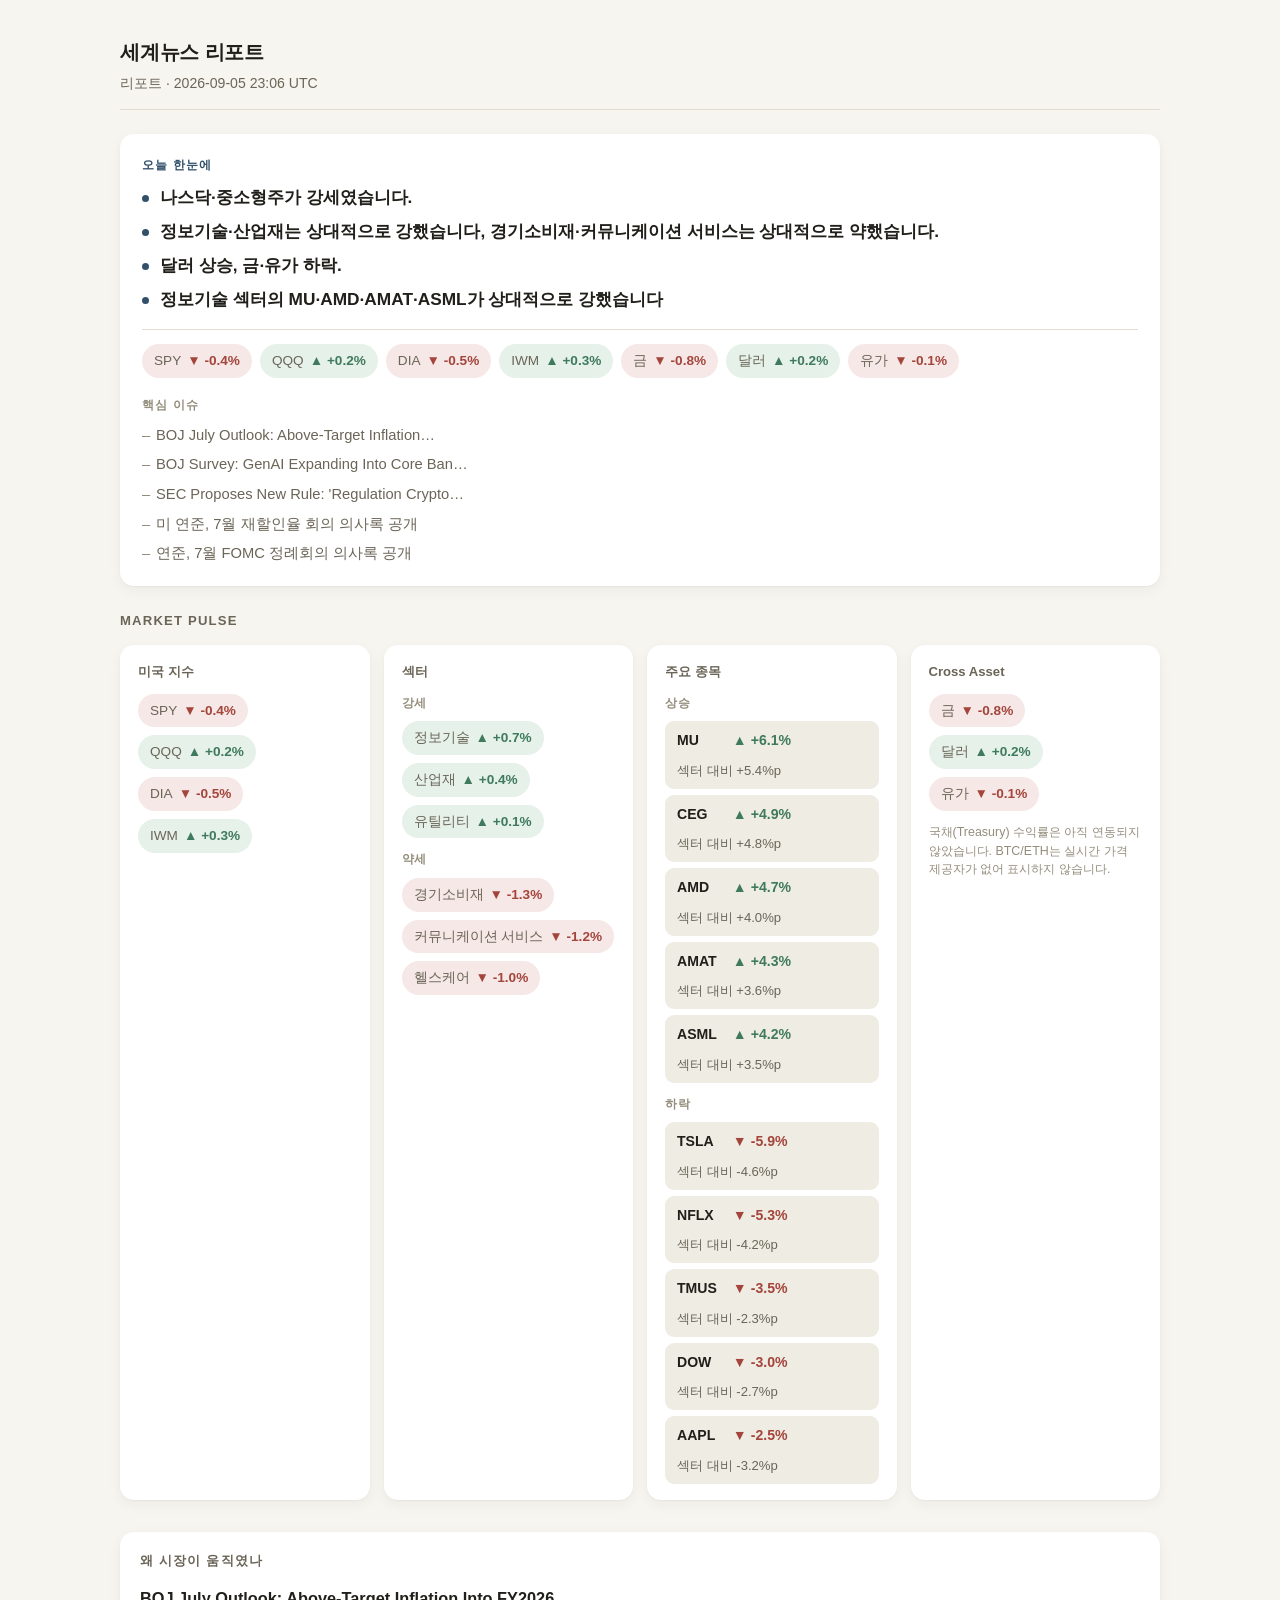
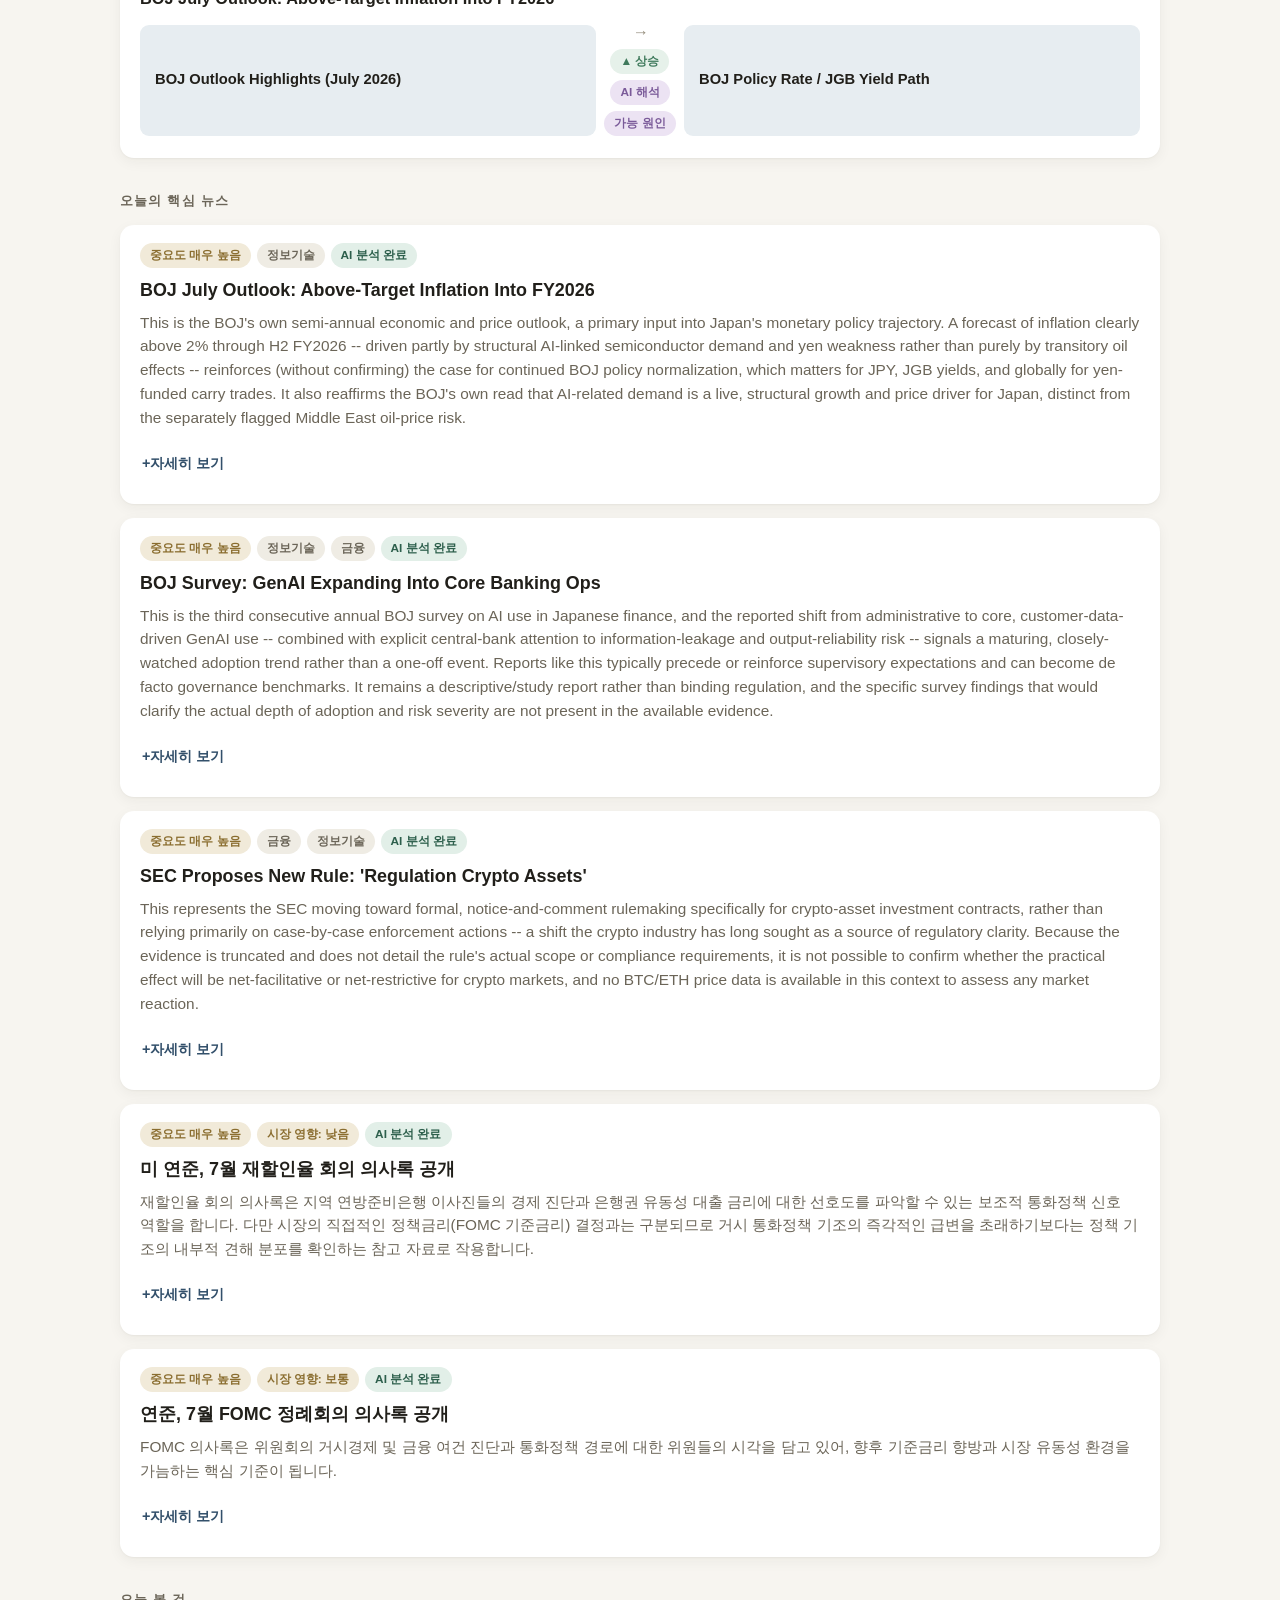
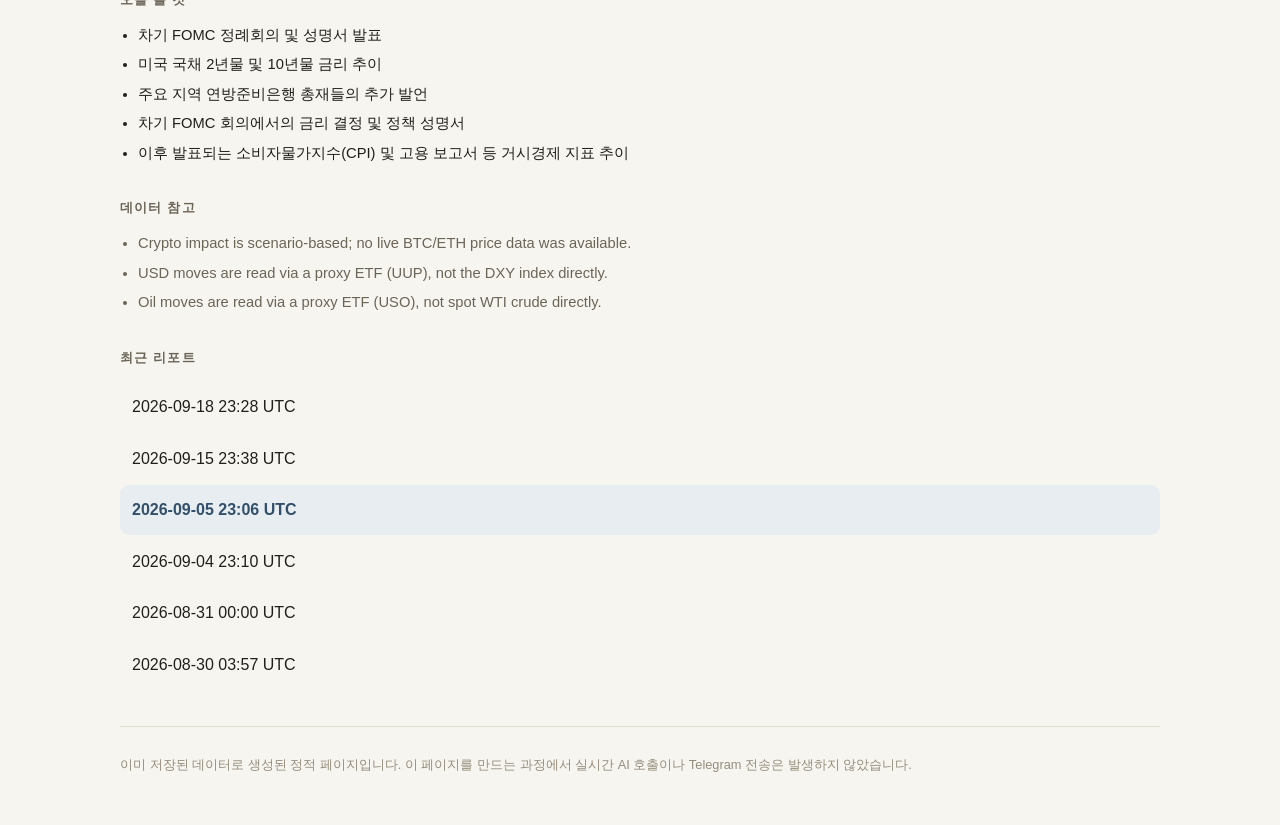
<file: briefs/90a79fc93f347bf0dffb410489d968dfa78d21fae5d1edd331afe55e0ab34810.html>
<!DOCTYPE html>
<html lang="ko">
<head>
<meta charset="utf-8">
<meta name="viewport" content="width=device-width, initial-scale=1">
<meta name="theme-color" content="#f7f5f0">
<title>세계뉴스 리포트 — 2026-09-05 23:06 UTC</title>
<link rel="stylesheet" href="../assets/app.css">
<link rel="manifest" href="../manifest.webmanifest">
</head>
<body>
<div class="page">
<header class="site-header">
<h1>세계뉴스 리포트</h1>
<p class="as-of">리포트 · 2026-09-05 23:06 UTC</p>
</header>
<main>
<section class="hero" aria-labelledby="hero-h"><p class="hero-eyebrow" id="hero-h">오늘 한눈에</p><ul class="hero-glance"><li>나스닥·중소형주가 강세였습니다.</li><li>정보기술·산업재는 상대적으로 강했습니다, 경기소비재·커뮤니케이션 서비스는 상대적으로 약했습니다.</li><li>달러 상승, 금·유가 하락.</li><li>정보기술 섹터의 MU·AMD·AMAT·ASML가 상대적으로 강했습니다</li></ul><ul class="chip-row hero-chips"><li class="chip chip-down"><span class="chip-label">SPY</span><span class="chip-value">▼ -0.4%</span></li><li class="chip chip-up"><span class="chip-label">QQQ</span><span class="chip-value">▲ +0.2%</span></li><li class="chip chip-down"><span class="chip-label">DIA</span><span class="chip-value">▼ -0.5%</span></li><li class="chip chip-up"><span class="chip-label">IWM</span><span class="chip-value">▲ +0.3%</span></li><li class="chip chip-down"><span class="chip-label">금</span><span class="chip-value">▼ -0.8%</span></li><li class="chip chip-up"><span class="chip-label">달러</span><span class="chip-value">▲ +0.2%</span></li><li class="chip chip-down"><span class="chip-label">유가</span><span class="chip-value">▼ -0.1%</span></li></ul><p class="hero-issues-label">핵심 이슈</p><ul class="hero-issues"><li>BOJ July Outlook: Above-Target Inflation…</li><li>BOJ Survey: GenAI Expanding Into Core Ban…</li><li>SEC Proposes New Rule: &#x27;Regulation Crypto…</li><li>미 연준, 7월 재할인율 회의 의사록 공개</li><li>연준, 7월 FOMC 정례회의 의사록 공개</li></ul></section>
<section class="market-pulse" aria-labelledby="market-pulse-h"><h2 id="market-pulse-h">Market Pulse</h2><div class="pulse-grid"><div class="pulse-card"><h3 class="pulse-card-title">미국 지수</h3><ul class="chip-row"><li class="chip chip-down"><span class="chip-label">SPY</span><span class="chip-value">▼ -0.4%</span></li><li class="chip chip-up"><span class="chip-label">QQQ</span><span class="chip-value">▲ +0.2%</span></li><li class="chip chip-down"><span class="chip-label">DIA</span><span class="chip-value">▼ -0.5%</span></li><li class="chip chip-up"><span class="chip-label">IWM</span><span class="chip-value">▲ +0.3%</span></li></ul></div><div class="pulse-card"><h3 class="pulse-card-title">섹터</h3><p class="pulse-sub-label">강세</p><ul class="chip-row"><li class="chip chip-up"><span class="chip-label">정보기술</span><span class="chip-value">▲ +0.7%</span></li><li class="chip chip-up"><span class="chip-label">산업재</span><span class="chip-value">▲ +0.4%</span></li><li class="chip chip-up"><span class="chip-label">유틸리티</span><span class="chip-value">▲ +0.1%</span></li></ul><p class="pulse-sub-label">약세</p><ul class="chip-row"><li class="chip chip-down"><span class="chip-label">경기소비재</span><span class="chip-value">▼ -1.3%</span></li><li class="chip chip-down"><span class="chip-label">커뮤니케이션 서비스</span><span class="chip-value">▼ -1.2%</span></li><li class="chip chip-down"><span class="chip-label">헬스케어</span><span class="chip-value">▼ -1.0%</span></li></ul></div><div class="pulse-card"><h3 class="pulse-card-title">주요 종목</h3><p class="pulse-sub-label">상승</p><ul class="mover-list"><li class="mover-row"><span class="mover-symbol">MU</span><span class="mover-change mover-up">▲ +6.1%</span><span class="mover-relative">섹터 대비 +5.4%p</span></li><li class="mover-row"><span class="mover-symbol">CEG</span><span class="mover-change mover-up">▲ +4.9%</span><span class="mover-relative">섹터 대비 +4.8%p</span></li><li class="mover-row"><span class="mover-symbol">AMD</span><span class="mover-change mover-up">▲ +4.7%</span><span class="mover-relative">섹터 대비 +4.0%p</span></li><li class="mover-row"><span class="mover-symbol">AMAT</span><span class="mover-change mover-up">▲ +4.3%</span><span class="mover-relative">섹터 대비 +3.6%p</span></li><li class="mover-row"><span class="mover-symbol">ASML</span><span class="mover-change mover-up">▲ +4.2%</span><span class="mover-relative">섹터 대비 +3.5%p</span></li></ul><p class="pulse-sub-label">하락</p><ul class="mover-list"><li class="mover-row"><span class="mover-symbol">TSLA</span><span class="mover-change mover-down">▼ -5.9%</span><span class="mover-relative">섹터 대비 -4.6%p</span></li><li class="mover-row"><span class="mover-symbol">NFLX</span><span class="mover-change mover-down">▼ -5.3%</span><span class="mover-relative">섹터 대비 -4.2%p</span></li><li class="mover-row"><span class="mover-symbol">TMUS</span><span class="mover-change mover-down">▼ -3.5%</span><span class="mover-relative">섹터 대비 -2.3%p</span></li><li class="mover-row"><span class="mover-symbol">DOW</span><span class="mover-change mover-down">▼ -3.0%</span><span class="mover-relative">섹터 대비 -2.7%p</span></li><li class="mover-row"><span class="mover-symbol">AAPL</span><span class="mover-change mover-down">▼ -2.5%</span><span class="mover-relative">섹터 대비 -3.2%p</span></li></ul></div><div class="pulse-card"><h3 class="pulse-card-title">Cross Asset</h3><ul class="chip-row"><li class="chip chip-down"><span class="chip-label">금</span><span class="chip-value">▼ -0.8%</span></li><li class="chip chip-up"><span class="chip-label">달러</span><span class="chip-value">▲ +0.2%</span></li><li class="chip chip-down"><span class="chip-label">유가</span><span class="chip-value">▼ -0.1%</span></li></ul><p class="pulse-note">국채(Treasury) 수익률은 아직 연동되지 않았습니다. BTC/ETH는 실시간 가격 제공자가 없어 표시하지 않습니다.</p></div></div></section>
<section class="why-moved" aria-labelledby="why-moved-h"><h2 id="why-moved-h">왜 시장이 움직였나</h2><p class="why-moved-headline">BOJ July Outlook: Above-Target Inflation Into FY2026</p><div class="causal-chain"><div class="chain-node"><span>BOJ Outlook Highlights (July 2026)</span></div><div class="chain-arrow"><span class="chain-arrow-glyph" aria-hidden="true">↓</span><span class="chain-arrow-badges"><span class="badge badge-up">▲ 상승</span><span class="badge badge-inferred">AI 해석</span><span class="badge badge-inferred">가능 원인</span></span></div><div class="chain-node"><span>BOJ Policy Rate / JGB Yield Path</span></div></div></section>
<section class="key-stories" aria-labelledby="key-stories-h"><h2 id="key-stories-h">오늘의 핵심 뉴스</h2><div class="stories"><article class="story-card"><div class="story-badges"><span class="badge badge-neutral">중요도 매우 높음</span><span class="badge badge-muted">정보기술</span><span class="badge badge-grounded">AI 분석 완료</span></div><h3 class="story-headline">BOJ July Outlook: Above-Target Inflation Into FY2026</h3><p class="story-gist">This is the BOJ&#x27;s own semi-annual economic and price outlook, a primary input into Japan&#x27;s monetary policy trajectory. A forecast of inflation clearly above 2% through H2 FY2026 -- driven partly by structural AI-linked semiconductor demand and yen weakness rather than purely by transitory oil effects -- reinforces (without confirming) the case for continued BOJ policy normalization, which matters for JPY, JGB yields, and globally for yen-funded carry trades. It also reaffirms the BOJ&#x27;s own read that AI-related demand is a live, structural growth and price driver for Japan, distinct from the separately flagged Middle East oil-price risk.</p><details class="story-detail"><summary>자세히 보기</summary><div class="detail-block"><p class="detail-label">① 무슨 일이 있었나</p><p class="detail-text">The Bank of Japan released the &quot;Highlights of the Outlook for Economic Activity and Prices (July 2026)&quot; on August 17, 2026 (OFFICIAL/PRIMARY source). Per the report&#x27;s own stated text, Japan&#x27;s economy is projected to continue growing moderately but at a decelerating pace, supported by rising AI-related demand and government measures, while restrained by higher crude oil prices tied to the Middle East situation. Headline y/y CPI is projected to be clearly above 2% from the second half of FY2026, driven by higher semiconductor and other prices (reflecting AI-related demand), yen depreciation, and elevated crude oil prices; as the oil-price effect fades, inflation is expected to move toward around 2% through FY2028. Underlying (core) CPI inflation is expected to rise gradually toward a level generally consistent with the 2% price stability target. The report flags the Middle East situation, AI-related demand developments, and foreign-exchange developments as key risks, noting a risk that underlying CPI could deviate upward above the 2% target (the evidence excerpt is truncated beyond this point).</p></div><div class="detail-block"><p class="detail-label">② 왜 중요한가</p><p class="detail-text">This is the BOJ&#x27;s own semi-annual economic and price outlook, a primary input into Japan&#x27;s monetary policy trajectory. A forecast of inflation clearly above 2% through H2 FY2026 -- driven partly by structural AI-linked semiconductor demand and yen weakness rather than purely by transitory oil effects -- reinforces (without confirming) the case for continued BOJ policy normalization, which matters for JPY, JGB yields, and globally for yen-funded carry trades. It also reaffirms the BOJ&#x27;s own read that AI-related demand is a live, structural growth and price driver for Japan, distinct from the separately flagged Middle East oil-price risk.</p></div><div class="detail-block"><p class="detail-label">③ 원인 → 결과 → 영향</p><div class="causal-chain"><div class="chain-node"><span>BOJ Outlook Highlights (July 2026)</span></div><div class="chain-arrow"><span class="chain-arrow-glyph" aria-hidden="true">↓</span><span class="chain-arrow-badges"><span class="badge badge-up">▲ 상승</span><span class="badge badge-inferred">AI 해석</span><span class="badge badge-inferred">가능 원인</span></span></div><div class="chain-node"><span>BOJ Policy Rate / JGB Yield Path</span></div></div></div><div class="detail-block"><p class="detail-label">④ 수혜 가능</p><ul class="chip-row"><li class="chip chip-up">정보기술</li></ul></div><div class="detail-block"><p class="detail-label">⑦ 반대 시나리오</p><p class="detail-text">If crude oil prices ease as Middle East tensions de-escalate, the report&#x27;s above-2% CPI forecast for H2 FY2026 could prove too high, reducing near-term pressure on the BOJ to continue policy normalization.</p></div><div class="detail-block"><p class="detail-label">⑧ 이 분석이 틀릴 수 있는 조건</p><ul class="plain-list"><li>Actual Japan CPI prints for H2 FY2026 (from ~Oct 2026) coming in at or below 2%, contradicting the report&#x27;s central forecast.</li><li>A sustained drop in crude oil prices following de-escalation of the Middle East situation, removing one of the report&#x27;s stated inflation drivers.</li><li>The full BOJ Outlook Report (beyond this Highlights excerpt) revealing a materially different risk balance or board dissent.</li></ul></div><div class="detail-block"><p class="detail-label">⑩ 근거/출처</p><ul class="evidence-list"><li class="evidence-item"><span class="badge badge-grounded">보도</span><span class="evidence-statement">Highlights of the Outlook for Economic Activity and Prices (July 2026) (Mon, 17 Aug 2026 17:00:00 +0900)</span><a class="evidence-source" href="http://www.boj.or.jp/en/mopo/outlook/highlight/ten202607.htm">출처 보기</a></li><li class="evidence-item"><span class="badge badge-grounded">보도</span><span class="evidence-statement">Japan&#x27;s economy is likely to continue growing moderately, albeit at a decelerated rate, underpinned by factors such as an increase in AI-related demand and the government&#x27;s various measures, although it is expected to be pushed down by the rise in crude oil prices reflecting the impact of the situation in the Middle East. The year-on-year rate of increase in the CPI is likely to be clearly above 2 percent from the second half of fiscal 2026, affected by the rise in the prices of semiconductors and other items, reflecting the increase in AI-related demand, and the depreciation of the yen, in addition to the rise in crude oil prices. Thereafter, with the waning of the effects of high crude oil prices, the rate of increase is expected to move toward around 2 percent through fiscal 2028. Meanwhile, underlying CPI inflation, which excludes temporary fluctuations, is likely to increase gradually and then be at a level that is generally consistent with the price stability target of 2 percent. The impact of the situation in the Middle East, AI-related demand, and foreign exchange rate developments on economic activity and prices warrants attention. Regarding risks to the outlook for economic activity and prices, it is necessary to pay attention to the situation in the Middle East as well as developments in AI-related demand and foreign exchange rates, among other factors. There is a risk that underlying CPI inflation will deviate upward to a level above the 2 percent price stability...</span><a class="evidence-source" href="http://www.boj.or.jp/en/mopo/outlook/highlight/ten202607.htm">출처 보기</a></li></ul></div><p class="detail-confidence">신뢰도: 보통 · 55%</p></details></article><article class="story-card"><div class="story-badges"><span class="badge badge-neutral">중요도 매우 높음</span><span class="badge badge-muted">정보기술</span><span class="badge badge-muted">금융</span><span class="badge badge-grounded">AI 분석 완료</span></div><h3 class="story-headline">BOJ Survey: GenAI Expanding Into Core Banking Ops</h3><p class="story-gist">This is the third consecutive annual BOJ survey on AI use in Japanese finance, and the reported shift from administrative to core, customer-data-driven GenAI use -- combined with explicit central-bank attention to information-leakage and output-reliability risk -- signals a maturing, closely-watched adoption trend rather than a one-off event. Reports like this typically precede or reinforce supervisory expectations and can become de facto governance benchmarks. It remains a descriptive/study report rather than binding regulation, and the specific survey findings that would clarify the actual depth of adoption and risk severity are not present in the available evidence.</p><details class="story-detail"><summary>자세히 보기</summary><div class="detail-block"><p class="detail-label">① 무슨 일이 있었나</p><p class="detail-text">The Bank of Japan&#x27;s Financial System and Bank Examination Department published (Aug 24, 2026) an annex to the Financial System Report on the use and risk management of generative AI (GenAI) by Japanese financial institutions, based on its third AI-use survey since FY2024 (targeting 150 financial institutions) plus interviews with IT vendors and financial institutions. Per the report&#x27;s own text, GenAI use in Japanese financial institutions is expanding from general administrative tasks into core operations that leverage customer data, and is expected to expand and evolve further with technological advancement. The report states institutions need to understand GenAI-specific risks -- information leakage and the uncertainty of outputs and behaviors -- and enhance risk-management frameworks via a risk-based approach. The evidence excerpt is truncated exactly where the report&#x27;s specific survey findings begin, so the quantitative results (adoption rates, incident data, risk-management maturity levels) are not available in this context.</p></div><div class="detail-block"><p class="detail-label">② 왜 중요한가</p><p class="detail-text">This is the third consecutive annual BOJ survey on AI use in Japanese finance, and the reported shift from administrative to core, customer-data-driven GenAI use -- combined with explicit central-bank attention to information-leakage and output-reliability risk -- signals a maturing, closely-watched adoption trend rather than a one-off event. Reports like this typically precede or reinforce supervisory expectations and can become de facto governance benchmarks. It remains a descriptive/study report rather than binding regulation, and the specific survey findings that would clarify the actual depth of adoption and risk severity are not present in the available evidence.</p></div><div class="detail-block"><p class="detail-label">③ 원인 → 결과 → 영향</p><div class="causal-chain"><div class="chain-node"><span>BOJ Financial System Report Annex: GenAI Use and Risk Management</span></div><div class="chain-arrow"><span class="chain-arrow-glyph" aria-hidden="true">↓</span><span class="chain-arrow-badges"><span class="badge badge-neutral">혼조</span><span class="badge badge-inferred">AI 해석</span><span class="badge badge-inferred">가능 원인</span></span></div><div class="chain-node"><span>Financials (Japanese banking sector)</span></div></div></div><div class="detail-block"><p class="detail-label">④ 수혜 가능</p><ul class="chip-row"><li class="chip chip-up">정보기술</li></ul></div><div class="detail-block"><p class="detail-label">⑤ 부담 가능</p><ul class="chip-row"><li class="chip chip-down">금융</li></ul></div><div class="detail-block"><p class="detail-label">⑦ 반대 시나리오</p><p class="detail-text">If the (currently unseen) survey findings show GenAI adoption remains concentrated in low-risk administrative use cases rather than core operations, the report&#x27;s &#x27;expanding into core operations&#x27; framing would overstate the actual pace of change.</p></div><div class="detail-block"><p class="detail-label">⑧ 이 분석이 틀릴 수 있는 조건</p><ul class="plain-list"><li>Access to the full survey findings/statistics (currently truncated in available evidence) showing different adoption or risk levels than the introductory text describes.</li><li>Any subsequent BOJ supervisory guidance or binding requirement specifically tied to this report&#x27;s findings.</li><li>Data indicating GenAI adoption in Japanese financial institutions is not, in fact, shifting from administrative to core/customer-data operations.</li></ul></div><div class="detail-block"><p class="detail-label">⑩ 근거/출처</p><ul class="evidence-list"><li class="evidence-item"><span class="badge badge-grounded">보도</span><span class="evidence-statement">Financial System Report Annex &quot;Use and Risk Management of Generative AI by Japanese Financial Institutions&quot; (Mon, 24 Aug 2026 11:00:00 +0900)</span><a class="evidence-source" href="http://www.boj.or.jp/en/research/brp/fsr/fsrb260824.htm">출처 보기</a></li><li class="evidence-item"><span class="badge badge-grounded">보도</span><span class="evidence-statement">August 24, 2026 Financial System and Bank Examination Department, Bank of Japan Generative AI (GenAI) has been rapidly penetrating society, and its use in Japanese financial institutions is expanding from general administrative tasks to core operations leveraging customer data. The use of GenAI is expected to expand and evolve further with technological advancements. Financial institutions need to understand the specific risks of GenAI, such as information leakage and the uncertainty of outputs and behaviors, and to enhance risk management frameworks based on the risk-based approach. With these issues in mind, the Bank of Japan conducted a survey on the use of AI, etc., targeting 150 financial institutions. This is the third survey since fiscal year 2024. This Report, drawing on the views we exchanged in the interviews with some IT vendors and financial institutions, describes the current status and challenges in the use of GenAI and in risk management issues in the financial industry. The key findings from the survey and interviews are listed below:</span><a class="evidence-source" href="http://www.boj.or.jp/en/research/brp/fsr/fsrb260824.htm">출처 보기</a></li></ul></div><p class="detail-confidence">신뢰도: 보통 · 40%</p></details></article><article class="story-card"><div class="story-badges"><span class="badge badge-neutral">중요도 매우 높음</span><span class="badge badge-muted">금융</span><span class="badge badge-muted">정보기술</span><span class="badge badge-grounded">AI 분석 완료</span></div><h3 class="story-headline">SEC Proposes New Rule: &#x27;Regulation Crypto Assets&#x27;</h3><p class="story-gist">This represents the SEC moving toward formal, notice-and-comment rulemaking specifically for crypto-asset investment contracts, rather than relying primarily on case-by-case enforcement actions -- a shift the crypto industry has long sought as a source of regulatory clarity. Because the evidence is truncated and does not detail the rule&#x27;s actual scope or compliance requirements, it is not possible to confirm whether the practical effect will be net-facilitative or net-restrictive for crypto markets, and no BTC/ETH price data is available in this context to assess any market reaction.</p><details class="story-detail"><summary>자세히 보기</summary><div class="detail-block"><p class="detail-label">① 무슨 일이 있었나</p><p class="detail-text">The U.S. Securities and Exchange Commission announced on August 18, 2026 that it proposed new rules titled &#x27;Regulation Crypto Assets,&#x27; described by the SEC as intended to create a clear and fit-for-purpose framework for certain investment contracts involving crypto assets. The available evidence is a truncated summary that cuts off after stating &#x27;This proposal follows...&#x27;, so what prior action or context this proposal follows, and the specific provisions of the framework, are not available in this context.</p></div><div class="detail-block"><p class="detail-label">② 왜 중요한가</p><p class="detail-text">This represents the SEC moving toward formal, notice-and-comment rulemaking specifically for crypto-asset investment contracts, rather than relying primarily on case-by-case enforcement actions -- a shift the crypto industry has long sought as a source of regulatory clarity. Because the evidence is truncated and does not detail the rule&#x27;s actual scope or compliance requirements, it is not possible to confirm whether the practical effect will be net-facilitative or net-restrictive for crypto markets, and no BTC/ETH price data is available in this context to assess any market reaction.</p></div><div class="detail-block"><p class="detail-label">③ 원인 → 결과 → 영향</p><div class="causal-chain"><div class="chain-node"><span>SEC Proposes New &#x27;Regulation Crypto Assets&#x27;</span></div><div class="chain-arrow"><span class="chain-arrow-glyph" aria-hidden="true">↓</span><span class="chain-arrow-badges"><span class="badge badge-up">▲ 상승</span><span class="badge badge-inferred">AI 해석</span><span class="badge badge-inferred">가능 원인</span></span></div><div class="chain-node"><span>US Crypto Regulatory Clarity</span></div></div></div><div class="detail-block"><p class="detail-label">④ 수혜 가능</p><ul class="chip-row"><li class="chip chip-up">금융</li><li class="chip chip-up">정보기술</li></ul></div><div class="detail-block"><p class="detail-label">⑦ 반대 시나리오</p><p class="detail-text">If the proposed framework imposes stricter registration or compliance requirements than the current ad hoc enforcement approach, it could be read as a net-restrictive development for parts of the crypto industry despite the &#x27;clear and fit-for-purpose&#x27; framing.</p></div><div class="detail-block"><p class="detail-label">⑧ 이 분석이 틀릴 수 있는 조건</p><ul class="plain-list"><li>Full text of the proposed rule detailing specific compliance requirements, covered assets, and any registration or safe-harbor pathways.</li><li>Public comment period feedback and any modifications the SEC makes before final rule adoption.</li><li>Explicit clarification of whether and how Bitcoin and Ethereum specifically fall within this framework&#x27;s scope, given their differing treatment in prior SEC statements.</li></ul></div><div class="detail-block"><p class="detail-label">⑩ 근거/출처</p><ul class="evidence-list"><li class="evidence-item"><span class="badge badge-grounded">보도</span><span class="evidence-statement">The Securities and Exchange Commission today announced that it proposed new rules, titled “Regulation Crypto Assets,” that would create a clear and fit-for-purpose framework for certain investment contracts involving crypto assets. This proposal follows...</span><a class="evidence-source" href="https://www.sec.gov/newsroom/press-releases/2026-76-sec-proposes-new-regulation-crypto-assets">출처 보기</a></li></ul></div><p class="detail-confidence">신뢰도: 낮음 · 30%</p></details></article><article class="story-card"><div class="story-badges"><span class="badge badge-neutral">중요도 매우 높음</span><span class="badge badge-neutral">시장 영향: 낮음</span><span class="badge badge-grounded">AI 분석 완료</span></div><h3 class="story-headline">미 연준, 7월 재할인율 회의 의사록 공개</h3><p class="story-gist">재할인율 회의 의사록은 지역 연방준비은행 이사진들의 경제 진단과 은행권 유동성 대출 금리에 대한 선호도를 파악할 수 있는 보조적 통화정책 신호 역할을 합니다. 다만 시장의 직접적인 정책금리(FOMC 기준금리) 결정과는 구분되므로 거시 통화정책 기조의 즉각적인 급변을 초래하기보다는 정책 기조의 내부적 견해 분포를 확인하는 참고 자료로 작용합니다.</p><details class="story-detail"><summary>자세히 보기</summary><div class="detail-block"><p class="detail-label">① 무슨 일이 있었나</p><p class="detail-text">미국 연방준비제도(Fed) 이사회가 2026년 7월 20일 및 7월 29일에 개최된 재할인율(Discount Rate) 회의의 의사록을 공식 발표했습니다. 해당 의사록은 수신 금융기관에 제공되는 재할인창구 대출 금리 검토 및 결정 과정을 담고 있으며, FOMC의 연방기금금리 목표 범위 설정과는 별개의 절차로 진행됩니다.</p></div><div class="detail-block"><p class="detail-label">② 왜 중요한가</p><p class="detail-text">재할인율 회의 의사록은 지역 연방준비은행 이사진들의 경제 진단과 은행권 유동성 대출 금리에 대한 선호도를 파악할 수 있는 보조적 통화정책 신호 역할을 합니다. 다만 시장의 직접적인 정책금리(FOMC 기준금리) 결정과는 구분되므로 거시 통화정책 기조의 즉각적인 급변을 초래하기보다는 정책 기조의 내부적 견해 분포를 확인하는 참고 자료로 작용합니다.</p></div><div class="detail-block"><p class="detail-label">③ 원인 → 결과 → 영향</p><div class="causal-chain"><div class="chain-node"><span>연준 재할인율 회의 의사록 공개</span></div><div class="chain-arrow"><span class="chain-arrow-glyph" aria-hidden="true">↓</span><span class="chain-arrow-badges"><span class="badge badge-neutral">보합</span><span class="badge badge-grounded">보도</span><span class="badge badge-grounded">확정 원인</span></span></div><div class="chain-node"><span>연준 유동성 정책 기조 및 은행권 대출 환경</span></div><div class="chain-arrow"><span class="chain-arrow-glyph" aria-hidden="true">↓</span><span class="chain-arrow-badges"><span class="badge badge-neutral">보합</span><span class="badge badge-inferred">AI 해석</span><span class="badge badge-inferred">가능 원인</span></span></div><div class="chain-node"><span>미국 국채 금리</span></div></div></div><div class="detail-block"><p class="detail-label">⑦ 반대 시나리오</p><p class="detail-text">의사록 내 다수 지역 연은 총재들의 급격한 금리 변경 요구가 포함되어 있을 경우 차기 FOMC 회의에 대한 정책 불확실성이 커지며 시장 변동성이 확대될 수 있습니다.</p></div><div class="detail-block"><p class="detail-label">⑧ 이 분석이 틀릴 수 있는 조건</p><ul class="plain-list"><li>재할인율 회의 의사록 내용이 FOMC의 향후 통화정책 방향성에 대한 직접적 가이던스 변화로 시장에 해석되는 경우</li><li>재할인창구 대출 규정 및 금리 체계의 구조적 변경이 발표되는 경우</li></ul></div><div class="detail-block"><p class="detail-label">⑨ 다음에 볼 것</p><ul class="plain-list"><li>차기 FOMC 정례회의 및 성명서 발표</li><li>미국 국채 2년물 및 10년물 금리 추이</li><li>주요 지역 연방준비은행 총재들의 추가 발언</li></ul></div><div class="detail-block"><p class="detail-label">⑩ 근거/출처</p><ul class="evidence-list"><li class="evidence-item"><span class="badge badge-grounded">보도</span><span class="evidence-statement">Minutes of the Board&amp;#39;s discount rate meetings on July 20 and July 29, 2026</span><a class="evidence-source" href="https://www.federalreserve.gov/newsevents/pressreleases/monetary20260825a.htm">출처 보기</a></li><li class="evidence-item"><span class="badge badge-grounded">보도</span><span class="evidence-statement">For release at 2:00 p.m. EDT Share The Federal Reserve Board on Tuesday released the minutes from its recent meetings to review and determine the discount rates provided to depository institutions through the discount window. Today&#x27;s minutes cover the Board meetings that occurred on July 20 and July 29, 2026. The Board&#x27;s process for setting the discount rate is distinct from the process the Federal Open Market Committee follows in setting the target range for the federal funds rate.</span><a class="evidence-source" href="https://www.federalreserve.gov/newsevents/pressreleases/monetary20260825a.htm">출처 보기</a></li></ul></div><p class="detail-confidence">신뢰도: 높음 · 75%</p></details></article><article class="story-card"><div class="story-badges"><span class="badge badge-neutral">중요도 매우 높음</span><span class="badge badge-neutral">시장 영향: 보통</span><span class="badge badge-grounded">AI 분석 완료</span></div><h3 class="story-headline">연준, 7월 FOMC 정례회의 의사록 공개</h3><p class="story-gist">FOMC 의사록은 위원회의 거시경제 및 금융 여건 진단과 통화정책 경로에 대한 위원들의 시각을 담고 있어, 향후 기준금리 향방과 시장 유동성 환경을 가늠하는 핵심 기준이 됩니다.</p><details class="story-detail"><summary>자세히 보기</summary><div class="detail-block"><p class="detail-label">① 무슨 일이 있었나</p><p class="detail-text">미국 연방준비제도(Fed)가 2026년 7월 28~29일 개최된 연방공개시장위원회(FOMC) 정례회의 의사록을 8월 19일 공개했습니다.</p></div><div class="detail-block"><p class="detail-label">② 왜 중요한가</p><p class="detail-text">FOMC 의사록은 위원회의 거시경제 및 금융 여건 진단과 통화정책 경로에 대한 위원들의 시각을 담고 있어, 향후 기준금리 향방과 시장 유동성 환경을 가늠하는 핵심 기준이 됩니다.</p></div><div class="detail-block"><p class="detail-label">③ 원인 → 결과 → 영향</p><div class="causal-chain"><div class="chain-node"><span>7월 FOMC 의사록 공개</span></div><div class="chain-arrow"><span class="chain-arrow-glyph" aria-hidden="true">↓</span><span class="chain-arrow-badges"><span class="badge badge-neutral">보합</span><span class="badge badge-inferred">AI 해석</span><span class="badge badge-grounded">유력 원인</span></span></div><div class="chain-node"><span>통화정책 및 금리 전망</span></div><div class="chain-arrow"><span class="chain-arrow-glyph" aria-hidden="true">↓</span><span class="chain-arrow-badges"><span class="badge badge-neutral">불확실</span><span class="badge badge-inferred">가설</span><span class="badge badge-inferred">가능 원인</span></span></div><div class="chain-node"><span>U.S. 10-Year Treasury Yield</span></div></div></div><div class="detail-block"><p class="detail-label">⑦ 반대 시나리오</p><p class="detail-text">의사록 내용이 시장의 기존 예상과 완전히 일치하여 금리 및 자산 시장 전반에 실질적인 가격 변동을 유발하지 않는 시나리오</p></div><div class="detail-block"><p class="detail-label">⑧ 이 분석이 틀릴 수 있는 조건</p><ul class="plain-list"><li>의사록 발표 이후 발표되는 경제 지표가 급변하여 의사록에 담긴 위원회의 판단이 빠르게 실효성을 잃는 경우</li></ul></div><div class="detail-block"><p class="detail-label">⑨ 다음에 볼 것</p><ul class="plain-list"><li>차기 FOMC 회의에서의 금리 결정 및 정책 성명서</li><li>이후 발표되는 소비자물가지수(CPI) 및 고용 보고서 등 거시경제 지표 추이</li></ul></div><div class="detail-block"><p class="detail-label">⑩ 근거/출처</p><ul class="evidence-list"><li class="evidence-item"><span class="badge badge-grounded">보도</span><span class="evidence-statement">Minutes of the Federal Open Market Committee, July 28–29, 2026 (Wed, 19 Aug 2026 18:00:00 GMT)</span><a class="evidence-source" href="https://www.federalreserve.gov/newsevents/pressreleases/monetary20260819a.htm">출처 보기</a></li><li class="evidence-item"><span class="badge badge-grounded">보도</span><span class="evidence-statement">For release at 2:00 p.m. EDT Share The Federal Reserve on Wednesday released the minutes of the Federal Open Market Committee meeting that was held on July 28â29, 2026. The minutes for each regularly scheduled meeting of the Committee are generally published three weeks after the day of the policy decision. The descriptions of economic and financial conditions contained in these minutes are based solely on the information that was available to the Committee at the time of the meeting. Minutes of Federal Open Market Committee July 28â29, 2026: HTML | PDF</span><a class="evidence-source" href="https://www.federalreserve.gov/newsevents/pressreleases/monetary20260819a.htm">출처 보기</a></li></ul></div><p class="detail-confidence">신뢰도: 높음 · 70%</p></details></article></div></section>
<section class="watchlist" aria-labelledby="watchlist-h"><h2 id="watchlist-h">오늘 볼 것</h2><ul class="plain-list"><li>차기 FOMC 정례회의 및 성명서 발표</li><li>미국 국채 2년물 및 10년물 금리 추이</li><li>주요 지역 연방준비은행 총재들의 추가 발언</li><li>차기 FOMC 회의에서의 금리 결정 및 정책 성명서</li><li>이후 발표되는 소비자물가지수(CPI) 및 고용 보고서 등 거시경제 지표 추이</li></ul></section>
<section class="limitations-section" aria-labelledby="limitations-h"><h2 id="limitations-h">데이터 참고</h2><ul class="plain-list limitations"><li>Crypto impact is scenario-based; no live BTC/ETH price data was available.</li><li>USD moves are read via a proxy ETF (UUP), not the DXY index directly.</li><li>Oil moves are read via a proxy ETF (USO), not spot WTI crude directly.</li></ul></section>
</main>
<nav class="recent-reports" aria-label="최근 리포트">
<h2>최근 리포트</h2>
<ul>
<li><a href="5f2fe48cf968d8effa89d25bb153bdfe3fd2be78549684f2fb09f2fb1ba5bad6.html">2026-09-18 23:28 UTC</a></li>
<li><a href="e9ff88ee3cb00ac515018829ef6f41eacba2078862dc451faa679aaaed538097.html">2026-09-15 23:38 UTC</a></li>
<li><span class="current">2026-09-05 23:06 UTC</span></li>
<li><a href="21a7680169e1fb2f32da15c5db4c6b1a129742a62a7b8894603660bc79b18dda.html">2026-09-04 23:10 UTC</a></li>
<li><a href="0c5b43796677468f30ce314797f086822d254f47e03d64207e31169bab1d7242.html">2026-08-31 00:00 UTC</a></li>
<li><a href="43ecc068a095317ce61b20161bef1b26c5c4530ffd1cc330fe00c82a51268987.html">2026-08-30 03:57 UTC</a></li>
</ul>
</nav>
<footer class="site-footer">
<p>이미 저장된 데이터로 생성된 정적 페이지입니다. 이 페이지를 만드는 과정에서 실시간 AI 호출이나 Telegram 전송은 발생하지 않았습니다.</p>
</footer>
</div>
</body>
</html>
</file>
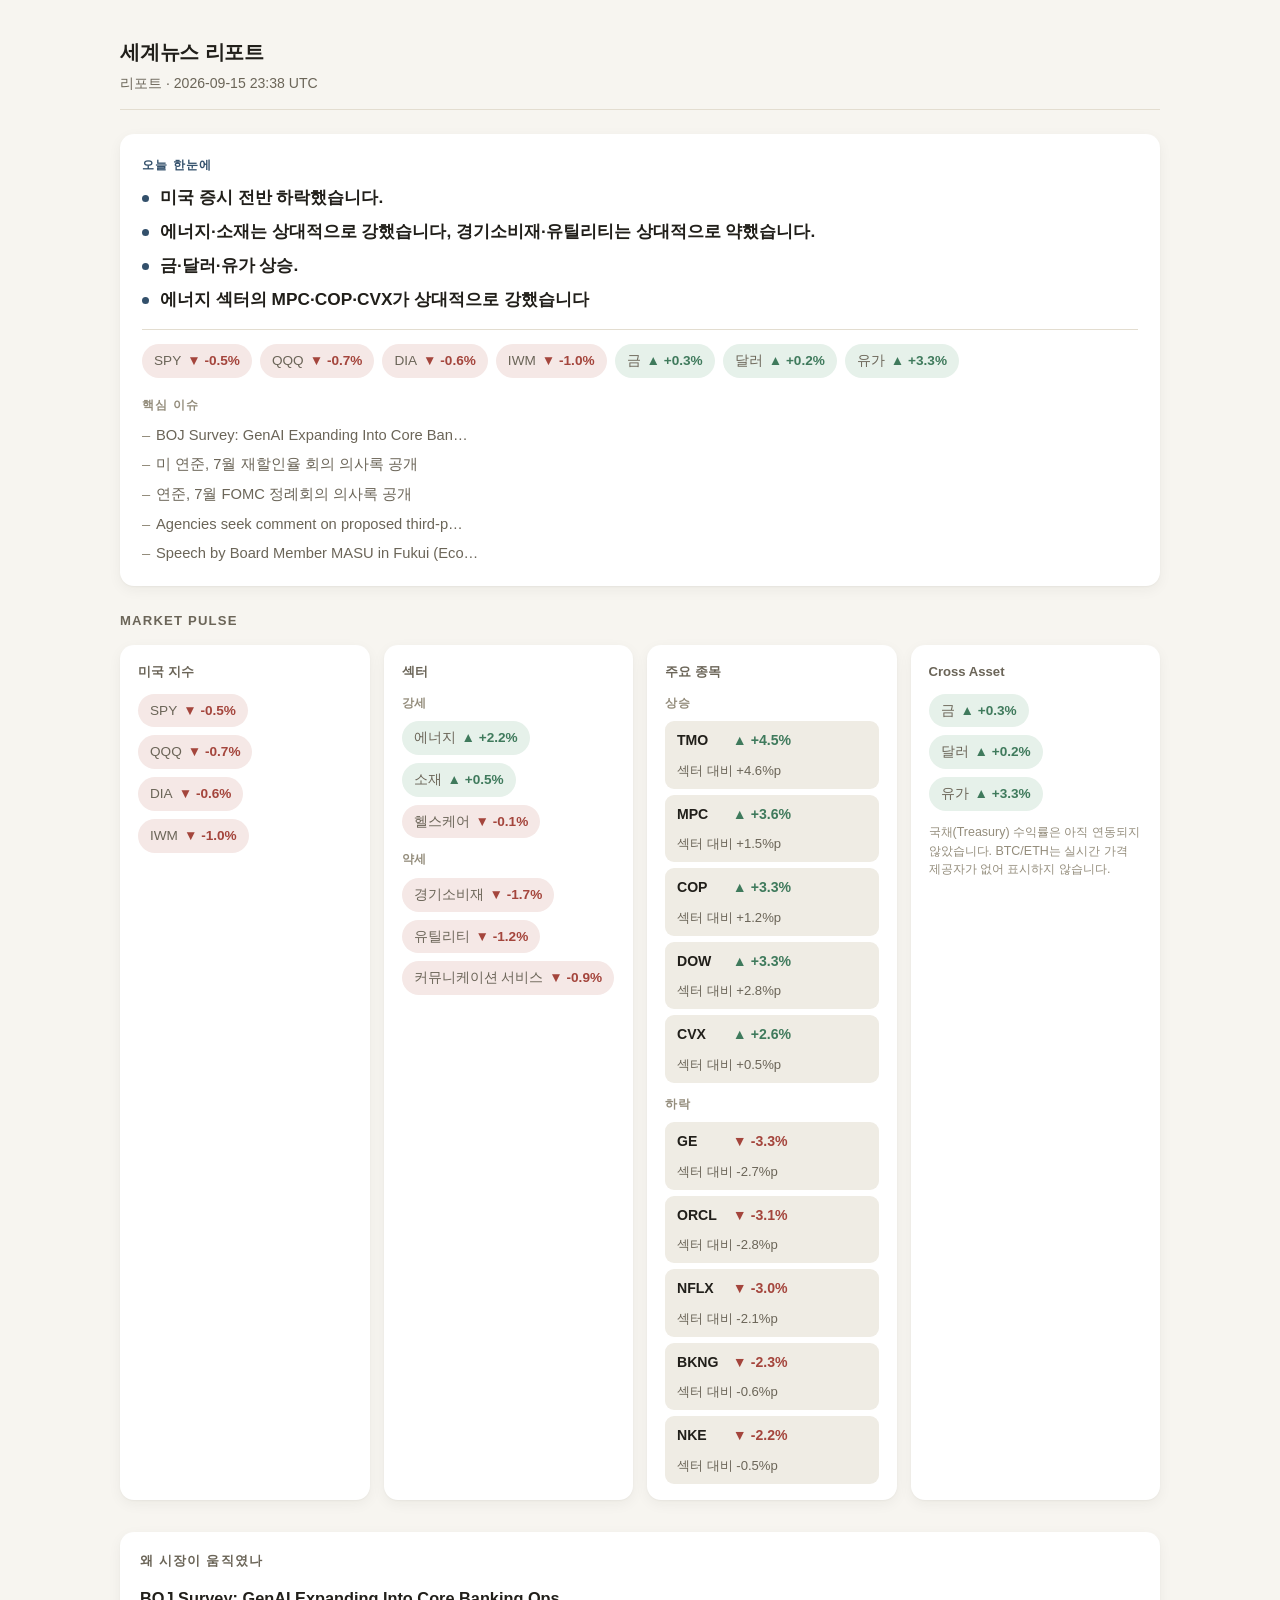
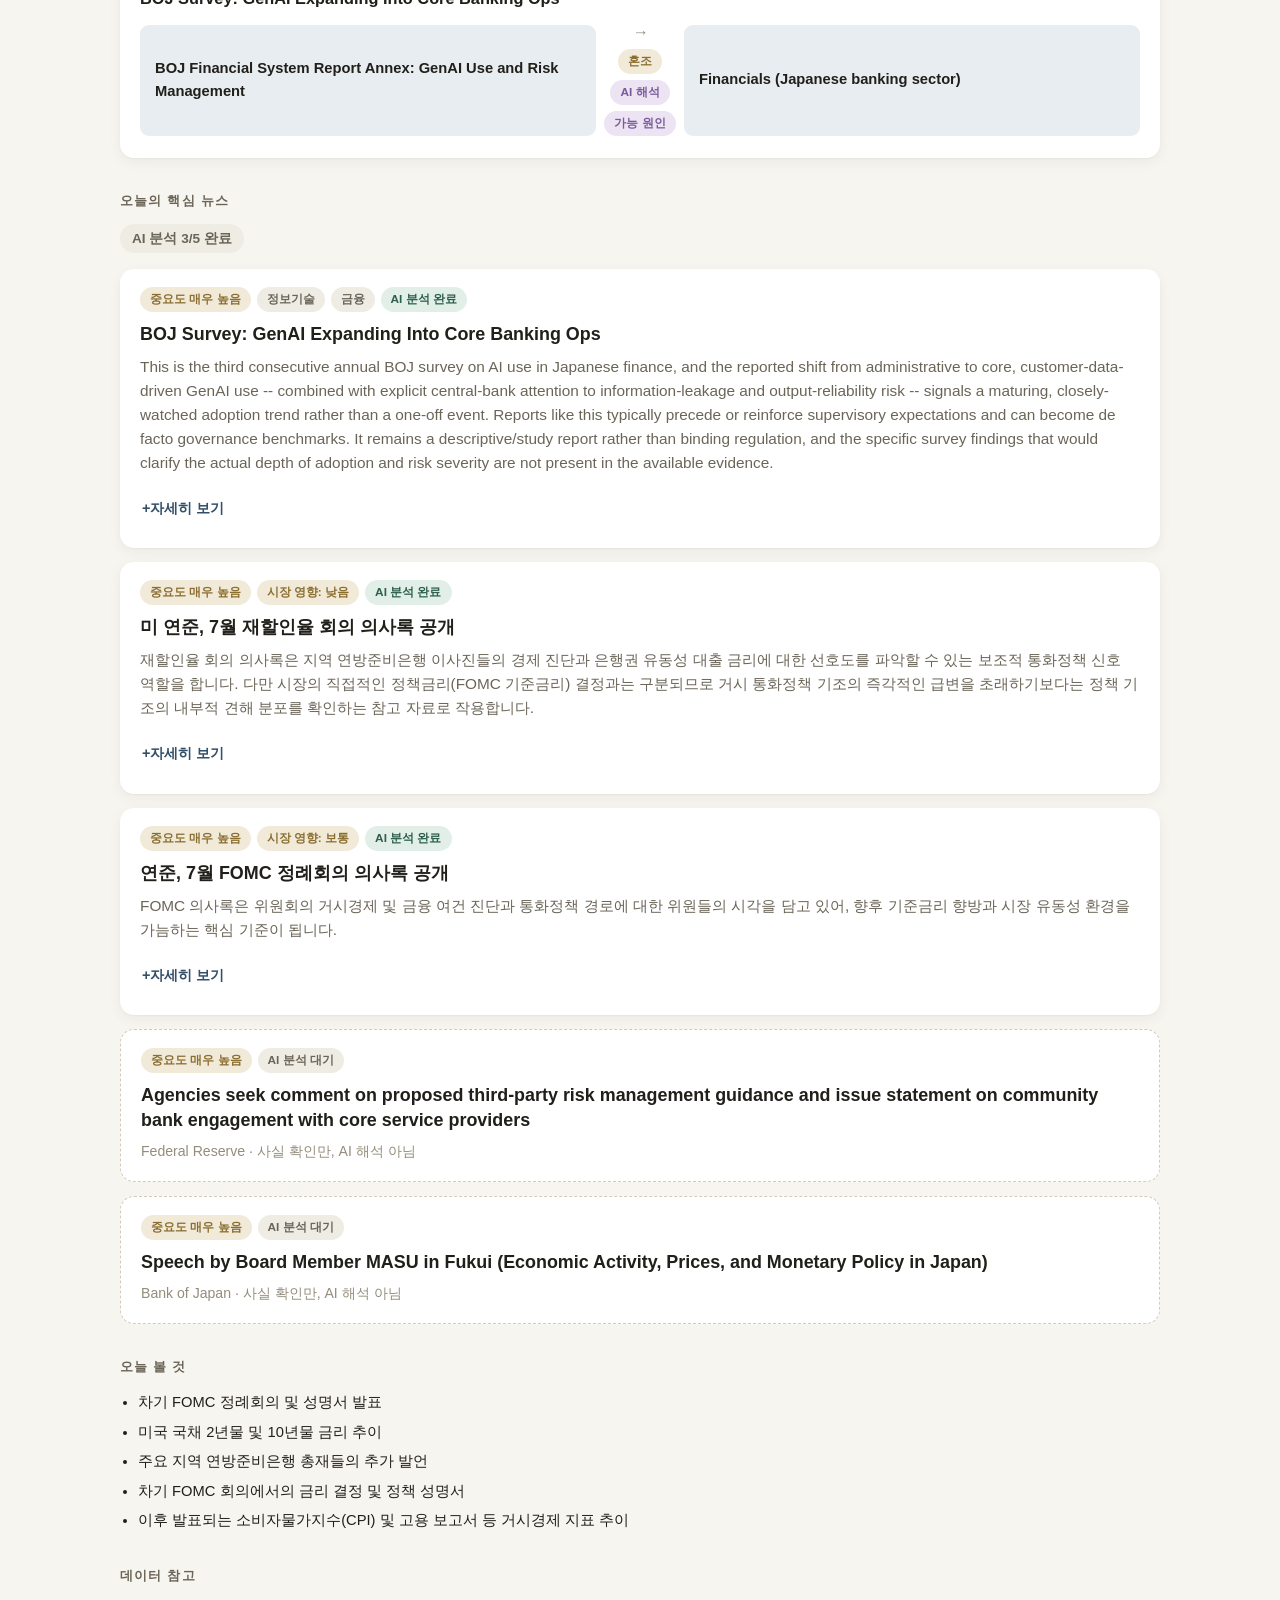
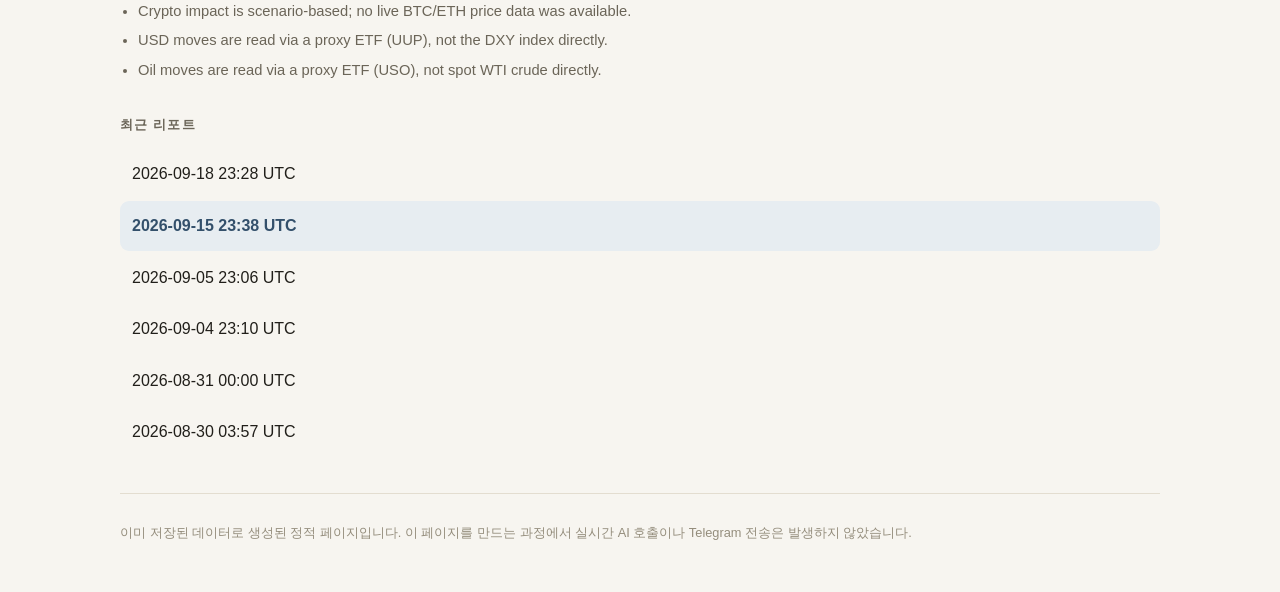
<file: briefs/e9ff88ee3cb00ac515018829ef6f41eacba2078862dc451faa679aaaed538097.html>
<!DOCTYPE html>
<html lang="ko">
<head>
<meta charset="utf-8">
<meta name="viewport" content="width=device-width, initial-scale=1">
<meta name="theme-color" content="#f7f5f0">
<title>세계뉴스 리포트 — 2026-09-15 23:38 UTC</title>
<link rel="stylesheet" href="../assets/app.css">
<link rel="manifest" href="../manifest.webmanifest">
</head>
<body>
<div class="page">
<header class="site-header">
<h1>세계뉴스 리포트</h1>
<p class="as-of">리포트 · 2026-09-15 23:38 UTC</p>
</header>
<main>
<section class="hero" aria-labelledby="hero-h"><p class="hero-eyebrow" id="hero-h">오늘 한눈에</p><ul class="hero-glance"><li>미국 증시 전반 하락했습니다.</li><li>에너지·소재는 상대적으로 강했습니다, 경기소비재·유틸리티는 상대적으로 약했습니다.</li><li>금·달러·유가 상승.</li><li>에너지 섹터의 MPC·COP·CVX가 상대적으로 강했습니다</li></ul><ul class="chip-row hero-chips"><li class="chip chip-down"><span class="chip-label">SPY</span><span class="chip-value">▼ -0.5%</span></li><li class="chip chip-down"><span class="chip-label">QQQ</span><span class="chip-value">▼ -0.7%</span></li><li class="chip chip-down"><span class="chip-label">DIA</span><span class="chip-value">▼ -0.6%</span></li><li class="chip chip-down"><span class="chip-label">IWM</span><span class="chip-value">▼ -1.0%</span></li><li class="chip chip-up"><span class="chip-label">금</span><span class="chip-value">▲ +0.3%</span></li><li class="chip chip-up"><span class="chip-label">달러</span><span class="chip-value">▲ +0.2%</span></li><li class="chip chip-up"><span class="chip-label">유가</span><span class="chip-value">▲ +3.3%</span></li></ul><p class="hero-issues-label">핵심 이슈</p><ul class="hero-issues"><li>BOJ Survey: GenAI Expanding Into Core Ban…</li><li>미 연준, 7월 재할인율 회의 의사록 공개</li><li>연준, 7월 FOMC 정례회의 의사록 공개</li><li>Agencies seek comment on proposed third-p…</li><li>Speech by Board Member MASU in Fukui (Eco…</li></ul></section>
<section class="market-pulse" aria-labelledby="market-pulse-h"><h2 id="market-pulse-h">Market Pulse</h2><div class="pulse-grid"><div class="pulse-card"><h3 class="pulse-card-title">미국 지수</h3><ul class="chip-row"><li class="chip chip-down"><span class="chip-label">SPY</span><span class="chip-value">▼ -0.5%</span></li><li class="chip chip-down"><span class="chip-label">QQQ</span><span class="chip-value">▼ -0.7%</span></li><li class="chip chip-down"><span class="chip-label">DIA</span><span class="chip-value">▼ -0.6%</span></li><li class="chip chip-down"><span class="chip-label">IWM</span><span class="chip-value">▼ -1.0%</span></li></ul></div><div class="pulse-card"><h3 class="pulse-card-title">섹터</h3><p class="pulse-sub-label">강세</p><ul class="chip-row"><li class="chip chip-up"><span class="chip-label">에너지</span><span class="chip-value">▲ +2.2%</span></li><li class="chip chip-up"><span class="chip-label">소재</span><span class="chip-value">▲ +0.5%</span></li><li class="chip chip-down"><span class="chip-label">헬스케어</span><span class="chip-value">▼ -0.1%</span></li></ul><p class="pulse-sub-label">약세</p><ul class="chip-row"><li class="chip chip-down"><span class="chip-label">경기소비재</span><span class="chip-value">▼ -1.7%</span></li><li class="chip chip-down"><span class="chip-label">유틸리티</span><span class="chip-value">▼ -1.2%</span></li><li class="chip chip-down"><span class="chip-label">커뮤니케이션 서비스</span><span class="chip-value">▼ -0.9%</span></li></ul></div><div class="pulse-card"><h3 class="pulse-card-title">주요 종목</h3><p class="pulse-sub-label">상승</p><ul class="mover-list"><li class="mover-row"><span class="mover-symbol">TMO</span><span class="mover-change mover-up">▲ +4.5%</span><span class="mover-relative">섹터 대비 +4.6%p</span></li><li class="mover-row"><span class="mover-symbol">MPC</span><span class="mover-change mover-up">▲ +3.6%</span><span class="mover-relative">섹터 대비 +1.5%p</span></li><li class="mover-row"><span class="mover-symbol">COP</span><span class="mover-change mover-up">▲ +3.3%</span><span class="mover-relative">섹터 대비 +1.2%p</span></li><li class="mover-row"><span class="mover-symbol">DOW</span><span class="mover-change mover-up">▲ +3.3%</span><span class="mover-relative">섹터 대비 +2.8%p</span></li><li class="mover-row"><span class="mover-symbol">CVX</span><span class="mover-change mover-up">▲ +2.6%</span><span class="mover-relative">섹터 대비 +0.5%p</span></li></ul><p class="pulse-sub-label">하락</p><ul class="mover-list"><li class="mover-row"><span class="mover-symbol">GE</span><span class="mover-change mover-down">▼ -3.3%</span><span class="mover-relative">섹터 대비 -2.7%p</span></li><li class="mover-row"><span class="mover-symbol">ORCL</span><span class="mover-change mover-down">▼ -3.1%</span><span class="mover-relative">섹터 대비 -2.8%p</span></li><li class="mover-row"><span class="mover-symbol">NFLX</span><span class="mover-change mover-down">▼ -3.0%</span><span class="mover-relative">섹터 대비 -2.1%p</span></li><li class="mover-row"><span class="mover-symbol">BKNG</span><span class="mover-change mover-down">▼ -2.3%</span><span class="mover-relative">섹터 대비 -0.6%p</span></li><li class="mover-row"><span class="mover-symbol">NKE</span><span class="mover-change mover-down">▼ -2.2%</span><span class="mover-relative">섹터 대비 -0.5%p</span></li></ul></div><div class="pulse-card"><h3 class="pulse-card-title">Cross Asset</h3><ul class="chip-row"><li class="chip chip-up"><span class="chip-label">금</span><span class="chip-value">▲ +0.3%</span></li><li class="chip chip-up"><span class="chip-label">달러</span><span class="chip-value">▲ +0.2%</span></li><li class="chip chip-up"><span class="chip-label">유가</span><span class="chip-value">▲ +3.3%</span></li></ul><p class="pulse-note">국채(Treasury) 수익률은 아직 연동되지 않았습니다. BTC/ETH는 실시간 가격 제공자가 없어 표시하지 않습니다.</p></div></div></section>
<section class="why-moved" aria-labelledby="why-moved-h"><h2 id="why-moved-h">왜 시장이 움직였나</h2><p class="why-moved-headline">BOJ Survey: GenAI Expanding Into Core Banking Ops</p><div class="causal-chain"><div class="chain-node"><span>BOJ Financial System Report Annex: GenAI Use and Risk Management</span></div><div class="chain-arrow"><span class="chain-arrow-glyph" aria-hidden="true">↓</span><span class="chain-arrow-badges"><span class="badge badge-neutral">혼조</span><span class="badge badge-inferred">AI 해석</span><span class="badge badge-inferred">가능 원인</span></span></div><div class="chain-node"><span>Financials (Japanese banking sector)</span></div></div></section>
<section class="key-stories" aria-labelledby="key-stories-h"><h2 id="key-stories-h">오늘의 핵심 뉴스</h2><p class="stories-status">AI 분석 3/5 완료</p><div class="stories"><article class="story-card"><div class="story-badges"><span class="badge badge-neutral">중요도 매우 높음</span><span class="badge badge-muted">정보기술</span><span class="badge badge-muted">금융</span><span class="badge badge-grounded">AI 분석 완료</span></div><h3 class="story-headline">BOJ Survey: GenAI Expanding Into Core Banking Ops</h3><p class="story-gist">This is the third consecutive annual BOJ survey on AI use in Japanese finance, and the reported shift from administrative to core, customer-data-driven GenAI use -- combined with explicit central-bank attention to information-leakage and output-reliability risk -- signals a maturing, closely-watched adoption trend rather than a one-off event. Reports like this typically precede or reinforce supervisory expectations and can become de facto governance benchmarks. It remains a descriptive/study report rather than binding regulation, and the specific survey findings that would clarify the actual depth of adoption and risk severity are not present in the available evidence.</p><details class="story-detail"><summary>자세히 보기</summary><div class="detail-block"><p class="detail-label">① 무슨 일이 있었나</p><p class="detail-text">The Bank of Japan&#x27;s Financial System and Bank Examination Department published (Aug 24, 2026) an annex to the Financial System Report on the use and risk management of generative AI (GenAI) by Japanese financial institutions, based on its third AI-use survey since FY2024 (targeting 150 financial institutions) plus interviews with IT vendors and financial institutions. Per the report&#x27;s own text, GenAI use in Japanese financial institutions is expanding from general administrative tasks into core operations that leverage customer data, and is expected to expand and evolve further with technological advancement. The report states institutions need to understand GenAI-specific risks -- information leakage and the uncertainty of outputs and behaviors -- and enhance risk-management frameworks via a risk-based approach. The evidence excerpt is truncated exactly where the report&#x27;s specific survey findings begin, so the quantitative results (adoption rates, incident data, risk-management maturity levels) are not available in this context.</p></div><div class="detail-block"><p class="detail-label">② 왜 중요한가</p><p class="detail-text">This is the third consecutive annual BOJ survey on AI use in Japanese finance, and the reported shift from administrative to core, customer-data-driven GenAI use -- combined with explicit central-bank attention to information-leakage and output-reliability risk -- signals a maturing, closely-watched adoption trend rather than a one-off event. Reports like this typically precede or reinforce supervisory expectations and can become de facto governance benchmarks. It remains a descriptive/study report rather than binding regulation, and the specific survey findings that would clarify the actual depth of adoption and risk severity are not present in the available evidence.</p></div><div class="detail-block"><p class="detail-label">③ 원인 → 결과 → 영향</p><div class="causal-chain"><div class="chain-node"><span>BOJ Financial System Report Annex: GenAI Use and Risk Management</span></div><div class="chain-arrow"><span class="chain-arrow-glyph" aria-hidden="true">↓</span><span class="chain-arrow-badges"><span class="badge badge-neutral">혼조</span><span class="badge badge-inferred">AI 해석</span><span class="badge badge-inferred">가능 원인</span></span></div><div class="chain-node"><span>Financials (Japanese banking sector)</span></div></div></div><div class="detail-block"><p class="detail-label">④ 수혜 가능</p><ul class="chip-row"><li class="chip chip-up">정보기술</li></ul></div><div class="detail-block"><p class="detail-label">⑤ 부담 가능</p><ul class="chip-row"><li class="chip chip-down">금융</li></ul></div><div class="detail-block"><p class="detail-label">⑦ 반대 시나리오</p><p class="detail-text">If the (currently unseen) survey findings show GenAI adoption remains concentrated in low-risk administrative use cases rather than core operations, the report&#x27;s &#x27;expanding into core operations&#x27; framing would overstate the actual pace of change.</p></div><div class="detail-block"><p class="detail-label">⑧ 이 분석이 틀릴 수 있는 조건</p><ul class="plain-list"><li>Access to the full survey findings/statistics (currently truncated in available evidence) showing different adoption or risk levels than the introductory text describes.</li><li>Any subsequent BOJ supervisory guidance or binding requirement specifically tied to this report&#x27;s findings.</li><li>Data indicating GenAI adoption in Japanese financial institutions is not, in fact, shifting from administrative to core/customer-data operations.</li></ul></div><div class="detail-block"><p class="detail-label">⑩ 근거/출처</p><ul class="evidence-list"><li class="evidence-item"><span class="badge badge-grounded">보도</span><span class="evidence-statement">Financial System Report Annex &quot;Use and Risk Management of Generative AI by Japanese Financial Institutions&quot; (Mon, 24 Aug 2026 11:00:00 +0900)</span><a class="evidence-source" href="http://www.boj.or.jp/en/research/brp/fsr/fsrb260824.htm">출처 보기</a></li><li class="evidence-item"><span class="badge badge-grounded">보도</span><span class="evidence-statement">August 24, 2026 Financial System and Bank Examination Department, Bank of Japan Generative AI (GenAI) has been rapidly penetrating society, and its use in Japanese financial institutions is expanding from general administrative tasks to core operations leveraging customer data. The use of GenAI is expected to expand and evolve further with technological advancements. Financial institutions need to understand the specific risks of GenAI, such as information leakage and the uncertainty of outputs and behaviors, and to enhance risk management frameworks based on the risk-based approach. With these issues in mind, the Bank of Japan conducted a survey on the use of AI, etc., targeting 150 financial institutions. This is the third survey since fiscal year 2024. This Report, drawing on the views we exchanged in the interviews with some IT vendors and financial institutions, describes the current status and challenges in the use of GenAI and in risk management issues in the financial industry. The key findings from the survey and interviews are listed below:</span><a class="evidence-source" href="http://www.boj.or.jp/en/research/brp/fsr/fsrb260824.htm">출처 보기</a></li></ul></div><p class="detail-confidence">신뢰도: 보통 · 40%</p></details></article><article class="story-card"><div class="story-badges"><span class="badge badge-neutral">중요도 매우 높음</span><span class="badge badge-neutral">시장 영향: 낮음</span><span class="badge badge-grounded">AI 분석 완료</span></div><h3 class="story-headline">미 연준, 7월 재할인율 회의 의사록 공개</h3><p class="story-gist">재할인율 회의 의사록은 지역 연방준비은행 이사진들의 경제 진단과 은행권 유동성 대출 금리에 대한 선호도를 파악할 수 있는 보조적 통화정책 신호 역할을 합니다. 다만 시장의 직접적인 정책금리(FOMC 기준금리) 결정과는 구분되므로 거시 통화정책 기조의 즉각적인 급변을 초래하기보다는 정책 기조의 내부적 견해 분포를 확인하는 참고 자료로 작용합니다.</p><details class="story-detail"><summary>자세히 보기</summary><div class="detail-block"><p class="detail-label">① 무슨 일이 있었나</p><p class="detail-text">미국 연방준비제도(Fed) 이사회가 2026년 7월 20일 및 7월 29일에 개최된 재할인율(Discount Rate) 회의의 의사록을 공식 발표했습니다. 해당 의사록은 수신 금융기관에 제공되는 재할인창구 대출 금리 검토 및 결정 과정을 담고 있으며, FOMC의 연방기금금리 목표 범위 설정과는 별개의 절차로 진행됩니다.</p></div><div class="detail-block"><p class="detail-label">② 왜 중요한가</p><p class="detail-text">재할인율 회의 의사록은 지역 연방준비은행 이사진들의 경제 진단과 은행권 유동성 대출 금리에 대한 선호도를 파악할 수 있는 보조적 통화정책 신호 역할을 합니다. 다만 시장의 직접적인 정책금리(FOMC 기준금리) 결정과는 구분되므로 거시 통화정책 기조의 즉각적인 급변을 초래하기보다는 정책 기조의 내부적 견해 분포를 확인하는 참고 자료로 작용합니다.</p></div><div class="detail-block"><p class="detail-label">③ 원인 → 결과 → 영향</p><div class="causal-chain"><div class="chain-node"><span>연준 재할인율 회의 의사록 공개</span></div><div class="chain-arrow"><span class="chain-arrow-glyph" aria-hidden="true">↓</span><span class="chain-arrow-badges"><span class="badge badge-neutral">보합</span><span class="badge badge-grounded">보도</span><span class="badge badge-grounded">확정 원인</span></span></div><div class="chain-node"><span>연준 유동성 정책 기조 및 은행권 대출 환경</span></div><div class="chain-arrow"><span class="chain-arrow-glyph" aria-hidden="true">↓</span><span class="chain-arrow-badges"><span class="badge badge-neutral">보합</span><span class="badge badge-inferred">AI 해석</span><span class="badge badge-inferred">가능 원인</span></span></div><div class="chain-node"><span>미국 국채 금리</span></div></div></div><div class="detail-block"><p class="detail-label">⑦ 반대 시나리오</p><p class="detail-text">의사록 내 다수 지역 연은 총재들의 급격한 금리 변경 요구가 포함되어 있을 경우 차기 FOMC 회의에 대한 정책 불확실성이 커지며 시장 변동성이 확대될 수 있습니다.</p></div><div class="detail-block"><p class="detail-label">⑧ 이 분석이 틀릴 수 있는 조건</p><ul class="plain-list"><li>재할인율 회의 의사록 내용이 FOMC의 향후 통화정책 방향성에 대한 직접적 가이던스 변화로 시장에 해석되는 경우</li><li>재할인창구 대출 규정 및 금리 체계의 구조적 변경이 발표되는 경우</li></ul></div><div class="detail-block"><p class="detail-label">⑨ 다음에 볼 것</p><ul class="plain-list"><li>차기 FOMC 정례회의 및 성명서 발표</li><li>미국 국채 2년물 및 10년물 금리 추이</li><li>주요 지역 연방준비은행 총재들의 추가 발언</li></ul></div><div class="detail-block"><p class="detail-label">⑩ 근거/출처</p><ul class="evidence-list"><li class="evidence-item"><span class="badge badge-grounded">보도</span><span class="evidence-statement">Minutes of the Board&amp;#39;s discount rate meetings on July 20 and July 29, 2026</span><a class="evidence-source" href="https://www.federalreserve.gov/newsevents/pressreleases/monetary20260825a.htm">출처 보기</a></li><li class="evidence-item"><span class="badge badge-grounded">보도</span><span class="evidence-statement">For release at 2:00 p.m. EDT Share The Federal Reserve Board on Tuesday released the minutes from its recent meetings to review and determine the discount rates provided to depository institutions through the discount window. Today&#x27;s minutes cover the Board meetings that occurred on July 20 and July 29, 2026. The Board&#x27;s process for setting the discount rate is distinct from the process the Federal Open Market Committee follows in setting the target range for the federal funds rate.</span><a class="evidence-source" href="https://www.federalreserve.gov/newsevents/pressreleases/monetary20260825a.htm">출처 보기</a></li></ul></div><p class="detail-confidence">신뢰도: 높음 · 75%</p></details></article><article class="story-card"><div class="story-badges"><span class="badge badge-neutral">중요도 매우 높음</span><span class="badge badge-neutral">시장 영향: 보통</span><span class="badge badge-grounded">AI 분석 완료</span></div><h3 class="story-headline">연준, 7월 FOMC 정례회의 의사록 공개</h3><p class="story-gist">FOMC 의사록은 위원회의 거시경제 및 금융 여건 진단과 통화정책 경로에 대한 위원들의 시각을 담고 있어, 향후 기준금리 향방과 시장 유동성 환경을 가늠하는 핵심 기준이 됩니다.</p><details class="story-detail"><summary>자세히 보기</summary><div class="detail-block"><p class="detail-label">① 무슨 일이 있었나</p><p class="detail-text">미국 연방준비제도(Fed)가 2026년 7월 28~29일 개최된 연방공개시장위원회(FOMC) 정례회의 의사록을 8월 19일 공개했습니다.</p></div><div class="detail-block"><p class="detail-label">② 왜 중요한가</p><p class="detail-text">FOMC 의사록은 위원회의 거시경제 및 금융 여건 진단과 통화정책 경로에 대한 위원들의 시각을 담고 있어, 향후 기준금리 향방과 시장 유동성 환경을 가늠하는 핵심 기준이 됩니다.</p></div><div class="detail-block"><p class="detail-label">③ 원인 → 결과 → 영향</p><div class="causal-chain"><div class="chain-node"><span>7월 FOMC 의사록 공개</span></div><div class="chain-arrow"><span class="chain-arrow-glyph" aria-hidden="true">↓</span><span class="chain-arrow-badges"><span class="badge badge-neutral">보합</span><span class="badge badge-inferred">AI 해석</span><span class="badge badge-grounded">유력 원인</span></span></div><div class="chain-node"><span>통화정책 및 금리 전망</span></div><div class="chain-arrow"><span class="chain-arrow-glyph" aria-hidden="true">↓</span><span class="chain-arrow-badges"><span class="badge badge-neutral">불확실</span><span class="badge badge-inferred">가설</span><span class="badge badge-inferred">가능 원인</span></span></div><div class="chain-node"><span>U.S. 10-Year Treasury Yield</span></div></div></div><div class="detail-block"><p class="detail-label">⑦ 반대 시나리오</p><p class="detail-text">의사록 내용이 시장의 기존 예상과 완전히 일치하여 금리 및 자산 시장 전반에 실질적인 가격 변동을 유발하지 않는 시나리오</p></div><div class="detail-block"><p class="detail-label">⑧ 이 분석이 틀릴 수 있는 조건</p><ul class="plain-list"><li>의사록 발표 이후 발표되는 경제 지표가 급변하여 의사록에 담긴 위원회의 판단이 빠르게 실효성을 잃는 경우</li></ul></div><div class="detail-block"><p class="detail-label">⑨ 다음에 볼 것</p><ul class="plain-list"><li>차기 FOMC 회의에서의 금리 결정 및 정책 성명서</li><li>이후 발표되는 소비자물가지수(CPI) 및 고용 보고서 등 거시경제 지표 추이</li></ul></div><div class="detail-block"><p class="detail-label">⑩ 근거/출처</p><ul class="evidence-list"><li class="evidence-item"><span class="badge badge-grounded">보도</span><span class="evidence-statement">Minutes of the Federal Open Market Committee, July 28–29, 2026 (Wed, 19 Aug 2026 18:00:00 GMT)</span><a class="evidence-source" href="https://www.federalreserve.gov/newsevents/pressreleases/monetary20260819a.htm">출처 보기</a></li><li class="evidence-item"><span class="badge badge-grounded">보도</span><span class="evidence-statement">For release at 2:00 p.m. EDT Share The Federal Reserve on Wednesday released the minutes of the Federal Open Market Committee meeting that was held on July 28â29, 2026. The minutes for each regularly scheduled meeting of the Committee are generally published three weeks after the day of the policy decision. The descriptions of economic and financial conditions contained in these minutes are based solely on the information that was available to the Committee at the time of the meeting. Minutes of Federal Open Market Committee July 28â29, 2026: HTML | PDF</span><a class="evidence-source" href="https://www.federalreserve.gov/newsevents/pressreleases/monetary20260819a.htm">출처 보기</a></li></ul></div><p class="detail-confidence">신뢰도: 높음 · 70%</p></details></article><article class="story-card story-card-unanalyzed"><div class="story-badges"><span class="badge badge-neutral">중요도 매우 높음</span><span class="badge badge-muted">AI 분석 대기</span></div><h3 class="story-headline">Agencies seek comment on proposed third-party risk management guidance and issue statement on community bank engagement with core service providers</h3><p class="story-gist story-gist-muted">Federal Reserve · 사실 확인만, AI 해석 아님</p></article><article class="story-card story-card-unanalyzed"><div class="story-badges"><span class="badge badge-neutral">중요도 매우 높음</span><span class="badge badge-muted">AI 분석 대기</span></div><h3 class="story-headline">Speech by Board Member MASU in Fukui (Economic Activity, Prices, and Monetary Policy in Japan)</h3><p class="story-gist story-gist-muted">Bank of Japan · 사실 확인만, AI 해석 아님</p></article></div></section>
<section class="watchlist" aria-labelledby="watchlist-h"><h2 id="watchlist-h">오늘 볼 것</h2><ul class="plain-list"><li>차기 FOMC 정례회의 및 성명서 발표</li><li>미국 국채 2년물 및 10년물 금리 추이</li><li>주요 지역 연방준비은행 총재들의 추가 발언</li><li>차기 FOMC 회의에서의 금리 결정 및 정책 성명서</li><li>이후 발표되는 소비자물가지수(CPI) 및 고용 보고서 등 거시경제 지표 추이</li></ul></section>
<section class="limitations-section" aria-labelledby="limitations-h"><h2 id="limitations-h">데이터 참고</h2><ul class="plain-list limitations"><li>Crypto impact is scenario-based; no live BTC/ETH price data was available.</li><li>USD moves are read via a proxy ETF (UUP), not the DXY index directly.</li><li>Oil moves are read via a proxy ETF (USO), not spot WTI crude directly.</li></ul></section>
</main>
<nav class="recent-reports" aria-label="최근 리포트">
<h2>최근 리포트</h2>
<ul>
<li><a href="5f2fe48cf968d8effa89d25bb153bdfe3fd2be78549684f2fb09f2fb1ba5bad6.html">2026-09-18 23:28 UTC</a></li>
<li><span class="current">2026-09-15 23:38 UTC</span></li>
<li><a href="90a79fc93f347bf0dffb410489d968dfa78d21fae5d1edd331afe55e0ab34810.html">2026-09-05 23:06 UTC</a></li>
<li><a href="21a7680169e1fb2f32da15c5db4c6b1a129742a62a7b8894603660bc79b18dda.html">2026-09-04 23:10 UTC</a></li>
<li><a href="0c5b43796677468f30ce314797f086822d254f47e03d64207e31169bab1d7242.html">2026-08-31 00:00 UTC</a></li>
<li><a href="43ecc068a095317ce61b20161bef1b26c5c4530ffd1cc330fe00c82a51268987.html">2026-08-30 03:57 UTC</a></li>
</ul>
</nav>
<footer class="site-footer">
<p>이미 저장된 데이터로 생성된 정적 페이지입니다. 이 페이지를 만드는 과정에서 실시간 AI 호출이나 Telegram 전송은 발생하지 않았습니다.</p>
</footer>
</div>
</body>
</html>
</file>
<file: assets/app.css>
:root {
  color-scheme: light;
  --bg: #f7f5f0;
  --bg-elevated: #ffffff;
  --bg-sunken: #efece4;
  --border: #e3ddd0;
  --border-strong: #d3cbb8;
  --text: #211f1a;
  --text-muted: #6b6558;
  --text-faint: #948d7c;
  --accent: #33506b;
  --accent-soft: #e7edf1;
  --positive: #3f7a5c;
  --positive-soft: #e6f1ea;
  --negative: #a4453c;
  --negative-soft: #f5e8e6;
  --neutral-accent: #8a6d2f;
  --neutral-soft: #f1ead9;
  --grounded: #2d5f4c;
  --grounded-soft: #e2efe8;
  --inferred: #7a5a99;
  --inferred-soft: #ece3f3;
  --radius: 14px;
  --radius-sm: 9px;
  --max-width: 920px;
  --shadow-card: 0 1px 2px rgba(33, 31, 26, 0.04), 0 4px 14px rgba(33, 31, 26, 0.05);
  --font-sans: -apple-system, BlinkMacSystemFont, "Segoe UI", Roboto,
    "Noto Sans KR", "Malgun Gothic", Arial, sans-serif;
}

* {
  box-sizing: border-box;
}

html {
  overflow-x: hidden;
}

body {
  margin: 0;
  padding: 16px;
  background: var(--bg);
  color: var(--text);
  font-family: var(--font-sans);
  font-size: 16px;
  line-height: 1.6;
  overflow-x: hidden;
  -webkit-font-smoothing: antialiased;
}

.page {
  max-width: var(--max-width);
  margin: 0 auto;
}

a {
  color: var(--accent);
}

img,
svg {
  max-width: 100%;
}

/* ---------------------------------------------------------------------- */
/* Header / footer / nav                                                  */
/* ---------------------------------------------------------------------- */

header.site-header {
  padding-bottom: 14px;
  margin-bottom: 24px;
  border-bottom: 1px solid var(--border);
}

header.site-header h1 {
  font-size: 1.25rem;
  font-weight: 700;
  margin: 0 0 4px;
  letter-spacing: -0.01em;
}

.as-of {
  color: var(--text-muted);
  font-size: 0.88rem;
  margin: 0;
  font-variant-numeric: tabular-nums;
}

main section {
  margin-bottom: 32px;
}

h2 {
  font-size: 0.82rem;
  font-weight: 700;
  text-transform: uppercase;
  letter-spacing: 0.09em;
  color: var(--text-muted);
  margin: 0 0 14px;
}

nav.recent-reports ul {
  list-style: none;
  padding: 0;
  margin: 0;
  display: flex;
  flex-direction: column;
  gap: 2px;
}

nav.recent-reports a,
nav.recent-reports .current {
  display: block;
  padding: 12px 12px;
  border-radius: var(--radius-sm);
  text-decoration: none;
  color: var(--text);
  font-variant-numeric: tabular-nums;
}

nav.recent-reports a:hover,
nav.recent-reports a:focus {
  background: var(--bg-sunken);
}

nav.recent-reports .current {
  color: var(--accent);
  font-weight: 700;
  background: var(--accent-soft);
}

footer.site-footer {
  margin-top: 36px;
  padding-top: 16px;
  border-top: 1px solid var(--border);
  color: var(--text-faint);
  font-size: 0.8rem;
}

/* ---------------------------------------------------------------------- */
/* Hero -- "오늘 한눈에"                                                    */
/* ---------------------------------------------------------------------- */

.hero {
  background: var(--bg-elevated);
  border-radius: var(--radius);
  box-shadow: var(--shadow-card);
  padding: 22px 22px 20px;
  margin-bottom: 24px !important;
}

.hero-eyebrow {
  margin: 0 0 10px;
  font-size: 0.78rem;
  font-weight: 700;
  text-transform: uppercase;
  letter-spacing: 0.09em;
  color: var(--accent);
}

.hero-glance {
  list-style: none;
  padding: 0;
  margin: 0 0 16px;
  display: flex;
  flex-direction: column;
  gap: 8px;
}

.hero-glance li {
  position: relative;
  padding-left: 18px;
  font-size: 1.08rem;
  font-weight: 600;
  line-height: 1.5;
  overflow-wrap: anywhere;
}

.hero-glance li::before {
  content: "";
  position: absolute;
  left: 0;
  top: 0.55em;
  width: 7px;
  height: 7px;
  border-radius: 50%;
  background: var(--accent);
}

.hero-glance-empty {
  color: var(--text-muted);
  font-size: 0.95rem;
  margin: 0 0 16px;
}

.hero-issues-label {
  margin: 18px 0 8px;
  font-size: 0.78rem;
  font-weight: 700;
  text-transform: uppercase;
  letter-spacing: 0.09em;
  color: var(--text-faint);
}

.hero-issues {
  list-style: none;
  padding: 0;
  margin: 0;
  display: flex;
  flex-direction: column;
  gap: 6px;
}

.hero-issues li {
  font-size: 0.92rem;
  color: var(--text-muted);
  padding-left: 14px;
  position: relative;
  overflow-wrap: anywhere;
}

.hero-issues li::before {
  content: "\2013";
  position: absolute;
  left: 0;
  color: var(--text-faint);
}

/* ---------------------------------------------------------------------- */
/* Chips (index / sector / cross-asset values)                            */
/* ---------------------------------------------------------------------- */

.chip-row {
  display: flex;
  flex-wrap: wrap;
  gap: 8px;
  list-style: none;
  padding: 0;
  margin: 0;
}

.hero-chips {
  margin-top: 14px;
  padding-top: 14px;
  border-top: 1px solid var(--border);
}

.chip {
  display: inline-flex;
  align-items: baseline;
  gap: 6px;
  background: var(--bg-sunken);
  border-radius: 999px;
  padding: 6px 12px;
  font-size: 0.85rem;
  overflow-wrap: anywhere;
}

.chip-label {
  color: var(--text-muted);
}

.chip-value {
  font-weight: 700;
  font-variant-numeric: tabular-nums;
}

.chip-up {
  background: var(--positive-soft);
}

.chip-up .chip-value {
  color: var(--positive);
}

.chip-down {
  background: var(--negative-soft);
}

.chip-down .chip-value {
  color: var(--negative);
}

/* ---------------------------------------------------------------------- */
/* Market Pulse                                                           */
/* ---------------------------------------------------------------------- */

.pulse-grid {
  display: grid;
  grid-template-columns: 1fr;
  gap: 14px;
}

.pulse-card {
  background: var(--bg-elevated);
  border-radius: var(--radius);
  box-shadow: var(--shadow-card);
  padding: 16px 18px;
}

.pulse-card-title {
  margin: 0 0 12px;
  font-size: 0.82rem;
  font-weight: 700;
  color: var(--text-muted);
}

.pulse-sub-label {
  margin: 12px 0 8px;
  font-size: 0.76rem;
  font-weight: 700;
  text-transform: uppercase;
  letter-spacing: 0.06em;
  color: var(--text-faint);
}

.pulse-sub-label:first-of-type {
  margin-top: 0;
}

.pulse-note {
  margin: 12px 0 0;
  font-size: 0.78rem;
  color: var(--text-faint);
  line-height: 1.5;
}

ul.mover-list {
  list-style: none;
  padding: 0;
  margin: 0;
  display: flex;
  flex-direction: column;
  gap: 6px;
}

.mover-row {
  display: flex;
  flex-wrap: wrap;
  align-items: baseline;
  gap: 8px;
  background: var(--bg-sunken);
  border-radius: var(--radius-sm);
  padding: 8px 12px;
  font-size: 0.88rem;
  overflow-wrap: anywhere;
}

.mover-symbol {
  font-weight: 700;
  min-width: 3.4em;
}

.mover-change {
  font-weight: 700;
  font-variant-numeric: tabular-nums;
}

.mover-up {
  color: var(--positive);
}

.mover-down {
  color: var(--negative);
}

.mover-relative,
.mover-flag {
  color: var(--text-muted);
  font-size: 0.82rem;
}

.mover-flag {
  background: var(--neutral-soft);
  color: var(--neutral-accent);
  border-radius: 999px;
  padding: 1px 8px;
}

/* ---------------------------------------------------------------------- */
/* Badges (fact/AI, direction, importance, ...)                           */
/* ---------------------------------------------------------------------- */

.badge {
  display: inline-flex;
  align-items: center;
  border-radius: 999px;
  padding: 3px 10px;
  font-size: 0.74rem;
  font-weight: 700;
  white-space: nowrap;
}

.badge-grounded {
  background: var(--grounded-soft);
  color: var(--grounded);
}

.badge-inferred {
  background: var(--inferred-soft);
  color: var(--inferred);
}

.badge-up {
  background: var(--positive-soft);
  color: var(--positive);
}

.badge-down {
  background: var(--negative-soft);
  color: var(--negative);
}

.badge-neutral {
  background: var(--neutral-soft);
  color: var(--neutral-accent);
}

.badge-muted {
  background: var(--bg-sunken);
  color: var(--text-muted);
}

/* ---------------------------------------------------------------------- */
/* Causal chain -- "원인 -> 결과 -> 영향"                                    */
/* ---------------------------------------------------------------------- */

.causal-chain {
  display: flex;
  flex-direction: column;
  align-items: stretch;
  gap: 2px;
  margin: 4px 0;
}

.chain-node {
  background: var(--bg-sunken);
  border: 1px solid var(--border);
  border-radius: var(--radius-sm);
  padding: 10px 14px;
  font-size: 0.92rem;
  font-weight: 600;
  overflow-wrap: anywhere;
}

.why-moved .chain-node {
  background: var(--accent-soft);
  border-color: transparent;
}

.chain-arrow {
  display: flex;
  align-items: center;
  gap: 8px;
  padding-left: 14px;
  min-height: 30px;
}

.chain-arrow-glyph {
  color: var(--text-faint);
  font-size: 1rem;
  line-height: 1;
}

.chain-arrow-badges {
  display: flex;
  flex-wrap: wrap;
  gap: 6px;
}

.chain-compact .chain-node {
  font-size: 0.85rem;
  padding: 8px 12px;
}

/* ---------------------------------------------------------------------- */
/* Why did the market move -- headline causal highlight                   */
/* ---------------------------------------------------------------------- */

.why-moved {
  background: var(--bg-elevated);
  border-radius: var(--radius);
  box-shadow: var(--shadow-card);
  padding: 18px 20px;
}

.why-moved-headline {
  margin: 0 0 14px;
  font-size: 1.02rem;
  font-weight: 700;
  overflow-wrap: anywhere;
}

/* ---------------------------------------------------------------------- */
/* Key Stories                                                            */
/* ---------------------------------------------------------------------- */

.stories-status {
  display: inline-block;
  font-size: 0.85rem;
  font-weight: 700;
  color: var(--text-muted);
  background: var(--bg-sunken);
  border-radius: 999px;
  padding: 4px 12px;
  margin: -6px 0 16px;
}

.stories-status-unavailable {
  color: var(--negative);
  background: var(--negative-soft);
}

.stories {
  display: flex;
  flex-direction: column;
  gap: 14px;
}

.story-card {
  background: var(--bg-elevated);
  border-radius: var(--radius);
  box-shadow: var(--shadow-card);
  padding: 18px 20px;
}

.story-card-unanalyzed {
  box-shadow: none;
  border: 1px dashed var(--border-strong);
}

.story-badges {
  display: flex;
  flex-wrap: wrap;
  gap: 6px;
  margin-bottom: 10px;
}

.story-headline {
  margin: 0 0 8px;
  font-size: 1.12rem;
  font-weight: 700;
  line-height: 1.4;
  overflow-wrap: anywhere;
}

.story-gist {
  margin: 0;
  color: var(--text-muted);
  font-size: 0.96rem;
  line-height: 1.55;
  overflow-wrap: anywhere;
}

.story-gist-muted {
  font-size: 0.88rem;
  color: var(--text-faint);
}

details.story-detail {
  margin-top: 12px;
}

details.story-detail summary {
  cursor: pointer;
  min-height: 44px;
  display: flex;
  align-items: center;
  padding: 0 2px;
  color: var(--accent);
  font-size: 0.9rem;
  font-weight: 700;
  list-style: none;
}

details.story-detail summary::-webkit-details-marker {
  display: none;
}

details.story-detail summary::before {
  content: "+  ";
}

details.story-detail[open] summary::before {
  content: "\2212  ";
}

details.story-detail[open] summary {
  border-bottom: 1px solid var(--border);
  padding-bottom: 10px;
  margin-bottom: 12px;
}

.detail-block {
  margin: 0 0 16px;
}

.detail-block:last-of-type {
  margin-bottom: 12px;
}

.detail-label {
  margin: 0 0 6px;
  font-size: 0.74rem;
  font-weight: 700;
  text-transform: uppercase;
  letter-spacing: 0.06em;
  color: var(--text-faint);
}

.detail-text {
  margin: 0;
  font-size: 0.95rem;
  line-height: 1.6;
  overflow-wrap: anywhere;
}

.detail-confidence {
  display: inline-block;
  font-size: 0.78rem;
  padding: 4px 10px;
  border-radius: 999px;
  background: var(--bg-sunken);
  color: var(--text-muted);
  font-variant-numeric: tabular-nums;
}

ul.plain-list {
  padding-left: 18px;
  margin: 0;
}

ul.plain-list li {
  margin-bottom: 6px;
  font-size: 0.92rem;
  overflow-wrap: anywhere;
}

.limitations {
  color: var(--text-muted);
  font-size: 0.85rem;
}

/* ---------------------------------------------------------------------- */
/* Evidence / sources                                                     */
/* ---------------------------------------------------------------------- */

ul.evidence-list {
  list-style: none;
  padding: 0;
  margin: 0;
  display: flex;
  flex-direction: column;
  gap: 8px;
}

.evidence-item {
  display: flex;
  flex-wrap: wrap;
  align-items: baseline;
  gap: 8px;
  background: var(--bg-sunken);
  border-radius: var(--radius-sm);
  padding: 8px 12px;
  font-size: 0.88rem;
}

.evidence-statement {
  flex: 1 1 220px;
  overflow-wrap: anywhere;
}

.evidence-source {
  font-size: 0.8rem;
  white-space: nowrap;
}

/* ---------------------------------------------------------------------- */
/* Responsive                                                             */
/* ---------------------------------------------------------------------- */

@media (min-width: 620px) {
  .pulse-grid {
    grid-template-columns: repeat(2, 1fr);
  }
}

@media (min-width: 700px) {
  body {
    padding: 28px;
  }

  .causal-chain {
    flex-direction: row;
    align-items: stretch;
  }

  .causal-chain .chain-node {
    flex: 1 1 0;
    display: flex;
    align-items: center;
  }

  .causal-chain .chain-arrow {
    flex-direction: column;
    justify-content: center;
    padding-left: 0;
    min-height: 0;
    min-width: 84px;
  }

  .causal-chain .chain-arrow-glyph {
    transform: rotate(-90deg);
  }

  .causal-chain .chain-arrow-badges {
    flex-direction: column;
    align-items: center;
  }
}

@media (min-width: 980px) {
  :root {
    --max-width: 1040px;
  }

  body {
    padding: 36px;
  }

  .pulse-grid {
    grid-template-columns: repeat(4, 1fr);
  }
}

/* ---------------------------------------------------------------------- */
/* Dark variant -- derived automatically from OS preference, zero JS, no   */
/* manual toggle. Same design language (muted, warm-neutral, restrained   */
/* up/down colors), inverted for a dark surface.                          */
/* ---------------------------------------------------------------------- */

@media (prefers-color-scheme: dark) {
  :root {
    color-scheme: dark;
    --bg: #161512;
    --bg-elevated: #201f1b;
    --bg-sunken: #26241f;
    --border: #37342c;
    --border-strong: #454136;
    --text: #ede9e1;
    --text-muted: #a9a294;
    --text-faint: #7c766a;
    --accent: #8fb3d1;
    --accent-soft: #23303b;
    --positive: #74c19a;
    --positive-soft: #1f322a;
    --negative: #e08a80;
    --negative-soft: #38231f;
    --neutral-accent: #d6b872;
    --neutral-soft: #362d1c;
    --grounded: #7fcaa6;
    --grounded-soft: #1c2f26;
    --inferred: #c3a6e3;
    --inferred-soft: #2c2438;
    --shadow-card: 0 1px 2px rgba(0, 0, 0, 0.3), 0 4px 14px rgba(0, 0, 0, 0.25);
  }
}
</file>
